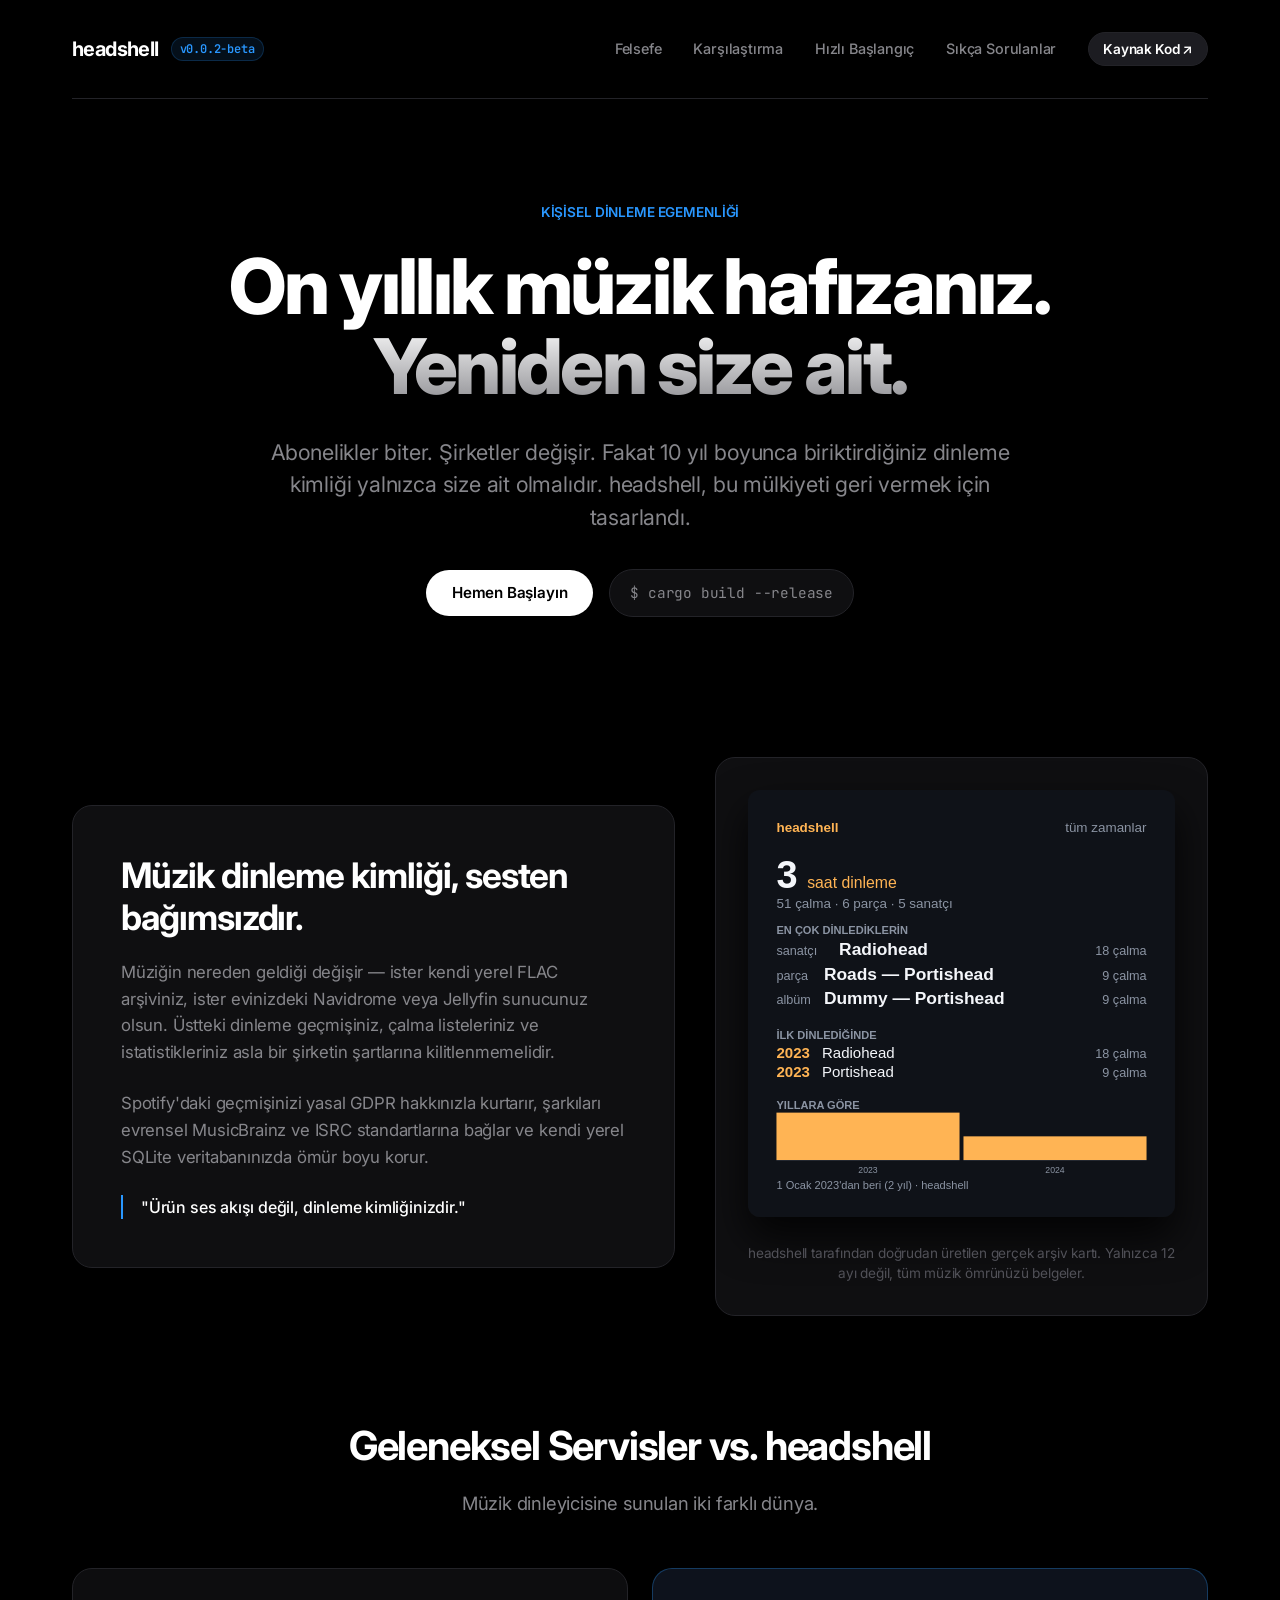
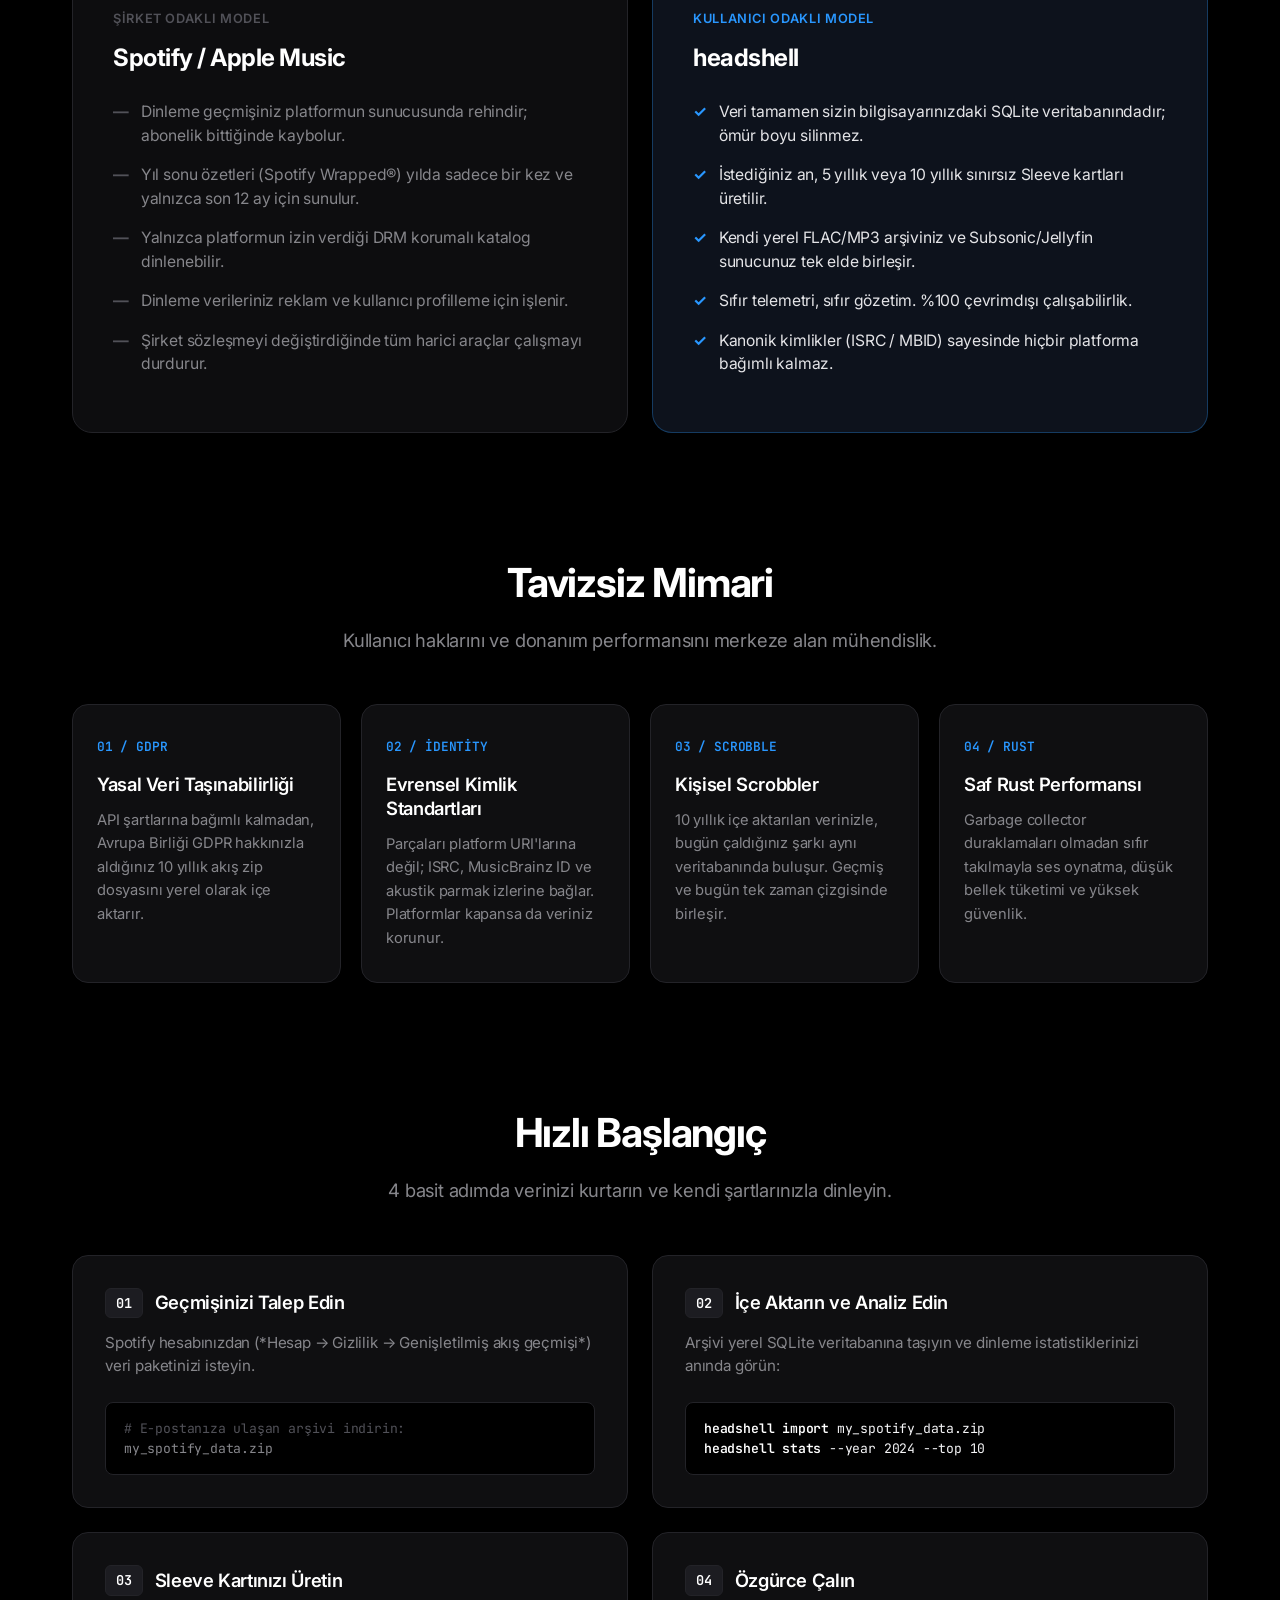
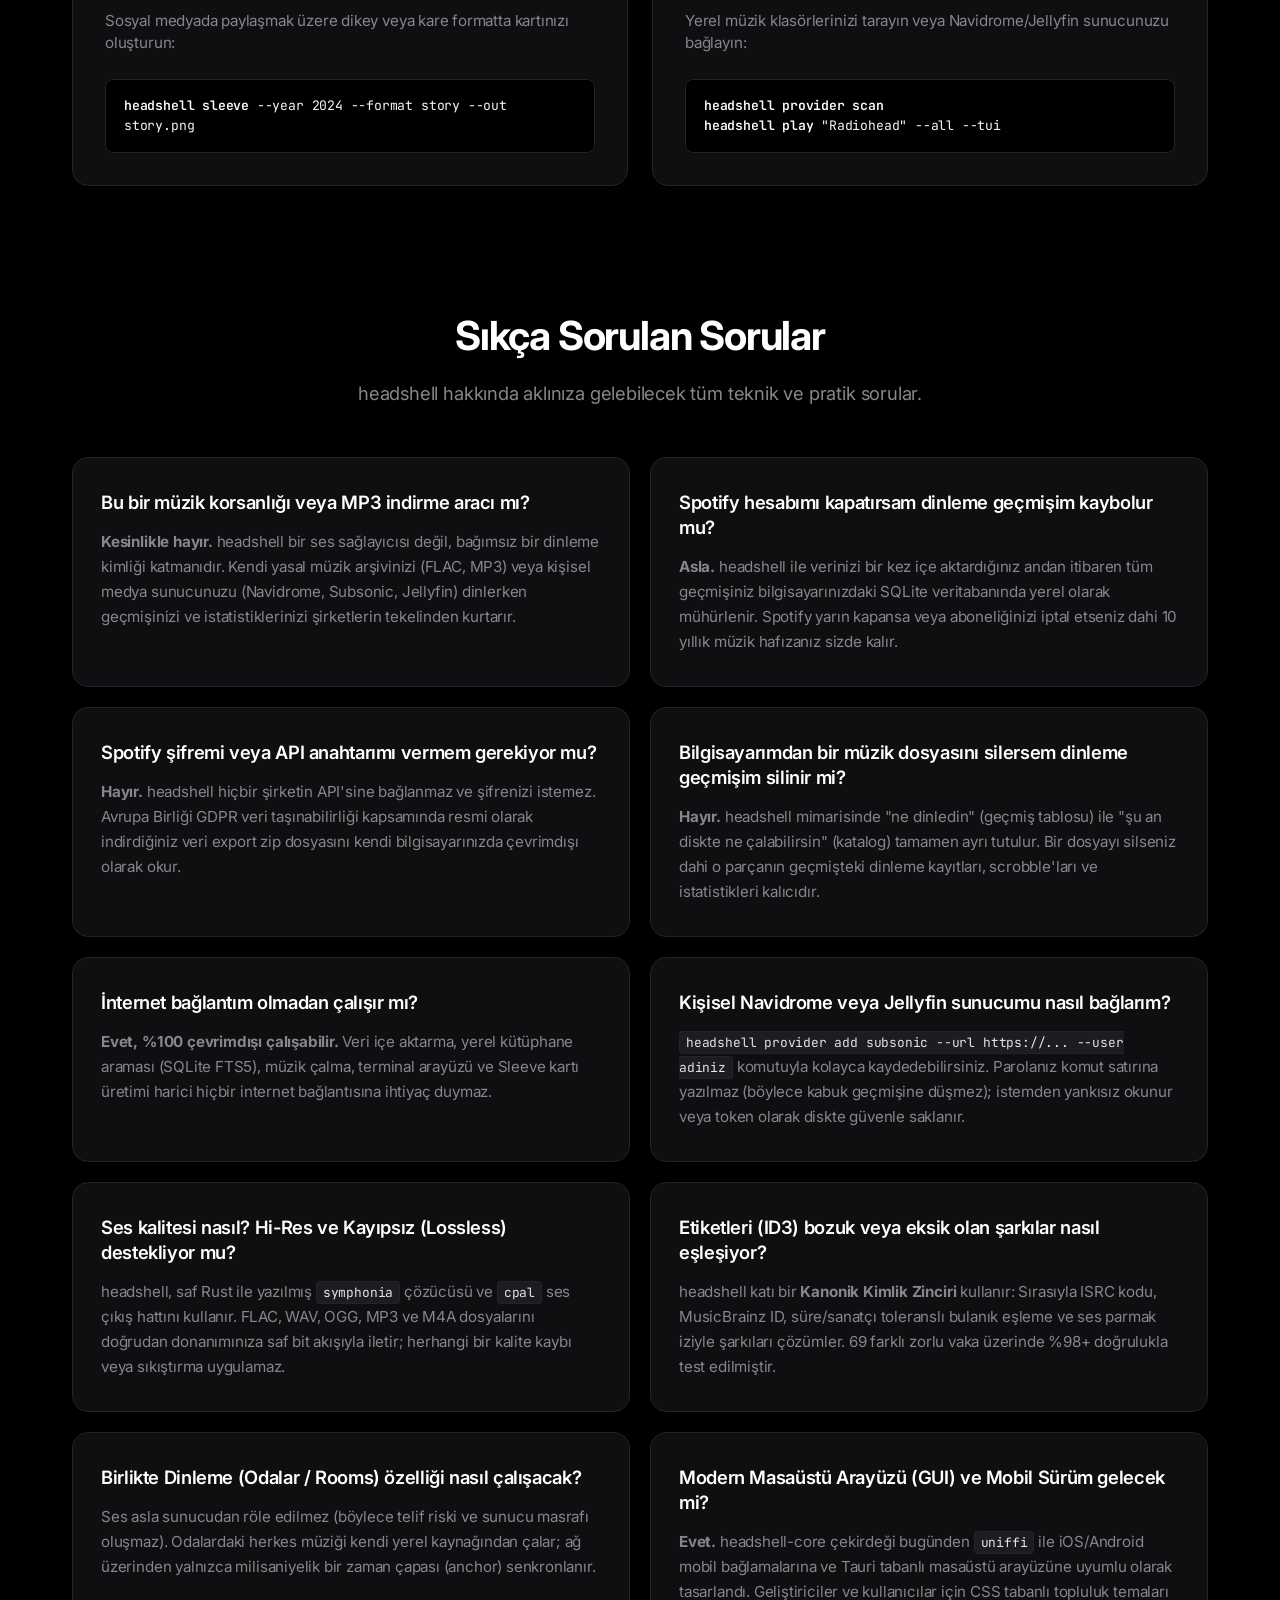
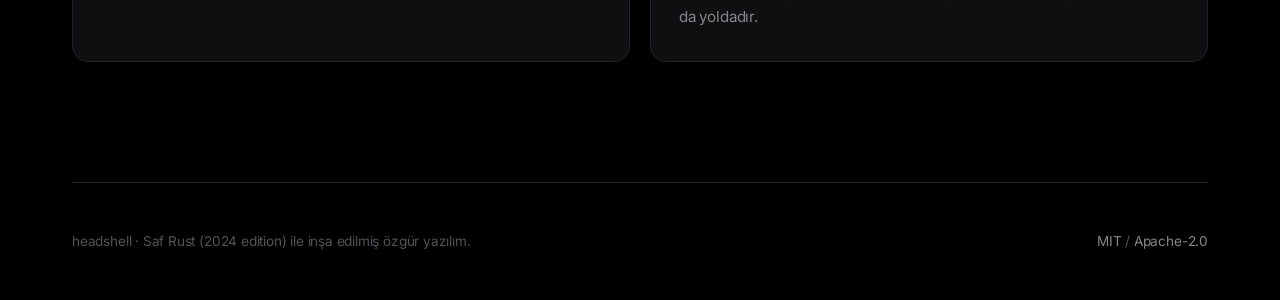
<file: docs/index.html>
<!DOCTYPE html>
<html lang="tr">
<head>
  <meta charset="UTF-8">
  <meta name="viewport" content="width=device-width, initial-scale=1.0">
  <title>headshell — On yıllık müzik hafızanız. Yeniden sizin.</title>
  <meta name="description" content="Sağlayıcıdan bağımsız dinleme kimliği. 10 yıllık müzik geçmişinizi geri alın, kendi arşivinizden veya sunucunuzdan çalın.">
  <link rel="preconnect" href="https://fonts.googleapis.com">
  <link rel="preconnect" href="https://fonts.gstatic.com" crossorigin>
  <link href="https://fonts.googleapis.com/css2?family=Inter:wght@300;400;500;600;700;800&family=JetBrains+Mono:wght@400;500;600&display=swap" rel="stylesheet">
  <style>
    /* APPLE STİLİ: Zarif Başkaldırı / Minimalist Space Black & Apple Pro Mavi */
    :root {
      --bg: #000000;
      --bg-surface: #0f0f11;
      --bg-card: #141417;
      --bg-subtle: #1c1c21;
      --border: #232328;
      --border-hover: #383842;
      --text: #f5f5f7;
      --text-muted: #86868b;
      --text-dim: #515158;
      --accent: #2997ff;       /* Apple Pro Elektrik Mavisi */
      --accent-glow: #60a5fa;
      --accent-warm: #f5f5f7;
    }

    * {
      box-sizing: border-box;
      margin: 0;
      padding: 0;
    }

    body {
      background-color: var(--bg);
      color: var(--text);
      font-family: -apple-system, BlinkMacSystemFont, 'Inter', sans-serif;
      font-size: 17px;
      line-height: 1.5;
      -webkit-font-smoothing: antialiased;
      letter-spacing: -0.011em;
    }

    .wrapper {
      max-width: 1200px;
      margin: 0 auto;
      padding: 0 32px;
    }

    /* Masthead */
    header {
      padding: 32px 0;
      border-bottom: 1px solid var(--border);
      display: flex;
      justify-content: space-between;
      align-items: center;
    }

    .brand-wrap {
      display: flex;
      align-items: center;
      gap: 12px;
    }

    .brand {
      font-size: 1.25rem;
      font-weight: 700;
      letter-spacing: -0.03em;
      color: #fff;
      text-decoration: none;
    }

    .brand-pill {
      font-size: 0.75rem;
      font-weight: 600;
      color: var(--accent);
      background: rgba(41, 151, 255, 0.1);
      border: 1px solid rgba(41, 151, 255, 0.2);
      padding: 2px 8px;
      border-radius: 100px;
      font-family: 'JetBrains Mono', monospace;
    }

    nav {
      display: flex;
      gap: 32px;
      align-items: center;
    }

    nav a {
      font-size: 0.9rem;
      font-weight: 500;
      color: var(--text-muted);
      text-decoration: none;
      transition: color 0.15s;
    }

    nav a:hover {
      color: #fff;
    }

    .btn-source {
      color: #fff;
      background: var(--bg-subtle);
      border: 1px solid var(--border);
      padding: 6px 14px;
      border-radius: 100px;
      font-size: 0.85rem;
      font-weight: 600;
      text-decoration: none;
      transition: all 0.2s;
    }

    .btn-source:hover {
      background: #27272e;
      border-color: #3f3f4a;
    }

    /* Hero / Manifesto */
    .hero {
      padding: 100px 0 60px;
      text-align: center;
      max-width: 960px;
      margin: 0 auto;
    }

    .hero-tag {
      display: inline-flex;
      align-items: center;
      gap: 8px;
      font-size: 0.85rem;
      font-weight: 600;
      color: var(--accent);
      margin-bottom: 24px;
      letter-spacing: -0.01em;
    }

    .hero h1 {
      font-size: clamp(3rem, 6vw, 4.8rem);
      font-weight: 800;
      line-height: 1.05;
      letter-spacing: -0.035em;
      color: #fff;
      margin-bottom: 28px;
    }

    .hero h1 span.gradient {
      background: linear-gradient(180deg, #ffffff 0%, #86868b 100%);
      -webkit-background-clip: text;
      -webkit-text-fill-color: transparent;
    }

    .hero .lead {
      font-size: 1.35rem;
      line-height: 1.5;
      color: var(--text-muted);
      max-width: 760px;
      margin: 0 auto 36px;
      font-weight: 400;
    }

    .hero-cta {
      display: flex;
      justify-content: center;
      gap: 16px;
      align-items: center;
    }

    .btn-primary {
      background: #fff;
      color: #000;
      padding: 12px 26px;
      border-radius: 100px;
      font-weight: 600;
      font-size: 0.95rem;
      text-decoration: none;
      transition: transform 0.15s, background-color 0.15s;
    }

    .btn-primary:hover {
      background: #e5e5e7;
      transform: scale(1.02);
    }

    .btn-secondary {
      color: var(--text-muted);
      font-family: 'JetBrains Mono', monospace;
      font-size: 0.9rem;
      background: var(--bg-surface);
      border: 1px solid var(--border);
      padding: 12px 20px;
      border-radius: 100px;
      text-decoration: none;
    }

    /* Vitrin / Grid */
    .showcase-grid {
      display: grid;
      grid-template-columns: 1.1fr 0.9fr;
      gap: 40px;
      align-items: center;
      margin: 80px 0 100px;
    }

    .manifesto-panel {
      background: var(--bg-surface);
      border: 1px solid var(--border);
      border-radius: 20px;
      padding: 48px;
    }

    .manifesto-panel h2 {
      font-size: 2.2rem;
      font-weight: 700;
      letter-spacing: -0.03em;
      line-height: 1.2;
      color: #fff;
      margin-bottom: 20px;
    }

    .manifesto-panel p {
      font-size: 1.05rem;
      color: var(--text-muted);
      line-height: 1.6;
      margin-bottom: 24px;
    }

    .manifesto-panel p:last-child {
      margin-bottom: 0;
    }

    .highlight-quote {
      border-left: 2px solid var(--accent);
      padding-left: 18px;
      color: #fff;
      font-size: 1rem;
      font-weight: 500;
      margin-top: 24px;
    }

    .artifact-card {
      background: var(--bg-surface);
      border: 1px solid var(--border);
      border-radius: 20px;
      padding: 32px;
      text-align: center;
    }

    .artifact-card img {
      max-width: 100%;
      height: auto;
      border-radius: 12px;
      box-shadow: 0 20px 40px rgba(0,0,0,0.8);
    }

    .caption {
      font-size: 0.85rem;
      color: var(--text-dim);
      margin-top: 18px;
      text-align: center;
    }

    /* Kıyaslama Tablosu */
    .section-header {
      text-align: center;
      max-width: 720px;
      margin: 0 auto 50px;
    }

    .section-header h2 {
      font-size: 2.5rem;
      font-weight: 700;
      letter-spacing: -0.03em;
      color: #fff;
      margin-bottom: 14px;
    }

    .section-header p {
      font-size: 1.15rem;
      color: var(--text-muted);
    }

    .compare-grid {
      display: grid;
      grid-template-columns: 1fr 1fr;
      gap: 24px;
      margin-bottom: 120px;
    }

    .compare-card {
      background: var(--bg-surface);
      border: 1px solid var(--border);
      border-radius: 20px;
      padding: 40px;
    }

    .compare-card.current {
      background: #0d0d0f;
    }

    .compare-card.headshell {
      background: #0d121c;
      border-color: rgba(41, 151, 255, 0.3);
    }

    .compare-card .tag {
      font-size: 0.8rem;
      font-weight: 600;
      text-transform: uppercase;
      letter-spacing: 0.05em;
      margin-bottom: 12px;
      display: block;
    }

    .compare-card.current .tag { color: var(--text-dim); }
    .compare-card.headshell .tag { color: var(--accent); }

    .compare-card h3 {
      font-size: 1.5rem;
      font-weight: 700;
      letter-spacing: -0.02em;
      color: #fff;
      margin-bottom: 24px;
    }

    .compare-list {
      list-style: none;
    }

    .compare-list li {
      font-size: 0.98rem;
      color: var(--text-muted);
      margin-bottom: 16px;
      line-height: 1.5;
      display: flex;
      gap: 12px;
    }

    .compare-card.current .compare-list li::before {
      content: "—";
      color: var(--text-dim);
      font-weight: 700;
    }

    .compare-card.headshell .compare-list li {
      color: #e4e4e7;
    }

    .compare-card.headshell .compare-list li::before {
      content: "✓";
      color: var(--accent);
      font-weight: 700;
    }

    /* Mühendislik İlkeleri (4'lü Grid) */
    .principles-grid {
      display: grid;
      grid-template-columns: repeat(4, 1fr);
      gap: 20px;
      margin-bottom: 120px;
    }

    .principle-box {
      background: var(--bg-surface);
      border: 1px solid var(--border);
      border-radius: 16px;
      padding: 32px 24px;
      transition: border-color 0.2s;
    }

    .principle-box:hover {
      border-color: var(--border-hover);
    }

    .principle-box .num {
      font-family: 'JetBrains Mono', monospace;
      font-size: 0.8rem;
      font-weight: 600;
      color: var(--accent);
      margin-bottom: 16px;
      display: block;
    }

    .principle-box h4 {
      font-size: 1.15rem;
      font-weight: 600;
      color: #fff;
      letter-spacing: -0.02em;
      margin-bottom: 12px;
      line-height: 1.3;
    }

    .principle-box p {
      font-size: 0.92rem;
      color: var(--text-muted);
      line-height: 1.6;
    }

    /* Adımlar */
    .steps-grid {
      display: grid;
      grid-template-columns: 1fr 1fr;
      gap: 24px;
      margin-bottom: 120px;
    }

    .step-card {
      background: var(--bg-surface);
      border: 1px solid var(--border);
      border-radius: 16px;
      padding: 32px;
      display: flex;
      flex-direction: column;
      justify-content: space-between;
    }

    .step-header {
      display: flex;
      align-items: center;
      gap: 12px;
      margin-bottom: 14px;
    }

    .step-num {
      font-family: 'JetBrains Mono', monospace;
      font-size: 0.85rem;
      font-weight: 600;
      color: #fff;
      background: var(--bg-subtle);
      border: 1px solid var(--border);
      padding: 4px 10px;
      border-radius: 6px;
    }

    .step-header strong {
      font-size: 1.15rem;
      font-weight: 600;
      color: #fff;
      letter-spacing: -0.02em;
    }

    .step-card p {
      font-size: 0.95rem;
      color: var(--text-muted);
      margin-bottom: 24px;
    }

    .terminal-block {
      background: #000;
      border: 1px solid var(--border);
      border-radius: 8px;
      padding: 16px 18px;
      font-family: 'JetBrains Mono', monospace;
      font-size: 0.82rem;
      overflow-x: auto;
      margin-top: auto;
    }

    .terminal-block .cmd {
      color: #fff;
      font-weight: 600;
    }

    .terminal-block .comment {
      color: var(--text-dim);
    }

    .terminal-block .output {
      color: var(--text-muted);
    }

    /* SSS (Genişletilmiş 2 Kolonlu Kartlar) */
    .faq-grid {
      display: grid;
      grid-template-columns: 1fr 1fr;
      gap: 20px;
      margin-bottom: 120px;
    }

    .faq-card {
      background: var(--bg-surface);
      border: 1px solid var(--border);
      border-radius: 16px;
      padding: 32px 28px;
      transition: all 0.2s ease;
    }

    .faq-card:hover {
      border-color: var(--border-hover);
      background: #121215;
    }

    .faq-card h4 {
      font-size: 1.15rem;
      font-weight: 600;
      color: #fff;
      letter-spacing: -0.02em;
      margin-bottom: 14px;
      line-height: 1.35;
    }

    .faq-card p {
      font-size: 0.95rem;
      color: var(--text-muted);
      line-height: 1.65;
    }

    .faq-card code {
      font-family: 'JetBrains Mono', monospace;
      font-size: 0.85em;
      background: var(--bg-subtle);
      border: 1px solid var(--border);
      padding: 2px 6px;
      border-radius: 4px;
      color: #e4e4e7;
    }

    /* Footer */
    footer {
      padding: 48px 0;
      border-top: 1px solid var(--border);
      font-size: 0.85rem;
      color: var(--text-dim);
      display: flex;
      justify-content: space-between;
      align-items: center;
      flex-wrap: wrap;
      gap: 16px;
    }

    footer a {
      color: var(--text-muted);
      text-decoration: none;
    }

    footer a:hover {
      color: #fff;
    }

    @media (max-width: 1024px) {
      .showcase-grid { grid-template-columns: 1fr; }
      .compare-grid { grid-template-columns: 1fr; }
      .principles-grid { grid-template-columns: 1fr 1fr; }
      .steps-grid { grid-template-columns: 1fr; }
      .faq-grid { grid-template-columns: 1fr; }
    }

    @media (max-width: 640px) {
      .wrapper { padding: 0 20px; }
      .principles-grid { grid-template-columns: 1fr; }
      header { flex-direction: column; gap: 16px; align-items: flex-start; }
      nav { gap: 20px; }
      .hero h1 { font-size: 2.8rem; }
    }
  </style>
</head>
<body>

  <div class="wrapper">
    
    <header>
      <div class="brand-wrap">
        <a href="#" class="brand">headshell</a>
        <span class="brand-pill">v0.0.2-beta</span>
      </div>
      <nav>
        <a href="#felsefe">Felsefe</a>
        <a href="#karsilastirma">Karşılaştırma</a>
        <a href="#baslangic">Hızlı Başlangıç</a>
        <a href="#faq">Sıkça Sorulanlar</a>
        <a href="https://github.com/headshell/headshell" target="_blank" class="btn-source">Kaynak Kod ↗</a>
      </nav>
    </header>

    <main>

      <!-- Hero -->
      <section class="hero">
        <div class="hero-tag">KİŞİSEL DİNLEME EGEMENLİĞİ</div>
        <h1>On yıllık müzik hafızanız.<br><span class="gradient">Yeniden size ait.</span></h1>
        
        <p class="lead">
          Abonelikler biter. Şirketler değişir. Fakat 10 yıl boyunca biriktirdiğiniz dinleme kimliği yalnızca size ait olmalıdır. headshell, bu mülkiyeti geri vermek için tasarlandı.
        </p>

        <div class="hero-cta">
          <a href="#baslangic" class="btn-primary">Hemen Başlayın</a>
          <span class="btn-secondary">$ cargo build --release</span>
        </div>
      </section>

      <!-- Felsefe & Vitrin Grid -->
      <section id="felsefe" class="showcase-grid">
        <div class="manifesto-panel">
          <h2>Müzik dinleme kimliği, sesten bağımsızdır.</h2>
          <p>
            Müziğin nereden geldiği değişir — ister kendi yerel FLAC arşiviniz, ister evinizdeki Navidrome veya Jellyfin sunucunuz olsun. Üstteki dinleme geçmişiniz, çalma listeleriniz ve istatistikleriniz asla bir şirketin şartlarına kilitlenmemelidir.
          </p>
          <p>
            Spotify'daki geçmişinizi yasal GDPR hakkınızla kurtarır, şarkıları evrensel MusicBrainz ve ISRC standartlarına bağlar ve kendi yerel SQLite veritabanınızda ömür boyu korur.
          </p>
          <div class="highlight-quote">
            "Ürün ses akışı değil, dinleme kimliğinizdir."
          </div>
        </div>

        <div class="artifact-card">
          <img src="ornek-kart.svg" alt="headshell tarafından üretilen arşiv Sleeve kartı">
          <div class="caption">
            headshell tarafından doğrudan üretilen gerçek arşiv kartı. Yalnızca 12 ayı değil, tüm müzik ömrünüzü belgeler.
          </div>
        </div>
      </section>

      <!-- Karşılaştırma -->
      <section id="karsilastirma">
        <div class="section-header">
          <h2>Geleneksel Servisler vs. headshell</h2>
          <p>Müzik dinleyicisine sunulan iki farklı dünya.</p>
        </div>

        <div class="compare-grid">
          <div class="compare-card current">
            <span class="tag">Şirket Odaklı Model</span>
            <h3>Spotify / Apple Music</h3>
            <ul class="compare-list">
              <li>Dinleme geçmişiniz platformun sunucusunda rehindir; abonelik bittiğinde kaybolur.</li>
              <li>Yıl sonu özetleri (Spotify Wrapped®) yılda sadece bir kez ve yalnızca son 12 ay için sunulur.</li>
              <li>Yalnızca platformun izin verdiği DRM korumalı katalog dinlenebilir.</li>
              <li>Dinleme verileriniz reklam ve kullanıcı profilleme için işlenir.</li>
              <li>Şirket sözleşmeyi değiştirdiğinde tüm harici araçlar çalışmayı durdurur.</li>
            </ul>
          </div>

          <div class="compare-card headshell">
            <span class="tag">Kullanıcı Odaklı Model</span>
            <h3>headshell</h3>
            <ul class="compare-list">
              <li>Veri tamamen sizin bilgisayarınızdaki SQLite veritabanındadır; ömür boyu silinmez.</li>
              <li>İstediğiniz an, 5 yıllık veya 10 yıllık sınırsız Sleeve kartları üretilir.</li>
              <li>Kendi yerel FLAC/MP3 arşiviniz ve Subsonic/Jellyfin sunucunuz tek elde birleşir.</li>
              <li>Sıfır telemetri, sıfır gözetim. %100 çevrimdışı çalışabilirlik.</li>
              <li>Kanonik kimlikler (ISRC / MBID) sayesinde hiçbir platforma bağımlı kalmaz.</li>
            </ul>
          </div>
        </div>
      </section>

      <!-- Mühendislik İlkeleri (4'lü Grid) -->
      <section>
        <div class="section-header">
          <h2>Tavizsiz Mimari</h2>
          <p>Kullanıcı haklarını ve donanım performansını merkeze alan mühendislik.</p>
        </div>

        <div class="principles-grid">
          <div class="principle-box">
            <span class="num">01 / GDPR</span>
            <h4>Yasal Veri Taşınabilirliği</h4>
            <p>API şartlarına bağımlı kalmadan, Avrupa Birliği GDPR hakkınızla aldığınız 10 yıllık akış zip dosyasını yerel olarak içe aktarır.</p>
          </div>

          <div class="principle-box">
            <span class="num">02 / İDENTİTY</span>
            <h4>Evrensel Kimlik Standartları</h4>
            <p>Parçaları platform URI'larına değil; ISRC, MusicBrainz ID ve akustik parmak izlerine bağlar. Platformlar kapansa da veriniz korunur.</p>
          </div>

          <div class="principle-box">
            <span class="num">03 / SCROBBLE</span>
            <h4>Kişisel Scrobbler</h4>
            <p>10 yıllık içe aktarılan verinizle, bugün çaldığınız şarkı aynı veritabanında buluşur. Geçmiş ve bugün tek zaman çizgisinde birleşir.</p>
          </div>

          <div class="principle-box">
            <span class="num">04 / RUST</span>
            <h4>Saf Rust Performansı</h4>
            <p>Garbage collector duraklamaları olmadan sıfır takılmayla ses oynatma, düşük bellek tüketimi ve yüksek güvenlik.</p>
          </div>
        </div>
      </section>

      <!-- Hızlı Başlangıç -->
      <section id="baslangic">
        <div class="section-header">
          <h2>Hızlı Başlangıç</h2>
          <p>4 basit adımda verinizi kurtarın ve kendi şartlarınızla dinleyin.</p>
        </div>

        <div class="steps-grid">
          <div class="step-card">
            <div>
              <div class="step-header">
                <span class="step-num">01</span>
                <strong>Geçmişinizi Talep Edin</strong>
              </div>
              <p>Spotify hesabınızdan (*Hesap → Gizlilik → Genişletilmiş akış geçmişi*) veri paketinizi isteyin.</p>
            </div>
            <div class="terminal-block">
              <span class="comment"># E-postanıza ulaşan arşivi indirin:</span><br>
              <span class="output">my_spotify_data.zip</span>
            </div>
          </div>

          <div class="step-card">
            <div>
              <div class="step-header">
                <span class="step-num">02</span>
                <strong>İçe Aktarın ve Analiz Edin</strong>
              </div>
              <p>Arşivi yerel SQLite veritabanına taşıyın ve dinleme istatistiklerinizi anında görün:</p>
            </div>
            <div class="terminal-block">
              <span class="cmd">headshell import</span> my_spotify_data.zip<br>
              <span class="cmd">headshell stats</span> --year 2024 --top 10
            </div>
          </div>

          <div class="step-card">
            <div>
              <div class="step-header">
                <span class="step-num">03</span>
                <strong>Sleeve Kartınızı Üretin</strong>
              </div>
              <p>Sosyal medyada paylaşmak üzere dikey veya kare formatta kartınızı oluşturun:</p>
            </div>
            <div class="terminal-block">
              <span class="cmd">headshell sleeve</span> --year 2024 --format story --out story.png
            </div>
          </div>

          <div class="step-card">
            <div>
              <div class="step-header">
                <span class="step-num">04</span>
                <strong>Özgürce Çalın</strong>
              </div>
              <p>Yerel müzik klasörlerinizi tarayın veya Navidrome/Jellyfin sunucunuzu bağlayın:</p>
            </div>
            <div class="terminal-block">
              <span class="cmd">headshell provider scan</span><br>
              <span class="cmd">headshell play</span> "Radiohead" --all --tui
            </div>
          </div>
        </div>
      </section>

      <!-- SSS (Genişletilmiş 10 Soru) -->
      <section id="faq">
        <div class="section-header">
          <h2>Sıkça Sorulan Sorular</h2>
          <p>headshell hakkında aklınıza gelebilecek tüm teknik ve pratik sorular.</p>
        </div>

        <div class="faq-grid">
          
          <div class="faq-card">
            <h4>Bu bir müzik korsanlığı veya MP3 indirme aracı mı?</h4>
            <p><strong>Kesinlikle hayır.</strong> headshell bir ses sağlayıcısı değil, bağımsız bir dinleme kimliği katmanıdır. Kendi yasal müzik arşivinizi (FLAC, MP3) veya kişisel medya sunucunuzu (Navidrome, Subsonic, Jellyfin) dinlerken geçmişinizi ve istatistiklerinizi şirketlerin tekelinden kurtarır.</p>
          </div>

          <div class="faq-card">
            <h4>Spotify hesabımı kapatırsam dinleme geçmişim kaybolur mu?</h4>
            <p><strong>Asla.</strong> headshell ile verinizi bir kez içe aktardığınız andan itibaren tüm geçmişiniz bilgisayarınızdaki SQLite veritabanında yerel olarak mühürlenir. Spotify yarın kapansa veya aboneliğinizi iptal etseniz dahi 10 yıllık müzik hafızanız sizde kalır.</p>
          </div>

          <div class="faq-card">
            <h4>Spotify şifremi veya API anahtarımı vermem gerekiyor mu?</h4>
            <p><strong>Hayır.</strong> headshell hiçbir şirketin API'sine bağlanmaz ve şifrenizi istemez. Avrupa Birliği GDPR veri taşınabilirliği kapsamında resmi olarak indirdiğiniz veri export zip dosyasını kendi bilgisayarınızda çevrimdışı olarak okur.</p>
          </div>

          <div class="faq-card">
            <h4>Bilgisayarımdan bir müzik dosyasını silersem dinleme geçmişim silinir mi?</h4>
            <p><strong>Hayır.</strong> headshell mimarisinde "ne dinledin" (geçmiş tablosu) ile "şu an diskte ne çalabilirsin" (katalog) tamamen ayrı tutulur. Bir dosyayı silseniz dahi o parçanın geçmişteki dinleme kayıtları, scrobble'ları ve istatistikleri kalıcıdır.</p>
          </div>

          <div class="faq-card">
            <h4>İnternet bağlantım olmadan çalışır mı?</h4>
            <p><strong>Evet, %100 çevrimdışı çalışabilir.</strong> Veri içe aktarma, yerel kütüphane araması (SQLite FTS5), müzik çalma, terminal arayüzü ve Sleeve kartı üretimi harici hiçbir internet bağlantısına ihtiyaç duymaz.</p>
          </div>

          <div class="faq-card">
            <h4>Kişisel Navidrome veya Jellyfin sunucumu nasıl bağlarım?</h4>
            <p><code>headshell provider add subsonic --url https://... --user adiniz</code> komutuyla kolayca kaydedebilirsiniz. Parolanız komut satırına yazılmaz (böylece kabuk geçmişine düşmez); istemden yankısız okunur veya token olarak diskte güvenle saklanır.</p>
          </div>

          <div class="faq-card">
            <h4>Ses kalitesi nasıl? Hi-Res ve Kayıpsız (Lossless) destekliyor mu?</h4>
            <p>headshell, saf Rust ile yazılmış <code>symphonia</code> çözücüsü ve <code>cpal</code> ses çıkış hattını kullanır. FLAC, WAV, OGG, MP3 ve M4A dosyalarını doğrudan donanımınıza saf bit akışıyla iletir; herhangi bir kalite kaybı veya sıkıştırma uygulamaz.</p>
          </div>

          <div class="faq-card">
            <h4>Etiketleri (ID3) bozuk veya eksik olan şarkılar nasıl eşleşiyor?</h4>
            <p>headshell katı bir <strong>Kanonik Kimlik Zinciri</strong> kullanır: Sırasıyla ISRC kodu, MusicBrainz ID, süre/sanatçı toleranslı bulanık eşleme ve ses parmak iziyle şarkıları çözümler. 69 farklı zorlu vaka üzerinde %98+ doğrulukla test edilmiştir.</p>
          </div>

          <div class="faq-card">
            <h4>Birlikte Dinleme (Odalar / Rooms) özelliği nasıl çalışacak?</h4>
            <p>Ses asla sunucudan röle edilmez (böylece telif riski ve sunucu masrafı oluşmaz). Odalardaki herkes müziği kendi yerel kaynağından çalar; ağ üzerinden yalnızca milisaniyelik bir zaman çapası (anchor) senkronlanır.</p>
          </div>

          <div class="faq-card">
            <h4>Modern Masaüstü Arayüzü (GUI) ve Mobil Sürüm gelecek mi?</h4>
            <p><strong>Evet.</strong> headshell-core çekirdeği bugünden <code>uniffi</code> ile iOS/Android mobil bağlamalarına ve Tauri tabanlı masaüstü arayüzüne uyumlu olarak tasarlandı. Geliştiriciler ve kullanıcılar için CSS tabanlı topluluk temaları da yoldadır.</p>
          </div>

        </div>
      </section>

    </main>

    <footer>
      <div>headshell · Saf Rust (2024 edition) ile inşa edilmiş özgür yazılım.</div>
      <div>
        <a href="https://github.com/headshell/headshell/blob/master/LICENSE-MIT">MIT</a> / <a href="https://github.com/headshell/headshell/blob/master/LICENSE-APACHE">Apache-2.0</a>
      </div>
    </footer>

  </div>

</body>
</html>
</file>
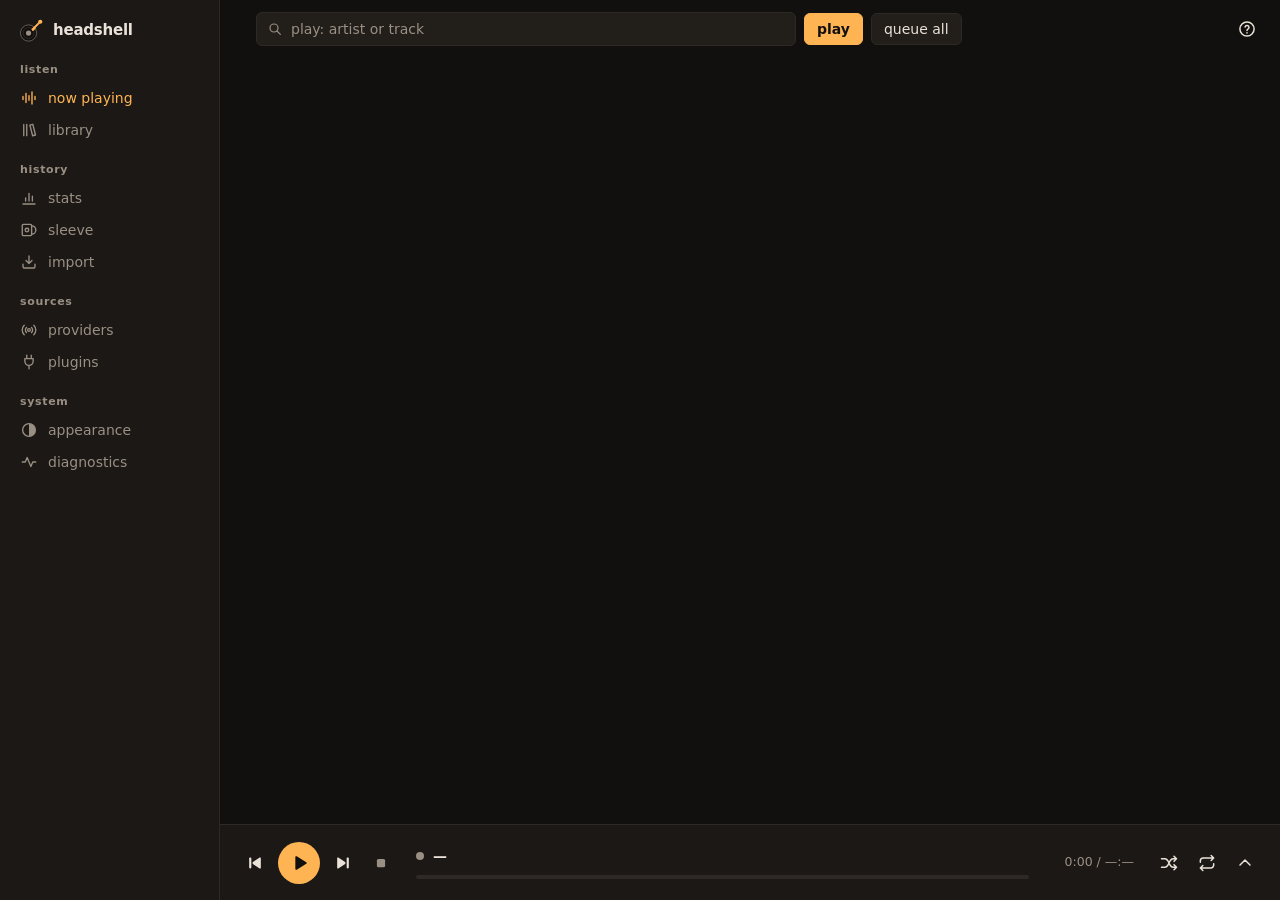
<file: crates/headshell/ui/index.html>
<!doctype html>
<html lang="en">
  <head>
    <meta charset="utf-8" />
    <meta name="viewport" content="width=device-width, initial-scale=1" />
    <title>headshell</title>
    <link rel="stylesheet" href="style.css" />
    <!-- The selected theme's CSS is written here (app.js). It comes **after**
         `style.css` so that its `:root` tokens override those. If empty, the
         default theme applies. -->
    <style id="themeCss"></style>
  </head>
  <!-- D-037/2: the class names here are **part of the contract**. A theme
       can target them; they are not renamed without notice. Adding a new
       class is free; removing an existing one or changing its meaning bumps
       the `api` version (see the `style.css` header, `src/theme.rs`).
       D-072's new skeleton did not remove a single contract class or change
       its meaning. Names and text are both in English (D-036, D-073). -->
  <body class="app">
    <!-- The icon set. Drawings, not emoji: emoji are drawn with the engine's
         colour font and do not take the theme's colour (⏯ was orange in the
         light theme too). The icons are painted with `currentColor`;
         `ui_contract.rs` checks that every icon used is defined here. -->
    <svg class="sprite" aria-hidden="true" focusable="false">
      <symbol id="i-play" viewBox="0 0 24 24">
        <path fill="currentColor" stroke="none" d="M8 5.6v12.8a1 1 0 0 0 1.52.85l10.4-6.4a1 1 0 0 0 0-1.7L9.52 4.75A1 1 0 0 0 8 5.6z" />
      </symbol>
      <symbol id="i-pause" viewBox="0 0 24 24">
        <rect fill="currentColor" stroke="none" x="6.5" y="5" width="4" height="14" rx="1.2" />
        <rect fill="currentColor" stroke="none" x="13.5" y="5" width="4" height="14" rx="1.2" />
      </symbol>
      <symbol id="i-prev" viewBox="0 0 24 24">
        <rect fill="currentColor" stroke="none" x="5" y="5.5" width="2.6" height="13" rx="1" />
        <path fill="currentColor" stroke="none" d="M19 6.3v11.4a.9.9 0 0 1-1.38.76L9.9 13.6a1.9 1.9 0 0 1 0-3.2l7.72-4.86A.9.9 0 0 1 19 6.3z" />
      </symbol>
      <symbol id="i-next" viewBox="0 0 24 24">
        <rect fill="currentColor" stroke="none" x="16.4" y="5.5" width="2.6" height="13" rx="1" />
        <path fill="currentColor" stroke="none" d="M5 6.3v11.4a.9.9 0 0 0 1.38.76l7.72-4.86a1.9 1.9 0 0 0 0-3.2L6.38 5.54A.9.9 0 0 0 5 6.3z" />
      </symbol>
      <symbol id="i-stop" viewBox="0 0 24 24">
        <rect fill="currentColor" stroke="none" x="6.5" y="6.5" width="11" height="11" rx="2" />
      </symbol>
      <symbol id="i-shuffle" viewBox="0 0 24 24">
        <path d="M3 7h4c1.7 0 2.7.9 3.6 2.3l2.8 5.4c.9 1.4 1.9 2.3 3.6 2.3H21M3 17h4c1.7 0 2.7-.9 3.6-2.3l2.8-5.4c.9-1.4 1.9-2.3 3.6-2.3H21M18 4l3 3-3 3M18 14l3 3-3 3" />
      </symbol>
      <symbol id="i-repeat" viewBox="0 0 24 24">
        <path d="M4 11V9.5A3.5 3.5 0 0 1 7.5 6H20M17 3l3 3-3 3M20 13v1.5a3.5 3.5 0 0 1-3.5 3.5H4M7 21l-3-3 3-3" />
      </symbol>
      <symbol id="i-repeat-one" viewBox="0 0 24 24">
        <path d="M4 11V9.5A3.5 3.5 0 0 1 7.5 6H20M17 3l3 3-3 3M20 13v1.5a3.5 3.5 0 0 1-3.5 3.5H4M7 21l-3-3 3-3M11 10.4l1.4-1.1v5.4" />
      </symbol>
      <symbol id="i-search" viewBox="0 0 24 24">
        <circle cx="10.5" cy="10.5" r="6" />
        <path d="m15 15 5 5" />
      </symbol>
      <symbol id="i-now" viewBox="0 0 24 24">
        <path d="M4 10v4M8 6v12M12 9v6M16 4v16M20 10v4" />
      </symbol>
      <symbol id="i-library" viewBox="0 0 24 24">
        <path d="M5 4.5v15M9 4.5v15M13.2 5.4l3.9-1 3.6 14.3-3.9 1z" />
      </symbol>
      <symbol id="i-stats" viewBox="0 0 24 24">
        <path d="M4 20h16M7.5 16v-4M12 16V6M16.5 16V9.5" />
      </symbol>
      <symbol id="i-sleeve" viewBox="0 0 24 24">
        <rect x="3" y="4.5" width="12.5" height="15" rx="1.5" />
        <path d="M15.5 6.4a5.6 5.6 0 0 1 0 11.2" />
        <circle cx="9.25" cy="12" r="2.4" />
      </symbol>
      <symbol id="i-import" viewBox="0 0 24 24">
        <path d="M12 4v10M8 10l4 4 4-4M4 15v2.5A2.5 2.5 0 0 0 6.5 20h11a2.5 2.5 0 0 0 2.5-2.5V15" />
      </symbol>
      <symbol id="i-providers" viewBox="0 0 24 24">
        <circle cx="12" cy="12" r="1.8" />
        <path d="M8.6 15.4a4.8 4.8 0 0 1 0-6.8M15.4 8.6a4.8 4.8 0 0 1 0 6.8M5.6 18.4a9 9 0 0 1 0-12.8M18.4 5.6a9 9 0 0 1 0 12.8" />
      </symbol>
      <symbol id="i-plugins" viewBox="0 0 24 24">
        <path d="M9 3v4.5M15 3v4.5M6.5 7.5h11V11a5.5 5.5 0 0 1-11 0zM12 16.5V21" />
      </symbol>
      <symbol id="i-theme" viewBox="0 0 24 24">
        <circle cx="12" cy="12" r="8.5" />
        <path fill="currentColor" stroke="none" d="M12 3.5a8.5 8.5 0 0 1 0 17z" />
      </symbol>
      <symbol id="i-diag" viewBox="0 0 24 24">
        <path d="M3 12h4l2.5-6 5 12 2.5-6h4" />
      </symbol>
      <symbol id="i-help" viewBox="0 0 24 24">
        <circle cx="12" cy="12" r="8.5" />
        <path d="M9.7 9.5a2.4 2.4 0 0 1 4.7.6c0 1.6-2.4 2.1-2.4 3.8M12 16.6v.3" />
      </symbol>
      <symbol id="i-close" viewBox="0 0 24 24">
        <path d="M6.5 6.5l11 11M17.5 6.5l-11 11" />
      </symbol>
      <symbol id="i-chevron" viewBox="0 0 24 24">
        <path d="M6 14.5l6-6 6 6" />
      </symbol>
      <symbol id="i-copy" viewBox="0 0 24 24">
        <rect x="8.5" y="8.5" width="11" height="11" rx="2" />
        <path d="M15.5 8.5V6.5a2 2 0 0 0-2-2h-7a2 2 0 0 0-2 2v7a2 2 0 0 0 2 2h2" />
      </symbol>
      <symbol id="i-check" viewBox="0 0 24 24">
        <path d="m5 12.5 4.5 4.5L19 7.5" />
      </symbol>
      <symbol id="i-refresh" viewBox="0 0 24 24">
        <path d="M19.5 12a7.5 7.5 0 1 1-2.2-5.3M19.5 4v4.5H15" />
      </symbol>
      <symbol id="i-archive" viewBox="0 0 24 24">
        <rect x="3.5" y="4.5" width="17" height="4" rx="1" />
        <path d="M5 8.5v9.5A1.5 1.5 0 0 0 6.5 19.5h11A1.5 1.5 0 0 0 19 18V8.5M10 12.5h4" />
      </symbol>
    </svg>

    <!-- ————————————————— sidebar
         The groups are the layers of the listening identity: playing,
         history, where the sound comes from, the app itself. A new
         capability is not a new flat tab but a new row in a group (Phase 4's
         rooms go under "listen"). -->
    <nav class="sidebar" aria-label="sections">
      <div class="brand">
        <!-- A simplified form of the app icon (`icons/icon.svg`): a record and
             a tonearm. The parts take the theme's colour. -->
        <svg class="brand-mark" viewBox="0 0 32 32" aria-hidden="true">
          <circle class="brand-disc" cx="13" cy="18.5" r="10" />
          <circle class="brand-groove" cx="13" cy="18.5" r="6.8" />
          <circle class="brand-label" cx="13" cy="18.5" r="3.2" />
          <path class="brand-arm" d="M27.2 4.8 20 12" />
          <circle class="brand-pivot" cx="27.4" cy="4.6" r="2.6" />
          <rect class="brand-head" x="17.6" y="10.6" width="3.2" height="5.4" rx="1" transform="rotate(45 19.2 13.3)" />
        </svg>
        <span class="brand-word">headshell</span>
      </div>

      <div id="navList" class="nav-list">
        <span id="navPill" class="nav-pill" aria-hidden="true" hidden></span>

        <div class="nav-group" role="group" aria-labelledby="navGroupListen">
          <p id="navGroupListen" class="nav-group-title">listen</p>
          <button class="nav" data-panel="now" aria-current="true" title="now playing (Ctrl+1)">
            <svg class="icon" aria-hidden="true"><use href="#i-now" /></svg><span class="nav-label">now playing</span>
          </button>
          <button class="nav" data-panel="library" title="library (Ctrl+2)">
            <svg class="icon" aria-hidden="true"><use href="#i-library" /></svg><span class="nav-label">library</span>
          </button>
        </div>

        <div class="nav-group" role="group" aria-labelledby="navGroupHistory">
          <p id="navGroupHistory" class="nav-group-title">history</p>
          <button class="nav" data-panel="stats" title="stats (Ctrl+3)">
            <svg class="icon" aria-hidden="true"><use href="#i-stats" /></svg><span class="nav-label">stats</span>
          </button>
          <button class="nav" data-panel="sleeve" title="sleeve card (Ctrl+4)">
            <svg class="icon" aria-hidden="true"><use href="#i-sleeve" /></svg><span class="nav-label">sleeve</span>
          </button>
          <button class="nav" data-panel="import" title="import (Ctrl+5)">
            <svg class="icon" aria-hidden="true"><use href="#i-import" /></svg><span class="nav-label">import</span>
          </button>
        </div>

        <div class="nav-group" role="group" aria-labelledby="navGroupSources">
          <p id="navGroupSources" class="nav-group-title">sources</p>
          <button class="nav" data-panel="providers" title="providers (Ctrl+6)">
            <svg class="icon" aria-hidden="true"><use href="#i-providers" /></svg><span class="nav-label">providers</span>
          </button>
          <button class="nav" data-panel="plugins" title="plugins (Ctrl+7)">
            <svg class="icon" aria-hidden="true"><use href="#i-plugins" /></svg><span class="nav-label">plugins</span>
            <span id="navPluginBadge" class="nav-badge" hidden></span>
          </button>
        </div>

        <div class="nav-group" role="group" aria-labelledby="navGroupSystem">
          <p id="navGroupSystem" class="nav-group-title">system</p>
          <button class="nav" data-panel="theme" title="appearance (Ctrl+8)">
            <svg class="icon" aria-hidden="true"><use href="#i-theme" /></svg><span class="nav-label">appearance</span>
          </button>
          <button class="nav" data-panel="diag" title="diagnostics (Ctrl+9)">
            <svg class="icon" aria-hidden="true"><use href="#i-diag" /></svg><span class="nav-label">diagnostics</span>
          </button>
        </div>
      </div>

      <p class="sidebar-foot"><span id="appVersion"></span></p>
    </nav>

    <div id="mainColumn" class="main">
      <header class="topbar">
        <form id="playForm" class="play-form" role="search">
          <label class="field">
            <svg class="icon" aria-hidden="true"><use href="#i-search" /></svg>
            <input
              id="playQuery"
              type="search"
              placeholder="play: artist or track"
              aria-label="track or artist to play"
              autocomplete="off"
              spellcheck="false"
            />
          </label>
          <button type="submit" class="primary">play</button>
          <button id="btnPlayAll" type="button" title="queue every matching track (Shift+Enter)">queue all</button>
        </form>
        <span id="busy" class="busy" role="status" hidden></span>
        <button id="btnHelp" class="icon-button" type="button" title="keyboard shortcuts (?)" aria-label="keyboard shortcuts">
          <svg class="icon" aria-hidden="true"><use href="#i-help" /></svg>
        </button>
      </header>

      <main id="content" class="content">
        <!-- ————————————————— library -->
        <section id="panel-library" class="panel" aria-labelledby="titleLibrary" hidden>
          <header class="panel-head">
            <h1 id="titleLibrary" class="panel-title">library</h1>
            <p class="panel-lede">
              Searches your listening history: imported exports and what was played here. The
              count is the number of counted listens — the same calculation as in the stats.
            </p>
          </header>
          <form id="searchForm" class="row">
            <label class="field grow">
              <svg class="icon" aria-hidden="true"><use href="#i-search" /></svg>
              <input
                id="searchQuery"
                type="search"
                placeholder="artist, track, album"
                aria-label="search the library"
                autocomplete="off"
              />
            </label>
            <button type="submit">search</button>
            <button id="btnSearchPlayAll" type="button" hidden>queue all</button>
          </form>
          <p id="searchIdle" class="empty">Type an artist, a track or an album and press Enter.</p>
          <p id="searchCount" class="hint" hidden></p>
          <table id="searchResult" class="table" hidden>
            <thead>
              <tr>
                <th>track</th>
                <th>artist</th>
                <th>album</th>
                <th class="num">listens</th>
                <th class="num">time</th>
                <th><span class="visually-hidden">action</span></th>
              </tr>
            </thead>
            <tbody></tbody>
          </table>
          <p id="searchEmpty" class="empty" hidden></p>
        </section>

        <!-- ————————————————— stats -->
        <section id="panel-stats" class="panel" aria-labelledby="titleStats" hidden>
          <header class="panel-head">
            <h1 id="titleStats" class="panel-title">stats</h1>
            <p class="panel-lede">
              All computed from raw listen records. Clicking a year's bar narrows it down to
              that year.
            </p>
            <div class="panel-actions">
              <label class="inline-label">rows
                <select id="statsTop" aria-label="how many rows in lists">
                  <option value="10">10</option>
                  <option value="25">25</option>
                  <option value="50">50</option>
                  <option value="100">100</option>
                </select>
              </label>
              <button id="btnStatsRefresh" type="button" title="recompute">
                <svg class="icon" aria-hidden="true"><use href="#i-refresh" /></svg><span>refresh</span>
              </button>
            </div>
          </header>

          <p id="statsScope" class="scope"></p>
          <div id="statsSummary" class="summary"></div>
          <p id="statsEmpty" class="empty" hidden>
            No listens to count. First give an export archive in <b>import</b>, or play
            something.
          </p>
          <p id="statsNotes" class="hint"></p>

          <div id="statsYearsBlock" hidden>
            <h2 class="section-title">by year</h2>
            <div id="statsYears" class="years" role="group" aria-label="year selection"></div>
          </div>

          <div id="statsLists" class="two-col">
            <div>
              <h3>artists</h3>
              <ol id="statsArtists" class="ranking"></ol>
            </div>
            <div>
              <h3>tracks</h3>
              <ol id="statsTracks" class="ranking"></ol>
            </div>
            <div>
              <h3>albums</h3>
              <ol id="statsAlbums" class="ranking"></ol>
            </div>
          </div>
        </section>

        <!-- ————————————————— sleeve (Phase 0.5)
             It used to live under the statistics. The project's distribution
             hook (D-004) deserves a row of its own. -->
        <section id="panel-sleeve" class="panel" aria-labelledby="titleSleeve" hidden>
          <header class="panel-head">
            <h1 id="titleSleeve" class="panel-title">sleeve</h1>
            <p class="panel-lede">
              A shareable listening card — with all of your history, which the provider's
              12-month year-end card cannot see.
            </p>
          </header>
          <form id="sleeveForm" class="row">
            <label class="inline-label">year
              <input id="sleeveYear" type="number" min="1900" max="2999" placeholder="all" />
            </label>
            <div class="segmented" role="radiogroup" aria-label="format">
              <span class="segmented-thumb" aria-hidden="true"></span>
              <button type="button" role="radio" class="segment" data-format="square" aria-checked="true">square</button>
              <button type="button" role="radio" class="segment" data-format="story" aria-checked="false">story</button>
            </div>
            <button type="submit">preview</button>
            <button id="btnSleeveSave" type="button" class="primary" disabled>save as…</button>
          </form>
          <div id="sleeveStage" class="card-stage">
            <div id="sleevePreview" class="card-preview" hidden></div>
            <p id="sleeveEmpty" class="empty">Press <b>preview</b> to see the card.</p>
          </div>
          <p class="hint">
            The core's own renderer produces the card; the saved file is the same as what
            you see on screen. The extension decides the format: <code>.png</code> or <code>.svg</code>.
          </p>
        </section>

        <!-- ————————————————— import -->
        <section id="panel-import" class="panel" aria-labelledby="titleImport" hidden>
          <header class="panel-head">
            <h1 id="titleImport" class="panel-title">import</h1>
            <p class="panel-lede">
              History comes not from an API but <b>from export files</b> — the right to data portability
              cannot be restricted by terms of service. Giving the same archive twice does no
              harm — duplicate records are counted and skipped.
            </p>
          </header>
          <div id="dropzone" class="dropzone">
            <svg class="dropzone-icon" aria-hidden="true"><use href="#i-archive" /></svg>
            <p class="dropzone-title">Drop the export archive onto the window</p>
            <p class="hint">
              a zip or an extracted directory · today Spotify's export can be read (extended
              streaming history and account data)
            </p>
            <form id="importForm" class="row">
              <input
                id="importPath"
                type="text"
                class="grow"
                placeholder="/path/my_spotify_data.zip"
                aria-label="path of the export archive"
              />
              <button id="btnImportPick" type="button">choose a file…</button>
              <button type="submit" class="primary">import</button>
            </form>
          </div>

          <div id="importReport" hidden>
            <h2 class="section-title">last import</h2>
            <p id="importSource" class="scope"></p>
            <div id="importSummary" class="summary"></div>
            <h3>identity chain</h3>
            <div id="importChain" class="chain"></div>
            <p id="importSkipped" class="hint" hidden></p>
            <details id="importRaw" class="fold">
              <summary>raw report</summary>
              <pre id="importResult" class="block"></pre>
            </details>
          </div>
        </section>

        <!-- ————————————————— providers -->
        <section id="panel-providers" class="panel" aria-labelledby="titleProviders" hidden>
          <header class="panel-head">
            <h1 id="titleProviders" class="panel-title">providers</h1>
            <p class="panel-lede">
              Where the sound comes from. They all play into the same queue, and every play is
              written to the same history.
            </p>
            <div class="panel-actions">
              <button id="btnScanStale" type="button">scan only if changed</button>
              <button id="btnScan" type="button">scan</button>
            </div>
          </header>

          <div class="card">
            <h2 class="section-title">local directories</h2>
            <ul id="musicDirs" class="paths"></ul>
            <p class="hint">
              <code>HEADSHELL_MUSIC_DIRS</code> (an environment variable) sets them. Files re-tagged in
              place are only picked up when a plain <b>scan</b> runs.
            </p>
          </div>

          <h2 class="section-title">registered providers</h2>
          <table id="providerTable" class="table">
            <thead>
              <tr><th>name</th><th>capabilities</th><th>state</th><th><span class="visually-hidden">action</span></th></tr>
            </thead>
            <tbody></tbody>
          </table>
          <p id="providerEmpty" class="empty" hidden>
            No registered providers. Set <code>HEADSHELL_MUSIC_DIRS</code> for local files,
            add a server below for a remote library, or install a plugin from the <b>plugins</b>
            catalog.
          </p>

          <h2 class="section-title">servers</h2>
          <table id="serverTable" class="table">
            <thead>
              <tr><th>name</th><th>type</th><th>address</th><th>user</th><th><span class="visually-hidden">action</span></th></tr>
            </thead>
            <tbody></tbody>
          </table>
          <p id="serverEmpty" class="empty" hidden>No registered servers.</p>

          <details class="fold">
            <summary>add a server</summary>
            <form id="serverForm" class="grid">
              <label>type
                <select id="serverKind">
                  <option value="subsonic">subsonic</option>
                  <option value="jellyfin">jellyfin</option>
                </select>
              </label>
              <label>address <input id="serverUrl" type="url" placeholder="https://music.home" required /></label>
              <label>user <input id="serverUser" type="text" required /></label>
              <label>password <input id="serverPassword" type="password" /></label>
              <label>api key (jellyfin) <input id="serverApiKey" type="password" /></label>
              <label>name (derived from the address if empty) <input id="serverName" type="text" /></label>
              <label class="check"><input id="serverVerify" type="checkbox" checked /> connect and verify before saving</label>
              <button type="submit" class="primary">add</button>
            </form>
          </details>
        </section>

        <!-- ————————————————— plugins (Phase 2, D-069, D-071) -->
        <section id="panel-plugins" class="panel" aria-labelledby="titlePlugins" hidden>
          <header class="panel-head">
            <h1 id="titlePlugins" class="panel-title">plugins</h1>
            <p class="panel-lede">
              Written in JavaScript and run in the engine inside the app; you do not need to
              install any runtime.
            </p>
          </header>

          <div class="segmented tabs" role="tablist" aria-label="plugin view">
            <span class="segmented-thumb" aria-hidden="true"></span>
            <button id="tabInstalled" type="button" role="tab" class="segment" aria-selected="true" aria-controls="pluginsInstalled">installed</button>
            <button id="tabCatalog" type="button" role="tab" class="segment" aria-selected="false" aria-controls="pluginsCatalog">catalog</button>
            <button id="tabSecrets" type="button" role="tab" class="segment" aria-selected="false" aria-controls="pluginsSecrets">secrets</button>
          </div>

          <div id="pluginsInstalled" class="tab-panel" role="tabpanel" aria-labelledby="tabInstalled">
            <div class="row">
              <button id="btnPluginReload" type="button">
                <svg class="icon" aria-hidden="true"><use href="#i-refresh" /></svg><span>refresh the list</span>
              </button>
              <span id="pluginSummary" class="hint"></span>
            </div>
            <p id="pluginEnforce" class="warn-note" hidden>
              <b>Permissions are not enforced.</b> The listed permissions are the ones the plugin <i>declares</i>
              — the core does not technically restrict them (D-040). Consent is given to
              plugins you trust.
            </p>
            <p id="pluginEnforced" class="note" hidden>
              <b>Permissions are enforced.</b> The plugin can only connect to the hosts it declares
              and cannot access the file system (D-069). The tools on the <b>engine</b> line
              (like yt-dlp) are separate programs and are outside this boundary.
            </p>
            <ul id="pluginList" class="plugins"></ul>
            <p id="pluginEmpty" class="empty" hidden>
              No plugins installed. You can install them from the <b>catalog</b>. A plugin installed by hand
              goes into the <code>plugins/</code> folder of the data directory; its path is in the environment block under
              <b>diagnostics</b>.
            </p>
          </div>

          <div id="pluginsCatalog" class="tab-panel" role="tabpanel" aria-labelledby="tabCatalog" hidden>
            <p class="note">
              Plugins come from the <code>headshell/plugins</code> repository. The catalog is only read when you
              ask; every file is verified with its sha256, and an installed plugin <b>awaits
              consent</b>. An update never overwrites a plugin installed or changed
              by hand.
            </p>
            <div class="row">
              <button id="btnCatalogLoad" type="button" class="primary">fetch the catalog</button>
              <button id="btnCatalogUpdateAll" type="button">update all</button>
              <span id="catalogSummary" class="hint"></span>
            </div>
            <p id="catalogDelisted" class="warn-note" hidden></p>
            <ul id="catalogList" class="plugins"></ul>
          </div>

          <div id="pluginsSecrets" class="tab-panel" role="tabpanel" aria-labelledby="tabSecrets" hidden>
            <p class="note">
              Keys used by the plugins and the core (API keys, tokens, cookies).
              The list only carries <b>names</b> — values are never read back (D-042).
              The namespace is the plugin's name (<code>ytmusic</code>) or a link of the core
              (<code>identity:acoustid</code>).
            </p>
            <table id="secretTable" class="table">
              <thead>
                <tr><th>namespace</th><th>key</th><th><span class="visually-hidden">action</span></th></tr>
              </thead>
              <tbody></tbody>
            </table>
            <p id="secretEmpty" class="empty" hidden>No secrets stored.</p>
            <form id="secretForm" class="row">
              <input id="secretNamespace" type="text" placeholder="namespace (e.g. identity:acoustid)" aria-label="secret namespace" required />
              <input id="secretKey" type="text" placeholder="key (e.g. api_key)" aria-label="secret key" required />
              <input id="secretValue" type="password" placeholder="value" aria-label="secret value" required />
              <button type="submit" class="primary">save</button>
            </form>
          </div>
        </section>

        <!-- ————————————————— appearance -->
        <section id="panel-theme" class="panel" aria-labelledby="titleTheme" hidden>
          <header class="panel-head">
            <h1 id="titleTheme" class="panel-title">appearance</h1>
            <p class="panel-lede">
              Themes only change the look: colour, corner radius, motion duration. They
              cannot access data or run scripts.
            </p>
            <div class="panel-actions">
              <button id="btnThemeReload" type="button">
                <svg class="icon" aria-hidden="true"><use href="#i-refresh" /></svg><span>refresh the list</span>
              </button>
            </div>
          </header>

          <ul id="themeList" class="themes"></ul>

          <h2 class="section-title">writing a theme</h2>
          <p class="hint">
            A theme is a directory with <b>theme.json</b> and <b>theme.css</b> in it. Put it in the path
            below and press <b>refresh the list</b> — no need to close the app. The
            guaranteed surface is only <b>:root</b> and its <b>--headshell-*</b> tokens; themes that go
            beyond it are loaded, but flagged <i>extended</i> in the list.
          </p>
          <pre id="themeDir" class="block"></pre>

          <h2 class="section-title">themes that could not be loaded</h2>
          <ul id="themeRejected" class="rejected"></ul>
          <p id="themeRejectedEmpty" class="empty">No rejected themes.</p>
        </section>

        <!-- ————————————————— diagnostics -->
        <section id="panel-diag" class="panel" aria-labelledby="titleDiag" hidden>
          <header class="panel-head">
            <h1 id="titleDiag" class="panel-title">diagnostics</h1>
            <p class="panel-lede">
              When something goes wrong, this is where you see at which stage it stopped. When
              reporting a problem, paste the last run's block as it is.
            </p>
          </header>

          <h2 class="section-title">last run</h2>
          <div class="row">
            <button id="btnDiag" type="button">
              <svg class="icon" aria-hidden="true"><use href="#i-refresh" /></svg><span>refresh</span>
            </button>
            <button id="btnDiagCopy" type="button" hidden>
              <svg class="icon" aria-hidden="true"><use href="#i-copy" /></svg><span>copy to the clipboard</span>
            </button>
          </div>
          <pre id="diagResult" class="block" hidden></pre>
          <details id="diagRawFold" class="fold" hidden>
            <summary>JSON</summary>
            <pre id="diagRaw" class="block"></pre>
          </details>

          <h2 class="section-title">environment</h2>
          <pre id="envBlock" class="block"></pre>

          <h2 class="section-title">identity resolution</h2>
          <form id="resolveForm" class="row">
            <input
              id="resolveQuery"
              type="text"
              class="grow"
              placeholder="Artist - Title"
              aria-label="track to resolve"
            />
            <button type="submit">resolve</button>
          </form>
          <p class="hint">
            Shows which link gave a track its canonical identity: ISRC → MBID →
            fuzzy → fingerprint. It only goes online when the app was started with
            <code>HEADSHELL_ONLINE=1</code> — the CLI's <code>--online</code>.
          </p>
          <div id="resolveCard" class="card" hidden>
            <dl id="resolveFacts" class="facts-list"></dl>
            <details class="fold">
              <summary>JSON</summary>
              <pre id="resolveResult" class="block"></pre>
            </details>
          </div>
        </section>
      </main>

      <!-- ————————————————— now playing (D-075)
           Not a section of the scrolling content but a sheet over it: it rises
           out of the player bar and goes back into it, so the section under
           it keeps its place and its scroll. A click on the player bar, a drag
           on the bar or on the sheet, the sidebar row and Ctrl+1 all move the
           same sheet. -->
      <div id="nowScrim" class="now-scrim" aria-hidden="true" hidden></div>
      <section id="panel-now" class="panel now-sheet" aria-labelledby="titleNow" hidden>
        <div class="now-sheet-head">
          <h1 id="titleNow" class="visually-hidden">now playing</h1>
          <button id="btnNowGrabber" class="grabber" type="button" title="close (Esc)" aria-label="close now playing"></button>
        </div>

        <div id="nowView" class="now-view" hidden>
          <div class="now-hero">
            <div id="nowCard" class="now-card" hidden>
              <!-- The record turns while playing, and the arm follows the
                   position from the outer groove to the inner one — the same
                   estimate as the progress bar. The album's cover, when there
                   is one, is the record's label (D-076): a larger round label
                   that turns with the record. Without one the plain label
                   stays. -->
              <div class="turntable" aria-hidden="true">
                <span class="platter"></span>
                <span class="record">
                  <svg viewBox="0 0 100 100">
                    <defs>
                      <clipPath id="recordCoverClip"><circle cx="50" cy="50" r="23" /></clipPath>
                    </defs>
                    <circle class="record-vinyl" cx="50" cy="50" r="49.5" />
                    <circle class="record-groove" cx="50" cy="50" r="45" />
                    <circle class="record-groove" cx="50" cy="50" r="40" />
                    <circle class="record-groove faint" cx="50" cy="50" r="35.5" />
                    <circle class="record-groove" cx="50" cy="50" r="31" />
                    <circle class="record-groove faint" cx="50" cy="50" r="26.5" />
                    <circle class="record-label" cx="50" cy="50" r="17" />
                    <path class="record-label-shade" d="M50 33a17 17 0 0 1 0 34z" />
                    <g id="nowCover" class="record-cover" hidden>
                      <image
                        id="nowCoverImage"
                        x="27"
                        y="27"
                        width="46"
                        height="46"
                        preserveAspectRatio="xMidYMid slice"
                        clip-path="url(#recordCoverClip)"
                      />
                      <circle class="record-cover-edge" cx="50" cy="50" r="23" />
                    </g>
                    <circle class="record-hole" cx="50" cy="50" r="1.5" />
                  </svg>
                </span>
                <span class="record-sheen"></span>
                <span id="nowArm" class="tonearm">
                  <svg viewBox="0 0 100 100">
                    <rect class="arm-weight" x="80.6" y="2.6" width="6.8" height="8" rx="1.4" />
                    <circle class="arm-base" cx="84" cy="16" r="6.4" />
                    <path class="arm-rod" d="M84 10.6V70" />
                    <!-- The headshell, turned towards the spindle; the stylus is
                         at its tip (80.9/79.5 once turned). -->
                    <g transform="rotate(18 84 70)">
                      <path class="arm-head" d="M82.3 68.8h3.4l1.1 10.4a1.2 1.2 0 0 1-1.2 1.3h-3.2a1.2 1.2 0 0 1-1.2-1.3z" />
                      <path class="arm-lift" d="M86.2 71.4l4-1.4" />
                      <rect class="arm-cartridge" x="82.9" y="76.4" width="2.2" height="3.4" rx="0.5" />
                    </g>
                    <circle class="arm-pivot" cx="84" cy="16" r="2.4" />
                  </svg>
                </span>
              </div>
              <div class="now-meta">
                <p id="nowCardState" class="kicker"></p>
                <h2 id="nowCardTitle" class="now-card-title">—</h2>
                <p id="nowCardArtist" class="now-card-artist"></p>
                <p class="facts">
                  <span id="nowCardSource" class="chip"></span>
                  <span id="nowCardDuration"></span>
                </p>
              </div>
            </div>
          </div>

          <div class="now-side">
            <h2 class="section-title">up next <span id="queueCount" class="count"></span></h2>
            <!-- What the covers could not do, and why (K9): "not looked up"
                 and "not found" are different answers. -->
            <p id="coverNote" class="cover-note" hidden></p>
            <ol id="queue" class="queue"></ol>
          </div>
        </div>

        <!-- An empty queue is not an error but a beginning. Saying what the user
             should do, and in which order, is this place's job. -->
        <div id="nowEmpty" class="now-empty">
          <div id="onboarding" class="onboarding">
            <h2 class="onboarding-title">getting started</h2>
            <ol class="steps">
              <li class="step">
                <span class="step-no" aria-hidden="true">1</span>
                <span class="step-text">
                  <b>Set up a music source.</b>
                  Local directories are set with <code>HEADSHELL_MUSIC_DIRS</code> and a remote
                  library (Subsonic, Jellyfin) is added under providers; for SoundCloud or
                  YouTube Music, install a plugin from the catalog.
                </span>
                <span class="step-actions">
                  <button class="go" type="button" data-go="providers">providers</button>
                  <button class="go" type="button" data-go="plugins">catalog</button>
                </span>
              </li>
              <li class="step">
                <span class="step-no" aria-hidden="true">2</span>
                <span class="step-text">
                  <b>Import your history.</b>
                  An export archive fills the statistics and the sleeve card. Today
                  Spotify's export can be read.
                </span>
                <span class="step-actions">
                  <button class="go" type="button" data-go="import">import</button>
                </span>
              </li>
              <li class="step">
                <span class="step-no" aria-hidden="true">3</span>
                <span class="step-text">
                  <b>Play.</b>
                  Type an artist or a track in the box above and press Enter; to queue every
                  matching track, press Shift+Enter.
                </span>
                <span class="step-actions">
                  <button class="go" type="button" data-go="focus-play">play box</button>
                </span>
              </li>
            </ol>
            <p class="hint">
              If there is no sound or nothing can be found, <b>diagnostics</b> shows at which
              stage the last run stopped.
            </p>
          </div>
        </div>
      </section>
    </div>

    <!-- ————————————————— player bar -->
    <footer id="player" class="player" aria-label="player">
      <div class="controls transport">
        <button id="btnPrev" class="icon-button" type="button" title="previous (←)" aria-label="previous track">
          <svg class="icon" aria-hidden="true"><use href="#i-prev" /></svg>
        </button>
        <button id="btnPlayPause" class="icon-button play" type="button" title="play / pause (space)" aria-label="play">
          <svg class="icon" aria-hidden="true"><use id="playPauseIcon" href="#i-play" /></svg>
        </button>
        <button id="btnNext" class="icon-button" type="button" title="next (→)" aria-label="next track">
          <svg class="icon" aria-hidden="true"><use href="#i-next" /></svg>
        </button>
        <button id="btnStop" class="icon-button subtle" type="button" title="stop" aria-label="stop">
          <svg class="icon" aria-hidden="true"><use href="#i-stop" /></svg>
        </button>
      </div>
      <div class="now">
        <div class="title">
          <span id="nowState" class="state stopped" aria-hidden="true"></span>
          <span id="nowTitle" class="now-title">—</span>
          <span id="nowArtist" class="now-artist"></span>
        </div>
        <div class="bar"><div id="barFill" class="fill"></div></div>
      </div>
      <span id="timeLabel" class="time">0:00 / —:—</span>
      <div class="controls modes">
        <button id="btnShuffle" class="icon-button" type="button" title="shuffle" aria-label="shuffle" aria-pressed="false">
          <svg class="icon" aria-hidden="true"><use href="#i-shuffle" /></svg>
        </button>
        <button id="btnRepeat" class="icon-button" type="button" title="repeat: off" aria-label="repeat mode" aria-pressed="false">
          <svg class="icon" aria-hidden="true"><use id="repeatIcon" href="#i-repeat" /></svg>
        </button>
        <button id="btnNowToggle" class="icon-button" type="button" title="now playing (Ctrl+1)" aria-label="now playing" aria-expanded="false" aria-controls="panel-now">
          <svg id="nowToggleIcon" class="icon" aria-hidden="true"><use href="#i-chevron" /></svg>
        </button>
      </div>
    </footer>

    <!-- The shortcut list: a shortcut that cannot be discovered does not exist. -->
    <div id="helpSheet" class="sheet" hidden>
      <div id="helpBox" class="sheet-box" role="dialog" aria-modal="true" aria-labelledby="helpTitle">
        <h2 id="helpTitle">keyboard shortcuts</h2>
        <ul class="keys">
          <li><span><kbd>space</kbd></span> pause / resume</li>
          <li><span><kbd>←</kbd> <kbd>→</kbd></span> previous / next track</li>
          <li><span><kbd>/</kbd></span> go to the play box</li>
          <li><span><kbd>Enter</kbd></span> play the first match</li>
          <li><span><kbd>Shift</kbd>+<kbd>Enter</kbd></span> queue every matching track</li>
          <li><span><kbd>Ctrl</kbd>+<kbd>1</kbd>…<kbd>9</kbd></span> sections, in the sidebar's order</li>
          <li><span><kbd>Esc</kbd></span> close the topmost: this list, the notices, now playing</li>
          <li><span><kbd>?</kbd></span> this list</li>
        </ul>
        <p class="hint">
          In a text box, keys go to the box, not to the shortcuts. Notices also close when
          dragged to the right. Now playing opens from the player bar — a click or a drag
          upwards — and closes the same way, or when dragged down.
        </p>
        <button id="btnHelpClose" type="button">close</button>
      </div>
    </div>

    <div id="toasts" class="toasts" aria-live="polite"></div>

    <script type="module" src="app.js"></script>
  </body>
</html>
</file>
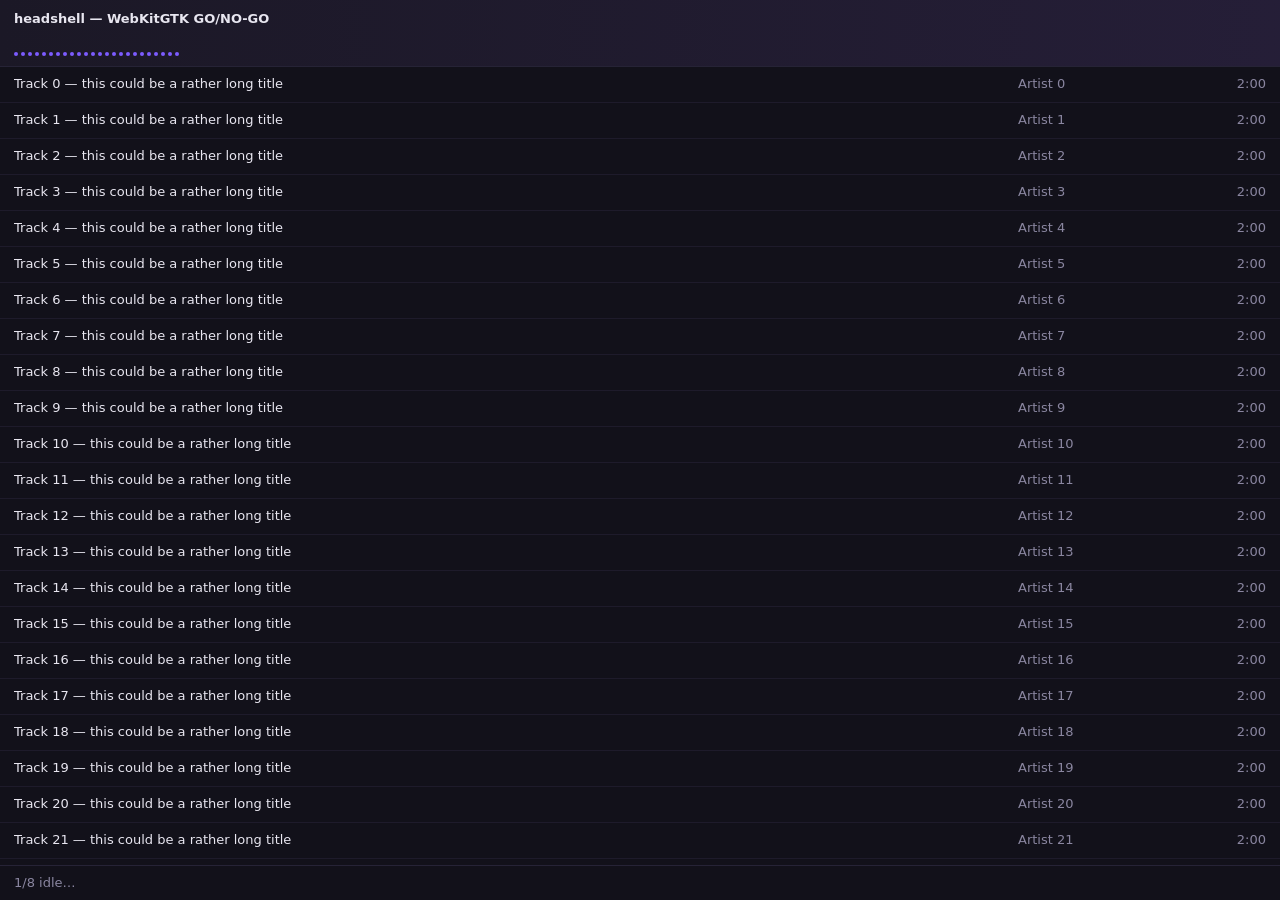
<file: spike/tauri-gonogo/ui/index.html>
<!doctype html>
<html lang="en">
<head>
<meta charset="utf-8" />
<title>headshell — GO/NO-GO</title>
<style>
  :root { --bg:#12111a; --fg:#e8e6f0; --dim:#8a86a0; --accent:#7c5cff; }
  * { box-sizing: border-box; }
  body { margin:0; background:var(--bg); color:var(--fg);
         font:13px/1.4 system-ui, sans-serif; overflow:hidden; }
  #wrap { display:grid; grid-template-rows:auto 1fr auto; height:100vh; }

  /* TWO SEPARATE CSS SETS are measured — "WebKitGTK is slow" and "this CSS is
     expensive" are different claims, and §3.3's theme contract has to know
     exactly this difference.

     .anim-ok    → only transform and opacity. Stays on the compositor,
                   needs no layout/paint on every frame.
     .anim-naive → what a theme author writes by instinct: height,
                   box-shadow, filter, background-position. All of them
                   trigger layout or paint on every frame. */
  header { padding:10px 14px; border-bottom:1px solid #262336;
           background:linear-gradient(90deg,#1b1826,#2a2140,#1b1826);
           background-size:300% 100%; }
  .anim-naive header { animation: slide 6s linear infinite; }
  @keyframes slide { to { background-position:300% 0; } }
  .anim-ok header { animation: dim 6s linear infinite alternate; }
  @keyframes dim { to { opacity:.72; } }

  #eq { display:flex; gap:3px; align-items:flex-end; height:22px; margin-top:6px; }
  #eq i { width:4px; background:var(--accent); border-radius:2px; height:20%;
          transform-origin:bottom; }
  .anim-naive #eq i { box-shadow:0 0 6px var(--accent);
                    animation: bounce .9s ease-in-out infinite alternate; }
  @keyframes bounce { to { height:100%; filter:hue-rotate(90deg); } }
  .anim-ok #eq i { animation: bounce-t .9s ease-in-out infinite alternate; }
  @keyframes bounce-t { to { transform: scaleY(5); } }

  #list { overflow-y:scroll; position:relative; will-change:transform; }
  #spacer { position:relative; }
  .row { position:absolute; left:0; right:0; height:36px; display:flex;
         align-items:center; gap:12px; padding:0 14px;
         border-bottom:1px solid #1e1b2b; }
  .row .t { flex:1; white-space:nowrap; overflow:hidden; text-overflow:ellipsis; }
  .row .a, .row .d { color:var(--dim); font-variant-numeric:tabular-nums; }
  .row .a { width:180px; overflow:hidden; text-overflow:ellipsis; white-space:nowrap; }
  .row .d { width:56px; text-align:right; }
  .anim-ok .row:nth-child(3n) .t { animation: fade 2s ease-in-out infinite alternate; }
  @keyframes fade { to { opacity:.55; } }
  .anim-naive .row:nth-child(3n) .t { animation: glow 2s ease-in-out infinite alternate; }
  @keyframes glow { to { text-shadow:0 0 8px var(--accent); color:#fff; } }

  footer { padding:8px 14px; border-top:1px solid #262336; color:var(--dim);
           font-variant-numeric:tabular-nums; white-space:pre; }
</style>
</head>
<body>
<div id="wrap">
  <header>
    <b>headshell — WebKitGTK GO/NO-GO</b>
    <div id="eq"></div>
  </header>
  <div id="list"><div id="spacer"></div></div>
  <footer id="log">preparing…</footer>
</div>

<script>
const N        = 50000;   // PLAN §3.1: 50,000 rows
const ROW_H    = 36;
const OVERSCAN = 6;

const listEl   = document.getElementById('list');
const spacerEl = document.getElementById('spacer');
const logEl    = document.getElementById('log');
const wrapEl   = document.getElementById('wrap');
const eqEl     = document.getElementById('eq');

for (let i = 0; i < 24; i++) eqEl.appendChild(document.createElement('i'));

// --- data: 50k real objects (so memory is part of the measurement) -------
const rows = new Array(N);
for (let i = 0; i < N; i++) {
  rows[i] = { id:i, title:`Track ${i} — this could be a rather long title`,
              artist:`Artist ${i % 997}`, ms: 120000 + (i % 240000) };
}
spacerEl.style.height = (N * ROW_H) + 'px';

// --- virtualisation: a node pool, not innerHTML ---------------------------
const pool = [];
function nodeFor(k) {
  while (pool.length <= k) {
    const el = document.createElement('div');
    el.className = 'row';
    el.innerHTML = '<span class="t"></span><span class="a"></span><span class="d"></span>';
    spacerEl.appendChild(el);
    pool.push({ el, t:el.children[0], a:el.children[1], d:el.children[2], idx:-1 });
  }
  return pool[k];
}
function mmss(ms) {
  const s = Math.round(ms/1000);
  return Math.floor(s/60) + ':' + String(s%60).padStart(2,'0');
}
let lastFirst = -1, lastCount = -1;
function render() {
  const h     = listEl.clientHeight;
  const first = Math.max(0, Math.floor(listEl.scrollTop / ROW_H) - OVERSCAN);
  const count = Math.min(N - first, Math.ceil(h / ROW_H) + OVERSCAN * 2);
  if (first === lastFirst && count === lastCount) return;
  lastFirst = first; lastCount = count;
  for (let k = 0; k < count; k++) {
    const n = nodeFor(k), i = first + k, r = rows[i];
    if (n.idx !== i) {
      n.t.textContent = r.title;
      n.a.textContent = r.artist;
      n.d.textContent = mmss(r.ms);
      n.idx = i;
    }
    n.el.style.transform = `translateY(${i * ROW_H}px)`;
    n.el.style.display = '';
  }
  for (let k = count; k < pool.length; k++) pool[k].el.style.display = 'none';
}

// --- the measurement core ------------------------------------------------
const pct = (arr, p) => arr.length ? arr.slice().sort((x,y)=>x-y)[
  Math.min(arr.length-1, Math.floor(arr.length*p))] : 0;

function phase(name, ms, opts = {}) {
  return new Promise(res => {
    // If rAF stops (the window is hidden/throttled) the phase never ends and the
    // measurement hangs. This guard tells "could not measure" apart from a silent wait.
    let done = false;
    const finish = v => { if (!done) { done = true; clearTimeout(guard); res(v); } };
    const guard = setTimeout(() => {
      finish({ name, rAF_stopped: true, frame_count: frames.length });
    }, ms + 8000);
    const frames = [];
    let prev = performance.now(), t0 = prev, vel = opts.scroll ? 42 : 0, dir = 1;
    let ipcTimer = null, ipcSent = 0, ipcDone = 0;
    if (opts.ipcHz) {
      ipcTimer = setInterval(async () => {
        ipcSent++;
        await window.__TAURI__.core.invoke('anchor', { track: 7, positionMs: ipcSent * 33 });
        ipcDone++;
      }, Math.round(1000 / opts.ipcHz));
    }
    function step(now) {
      frames.push(now - prev); prev = now;
      if (vel) {
        let top = listEl.scrollTop + vel * dir;
        const max = N * ROW_H - listEl.clientHeight;
        if (top >= max) { top = max; dir = -1; } else if (top <= 0) { top = 0; dir = 1; }
        listEl.scrollTop = top;
        render();
      }
      if (now - t0 < ms) requestAnimationFrame(step);
      else {
        if (ipcTimer) clearInterval(ipcTimer);
        frames.shift(); // the first frame carries the phase transition
        finish({ name,
              fps_median:   +(1000 / pct(frames, .50)).toFixed(1),
              frame_p50_ms: +pct(frames, .50).toFixed(2),
              frame_p95_ms: +pct(frames, .95).toFixed(2),
              frame_worst_ms: +Math.max(...frames).toFixed(2),
              dropped_frames: frames.filter(f => f > 33.4).length,
              frame_count: frames.length,
              ipc_sent: ipcSent, ipc_done: ipcDone });
      }
    }
    requestAnimationFrame(step);
  });
}

// Write it on screen and to run.log too: if it hangs, the step it hung at shows.
const say = t => {
  logEl.textContent = t;
  if (window.__TAURI__) window.__TAURI__.core.invoke('mark', { msg: t });
  else console.log('STEP: ' + t);
};
const sleep = ms => new Promise(r => setTimeout(r, ms));

// CONTROL MODE: so the same page can run in a plain browser too.
// One source, two engines — had I written a separate copy, the comparison would be meaningless.
// Without Tauri the IPC phases are skipped and the report is sent back over HTTP.
const TAURI = !!window.__TAURI__;

async function run() {
  const invoke = TAURI ? window.__TAURI__.core.invoke
                       : async () => { throw new Error('control mode'); };
  const listen = TAURI ? window.__TAURI__.event.listen : null;
  const report = { engine: TAURI ? 'webkitgtk (tauri)' : 'control browser',
                   agent: navigator.userAgent, rows: N, phases: [] };

  // The report is written **incrementally**: if a later step hangs, the numbers
  // of the earlier ones must not be lost. We lost exactly that on the first run.
  const save = () => {
    const json = JSON.stringify(report, null, 2);
    return TAURI ? invoke('save_report', { json })
                 : fetch('/report', { method:'POST', body: json }).catch(() => {});
  };

  render();
  await sleep(600); // let the first paint settle

  say('1/8 idle…');
  report.phases.push(await phase('idle', 2000));
  await save();

  say('2/8 scrolling…');
  report.phases.push(await phase('scroll', 5000, { scroll:true }));
  await save();

  say('3/8 scrolling + disciplined CSS…');
  wrapEl.className = 'anim-ok';
  report.phases.push(await phase('scroll+css_disciplined', 5000, { scroll:true }));
  await save();

  say('4/8 scrolling + naive CSS…');
  wrapEl.className = 'anim-naive';
  report.phases.push(await phase('scroll+css_naive', 5000, { scroll:true }));
  await save();

  wrapEl.className = '';
  await save();

  // There is no such thing as IPC in control mode — it stops here. What is
  // compared is the engine's drawing ceiling anyway, not Tauri's bridge.
  if (!TAURI) {
    report.done = true;
    say('the control run is done');
    await save();
    return;
  }

  say('5/8 scrolling + disciplined CSS + IPC 30 Hz…');
  wrapEl.className = 'anim-ok';
  report.phases.push(await phase('scroll+css_disciplined+ipc30', 5000,
                                { scroll:true, ipcHz:30 }));
  wrapEl.className = '';
  await save();

  say('6/8 IPC round trip…');
  const lat = [];
  for (let i = 0; i < 1000; i++) {
    const t = performance.now();
    await invoke('ping', { seq: i });
    lat.push(performance.now() - t);
  }
  report.ipc_round_trip_ms = { p50:+pct(lat,.50).toFixed(3), p95:+pct(lat,.95).toFixed(3),
                               p99:+pct(lat,.99).toFixed(3), worst:+Math.max(...lat).toFixed(3),
                               samples: lat.length };
  await save();

  say('7/8 IPC load (200 rows × 50)…');
  const pay = [];
  for (let i = 0; i < 50; i++) {
    const t = performance.now();
    const r = await invoke('page', { offset: i * 200, limit: 200 });
    pay.push(performance.now() - t);
    if (r.length !== 200) report.error = 'wrong page size';
  }
  report.ipc_page_200_ms = { p50:+pct(pay,.50).toFixed(2), p95:+pct(pay,.95).toFixed(2),
                             worst:+Math.max(...pay).toFixed(2) };

  report.ipc_page_200_ms.total_rows = 50 * 200;
  await save();

  // In steps. On the first run a single shot of 10,000 flooded the main thread so
  // badly that even the phase's own `setTimeout` timeout could not run — the
  // measurement hung. To find the ceiling it goes from small to large; each step
  // is written separately.
  report.event_stream = [];
  for (const BURST of [100, 500, 2000]) {
    say(`8/8 event stream ${BURST}…`);
    // If `listen` is refused (no capability permission), the error is swallowed
    // inside the async executor and the measurement hangs silently — exactly what
    // happened on the first run. Now it blows up.
    const un = await listen('tick', onTick);
    let n = 0, t0 = 0, settle;
    function onTick() {
      if (n === 0) t0 = performance.now();
      if (++n >= BURST) settle(performance.now() - t0);
    }
    const got = await new Promise(res => {
      settle = res;
      invoke('emit_burst', { count: BURST }).catch(e => res(-1));
    });
    un();
    report.event_stream.push({ count: BURST, ms: +got.toFixed(1),
                               events_per_s: Math.round(BURST / (got / 1000)) });
    await save();
    await sleep(400); // let the queue drain so the steps do not mix
  }

  if (performance.memory) report.js_heap_mb = +(performance.memory.usedJSHeapSize/1048576).toFixed(1);

  report.done = true;
  say('done');
  await save();
  await invoke('quit');
}

addEventListener('DOMContentLoaded', () => {
  say('0/8 JS is running, 50k rows built' + (TAURI ? '' : ' (CONTROL MODE)'));
  run().catch(async e => {
    // Do not swallow the error: the step it blew up at must show in run.log/the console.
    say('ERROR: ' + e);
    if (TAURI) await window.__TAURI__.core.invoke('quit');
  });
});
</script>
</body>
</html>
</file>
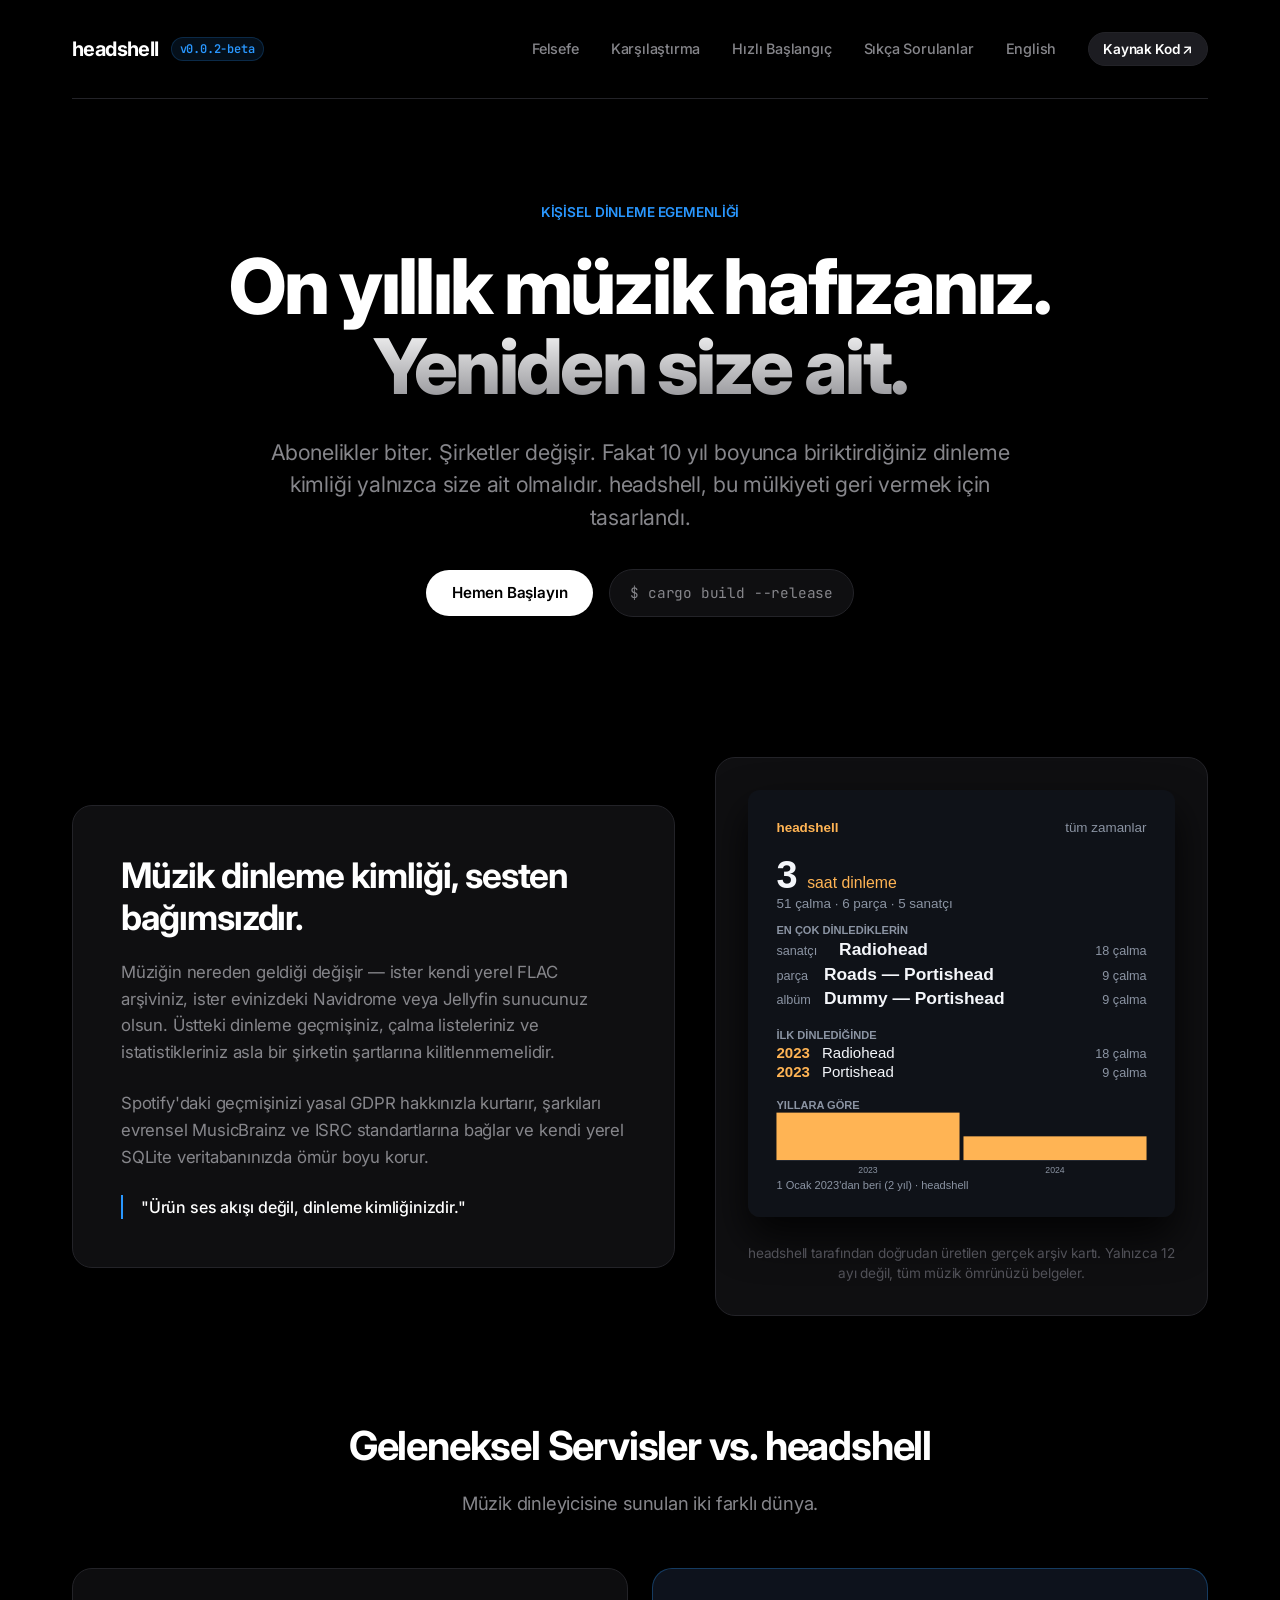
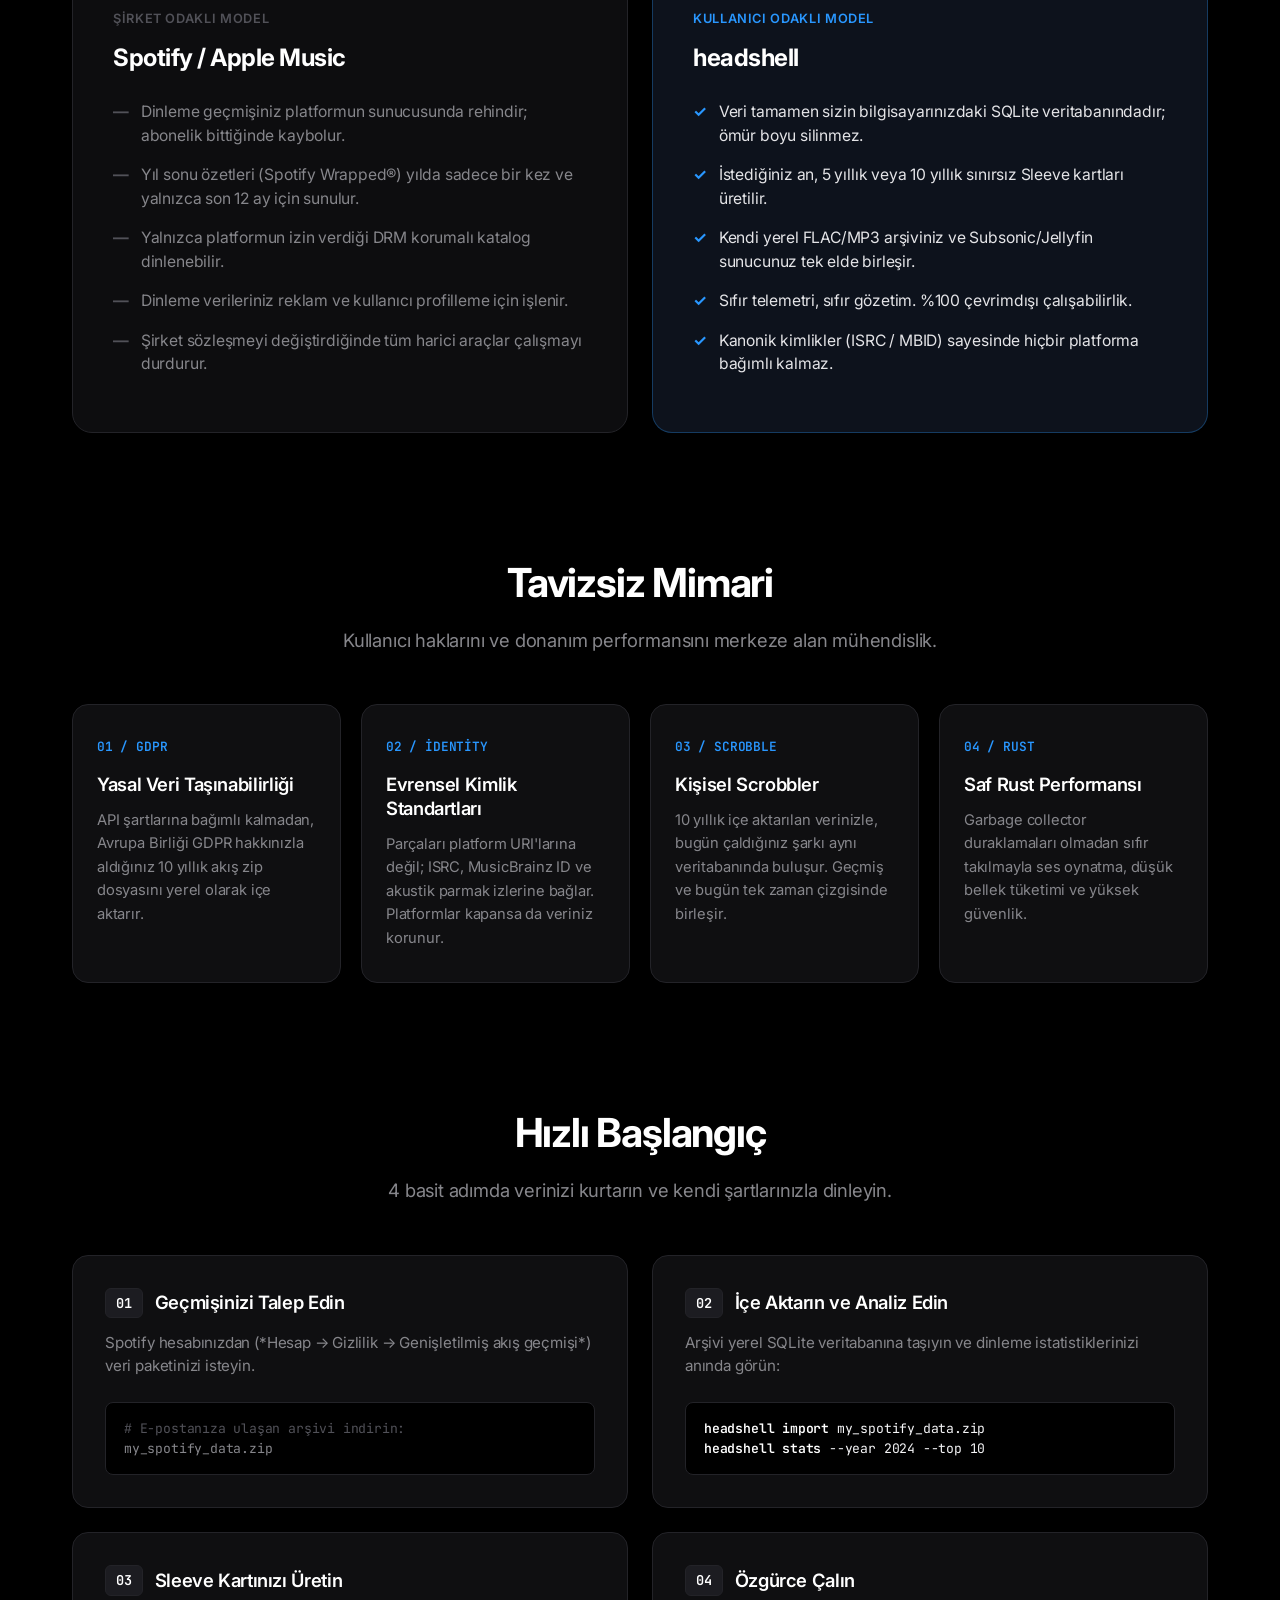
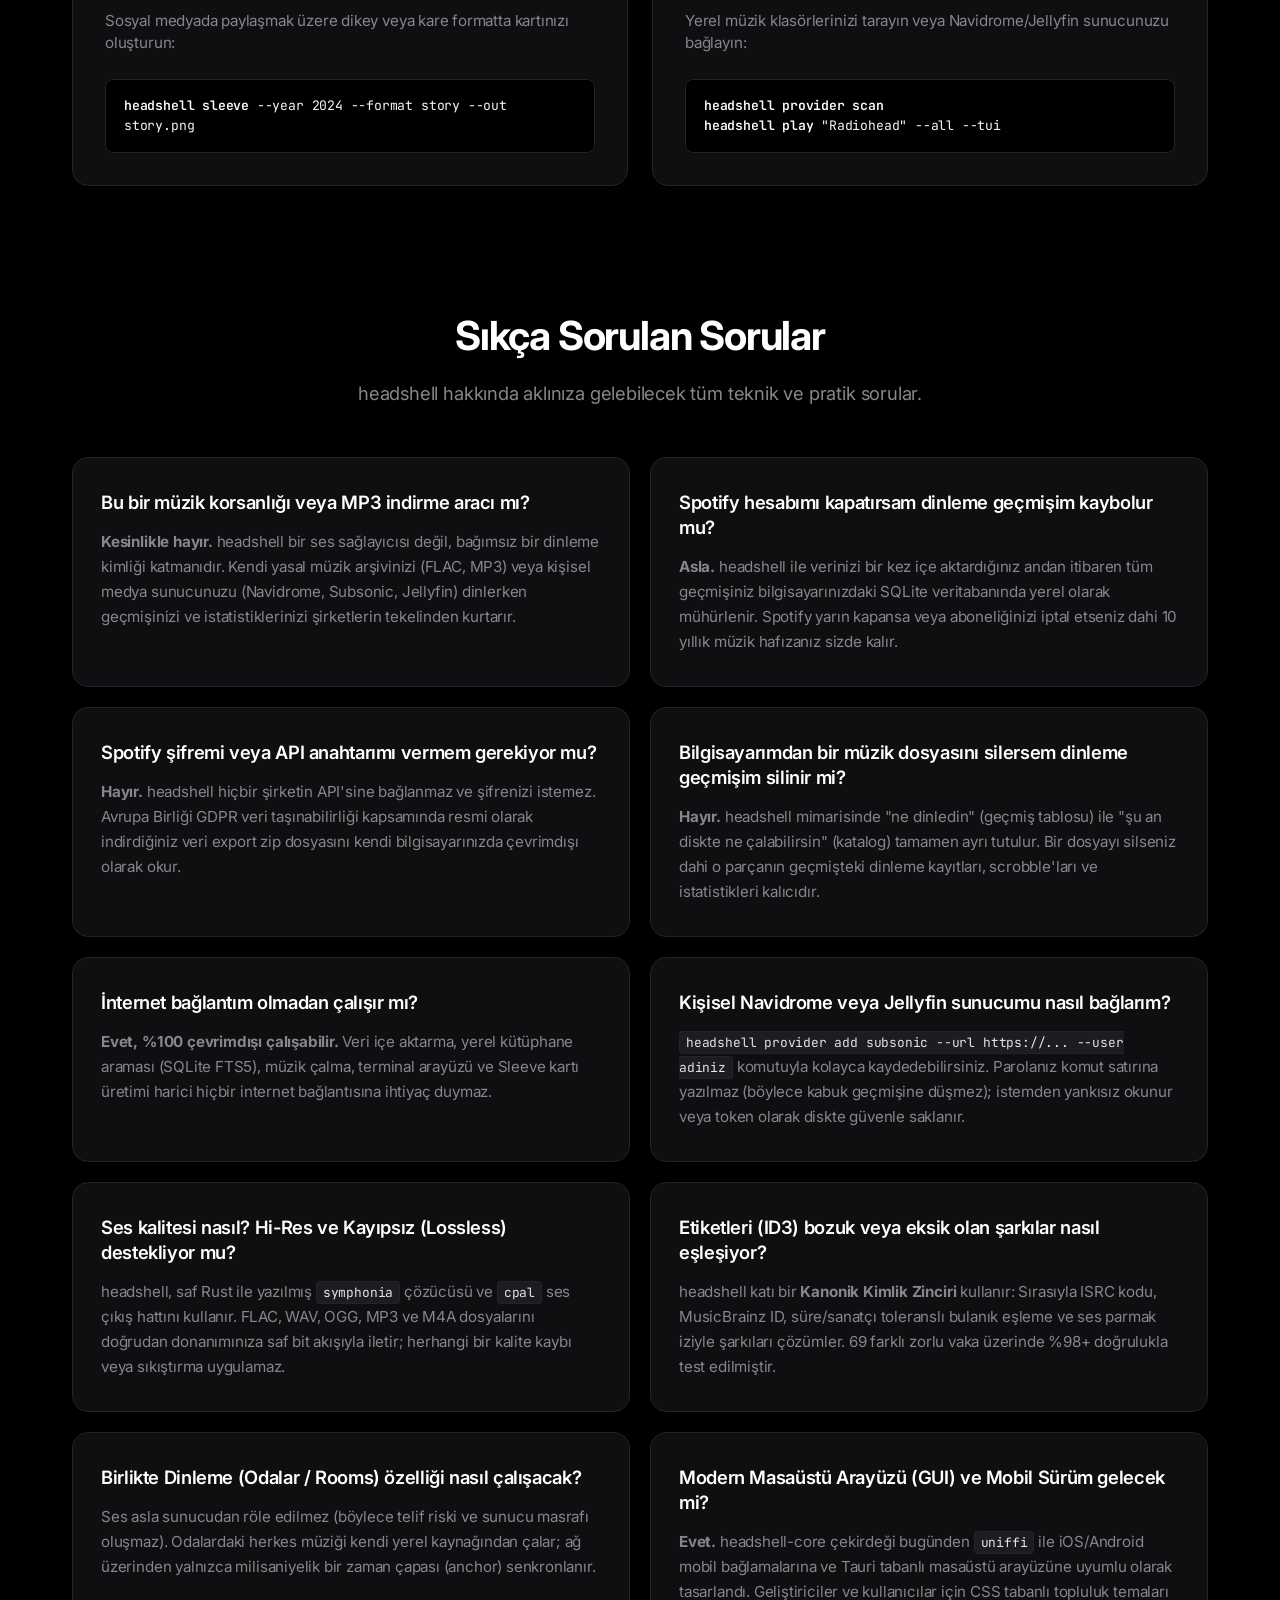
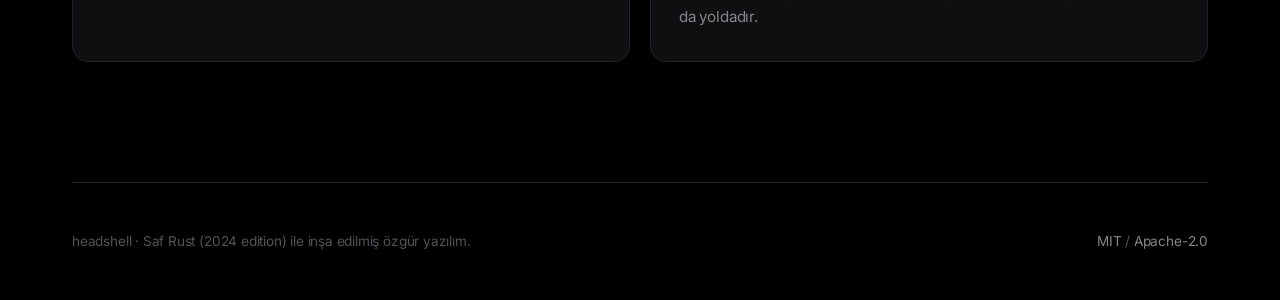
<file: docs/index.tr.html>
<!DOCTYPE html>
<html lang="tr">
<head>
  <meta charset="UTF-8">
  <!-- Türkçe kopya (D-073): kanonik sayfa İngilizce olan index.html; bu kopya 2026-09-25 tarihli hâlidir. -->
  <link rel="alternate" hreflang="en" href="index.html">
  <meta name="viewport" content="width=device-width, initial-scale=1.0">
  <title>headshell — On yıllık müzik hafızanız. Yeniden sizin.</title>
  <meta name="description" content="Sağlayıcıdan bağımsız dinleme kimliği. 10 yıllık müzik geçmişinizi geri alın, kendi arşivinizden veya sunucunuzdan çalın.">
  <link rel="preconnect" href="https://fonts.googleapis.com">
  <link rel="preconnect" href="https://fonts.gstatic.com" crossorigin>
  <link href="https://fonts.googleapis.com/css2?family=Inter:wght@300;400;500;600;700;800&family=JetBrains+Mono:wght@400;500;600&display=swap" rel="stylesheet">
  <style>
    /* APPLE STİLİ: Zarif Başkaldırı / Minimalist Space Black & Apple Pro Mavi */
    :root {
      --bg: #000000;
      --bg-surface: #0f0f11;
      --bg-card: #141417;
      --bg-subtle: #1c1c21;
      --border: #232328;
      --border-hover: #383842;
      --text: #f5f5f7;
      --text-muted: #86868b;
      --text-dim: #515158;
      --accent: #2997ff;       /* Apple Pro Elektrik Mavisi */
      --accent-glow: #60a5fa;
      --accent-warm: #f5f5f7;
    }

    * {
      box-sizing: border-box;
      margin: 0;
      padding: 0;
    }

    body {
      background-color: var(--bg);
      color: var(--text);
      font-family: -apple-system, BlinkMacSystemFont, 'Inter', sans-serif;
      font-size: 17px;
      line-height: 1.5;
      -webkit-font-smoothing: antialiased;
      letter-spacing: -0.011em;
    }

    .wrapper {
      max-width: 1200px;
      margin: 0 auto;
      padding: 0 32px;
    }

    /* Masthead */
    header {
      padding: 32px 0;
      border-bottom: 1px solid var(--border);
      display: flex;
      justify-content: space-between;
      align-items: center;
    }

    .brand-wrap {
      display: flex;
      align-items: center;
      gap: 12px;
    }

    .brand {
      font-size: 1.25rem;
      font-weight: 700;
      letter-spacing: -0.03em;
      color: #fff;
      text-decoration: none;
    }

    .brand-pill {
      font-size: 0.75rem;
      font-weight: 600;
      color: var(--accent);
      background: rgba(41, 151, 255, 0.1);
      border: 1px solid rgba(41, 151, 255, 0.2);
      padding: 2px 8px;
      border-radius: 100px;
      font-family: 'JetBrains Mono', monospace;
    }

    nav {
      display: flex;
      gap: 32px;
      align-items: center;
    }

    nav a {
      font-size: 0.9rem;
      font-weight: 500;
      color: var(--text-muted);
      text-decoration: none;
      transition: color 0.15s;
    }

    nav a:hover {
      color: #fff;
    }

    .btn-source {
      color: #fff;
      background: var(--bg-subtle);
      border: 1px solid var(--border);
      padding: 6px 14px;
      border-radius: 100px;
      font-size: 0.85rem;
      font-weight: 600;
      text-decoration: none;
      transition: all 0.2s;
    }

    .btn-source:hover {
      background: #27272e;
      border-color: #3f3f4a;
    }

    /* Hero / Manifesto */
    .hero {
      padding: 100px 0 60px;
      text-align: center;
      max-width: 960px;
      margin: 0 auto;
    }

    .hero-tag {
      display: inline-flex;
      align-items: center;
      gap: 8px;
      font-size: 0.85rem;
      font-weight: 600;
      color: var(--accent);
      margin-bottom: 24px;
      letter-spacing: -0.01em;
    }

    .hero h1 {
      font-size: clamp(3rem, 6vw, 4.8rem);
      font-weight: 800;
      line-height: 1.05;
      letter-spacing: -0.035em;
      color: #fff;
      margin-bottom: 28px;
    }

    .hero h1 span.gradient {
      background: linear-gradient(180deg, #ffffff 0%, #86868b 100%);
      -webkit-background-clip: text;
      -webkit-text-fill-color: transparent;
    }

    .hero .lead {
      font-size: 1.35rem;
      line-height: 1.5;
      color: var(--text-muted);
      max-width: 760px;
      margin: 0 auto 36px;
      font-weight: 400;
    }

    .hero-cta {
      display: flex;
      justify-content: center;
      gap: 16px;
      align-items: center;
    }

    .btn-primary {
      background: #fff;
      color: #000;
      padding: 12px 26px;
      border-radius: 100px;
      font-weight: 600;
      font-size: 0.95rem;
      text-decoration: none;
      transition: transform 0.15s, background-color 0.15s;
    }

    .btn-primary:hover {
      background: #e5e5e7;
      transform: scale(1.02);
    }

    .btn-secondary {
      color: var(--text-muted);
      font-family: 'JetBrains Mono', monospace;
      font-size: 0.9rem;
      background: var(--bg-surface);
      border: 1px solid var(--border);
      padding: 12px 20px;
      border-radius: 100px;
      text-decoration: none;
    }

    /* Vitrin / Grid */
    .showcase-grid {
      display: grid;
      grid-template-columns: 1.1fr 0.9fr;
      gap: 40px;
      align-items: center;
      margin: 80px 0 100px;
    }

    .manifesto-panel {
      background: var(--bg-surface);
      border: 1px solid var(--border);
      border-radius: 20px;
      padding: 48px;
    }

    .manifesto-panel h2 {
      font-size: 2.2rem;
      font-weight: 700;
      letter-spacing: -0.03em;
      line-height: 1.2;
      color: #fff;
      margin-bottom: 20px;
    }

    .manifesto-panel p {
      font-size: 1.05rem;
      color: var(--text-muted);
      line-height: 1.6;
      margin-bottom: 24px;
    }

    .manifesto-panel p:last-child {
      margin-bottom: 0;
    }

    .highlight-quote {
      border-left: 2px solid var(--accent);
      padding-left: 18px;
      color: #fff;
      font-size: 1rem;
      font-weight: 500;
      margin-top: 24px;
    }

    .artifact-card {
      background: var(--bg-surface);
      border: 1px solid var(--border);
      border-radius: 20px;
      padding: 32px;
      text-align: center;
    }

    .artifact-card img {
      max-width: 100%;
      height: auto;
      border-radius: 12px;
      box-shadow: 0 20px 40px rgba(0,0,0,0.8);
    }

    .caption {
      font-size: 0.85rem;
      color: var(--text-dim);
      margin-top: 18px;
      text-align: center;
    }

    /* Kıyaslama Tablosu */
    .section-header {
      text-align: center;
      max-width: 720px;
      margin: 0 auto 50px;
    }

    .section-header h2 {
      font-size: 2.5rem;
      font-weight: 700;
      letter-spacing: -0.03em;
      color: #fff;
      margin-bottom: 14px;
    }

    .section-header p {
      font-size: 1.15rem;
      color: var(--text-muted);
    }

    .compare-grid {
      display: grid;
      grid-template-columns: 1fr 1fr;
      gap: 24px;
      margin-bottom: 120px;
    }

    .compare-card {
      background: var(--bg-surface);
      border: 1px solid var(--border);
      border-radius: 20px;
      padding: 40px;
    }

    .compare-card.current {
      background: #0d0d0f;
    }

    .compare-card.headshell {
      background: #0d121c;
      border-color: rgba(41, 151, 255, 0.3);
    }

    .compare-card .tag {
      font-size: 0.8rem;
      font-weight: 600;
      text-transform: uppercase;
      letter-spacing: 0.05em;
      margin-bottom: 12px;
      display: block;
    }

    .compare-card.current .tag { color: var(--text-dim); }
    .compare-card.headshell .tag { color: var(--accent); }

    .compare-card h3 {
      font-size: 1.5rem;
      font-weight: 700;
      letter-spacing: -0.02em;
      color: #fff;
      margin-bottom: 24px;
    }

    .compare-list {
      list-style: none;
    }

    .compare-list li {
      font-size: 0.98rem;
      color: var(--text-muted);
      margin-bottom: 16px;
      line-height: 1.5;
      display: flex;
      gap: 12px;
    }

    .compare-card.current .compare-list li::before {
      content: "—";
      color: var(--text-dim);
      font-weight: 700;
    }

    .compare-card.headshell .compare-list li {
      color: #e4e4e7;
    }

    .compare-card.headshell .compare-list li::before {
      content: "✓";
      color: var(--accent);
      font-weight: 700;
    }

    /* Mühendislik İlkeleri (4'lü Grid) */
    .principles-grid {
      display: grid;
      grid-template-columns: repeat(4, 1fr);
      gap: 20px;
      margin-bottom: 120px;
    }

    .principle-box {
      background: var(--bg-surface);
      border: 1px solid var(--border);
      border-radius: 16px;
      padding: 32px 24px;
      transition: border-color 0.2s;
    }

    .principle-box:hover {
      border-color: var(--border-hover);
    }

    .principle-box .num {
      font-family: 'JetBrains Mono', monospace;
      font-size: 0.8rem;
      font-weight: 600;
      color: var(--accent);
      margin-bottom: 16px;
      display: block;
    }

    .principle-box h4 {
      font-size: 1.15rem;
      font-weight: 600;
      color: #fff;
      letter-spacing: -0.02em;
      margin-bottom: 12px;
      line-height: 1.3;
    }

    .principle-box p {
      font-size: 0.92rem;
      color: var(--text-muted);
      line-height: 1.6;
    }

    /* Adımlar */
    .steps-grid {
      display: grid;
      grid-template-columns: 1fr 1fr;
      gap: 24px;
      margin-bottom: 120px;
    }

    .step-card {
      background: var(--bg-surface);
      border: 1px solid var(--border);
      border-radius: 16px;
      padding: 32px;
      display: flex;
      flex-direction: column;
      justify-content: space-between;
    }

    .step-header {
      display: flex;
      align-items: center;
      gap: 12px;
      margin-bottom: 14px;
    }

    .step-num {
      font-family: 'JetBrains Mono', monospace;
      font-size: 0.85rem;
      font-weight: 600;
      color: #fff;
      background: var(--bg-subtle);
      border: 1px solid var(--border);
      padding: 4px 10px;
      border-radius: 6px;
    }

    .step-header strong {
      font-size: 1.15rem;
      font-weight: 600;
      color: #fff;
      letter-spacing: -0.02em;
    }

    .step-card p {
      font-size: 0.95rem;
      color: var(--text-muted);
      margin-bottom: 24px;
    }

    .terminal-block {
      background: #000;
      border: 1px solid var(--border);
      border-radius: 8px;
      padding: 16px 18px;
      font-family: 'JetBrains Mono', monospace;
      font-size: 0.82rem;
      overflow-x: auto;
      margin-top: auto;
    }

    .terminal-block .cmd {
      color: #fff;
      font-weight: 600;
    }

    .terminal-block .comment {
      color: var(--text-dim);
    }

    .terminal-block .output {
      color: var(--text-muted);
    }

    /* SSS (Genişletilmiş 2 Kolonlu Kartlar) */
    .faq-grid {
      display: grid;
      grid-template-columns: 1fr 1fr;
      gap: 20px;
      margin-bottom: 120px;
    }

    .faq-card {
      background: var(--bg-surface);
      border: 1px solid var(--border);
      border-radius: 16px;
      padding: 32px 28px;
      transition: all 0.2s ease;
    }

    .faq-card:hover {
      border-color: var(--border-hover);
      background: #121215;
    }

    .faq-card h4 {
      font-size: 1.15rem;
      font-weight: 600;
      color: #fff;
      letter-spacing: -0.02em;
      margin-bottom: 14px;
      line-height: 1.35;
    }

    .faq-card p {
      font-size: 0.95rem;
      color: var(--text-muted);
      line-height: 1.65;
    }

    .faq-card code {
      font-family: 'JetBrains Mono', monospace;
      font-size: 0.85em;
      background: var(--bg-subtle);
      border: 1px solid var(--border);
      padding: 2px 6px;
      border-radius: 4px;
      color: #e4e4e7;
    }

    /* Footer */
    footer {
      padding: 48px 0;
      border-top: 1px solid var(--border);
      font-size: 0.85rem;
      color: var(--text-dim);
      display: flex;
      justify-content: space-between;
      align-items: center;
      flex-wrap: wrap;
      gap: 16px;
    }

    footer a {
      color: var(--text-muted);
      text-decoration: none;
    }

    footer a:hover {
      color: #fff;
    }

    @media (max-width: 1024px) {
      .showcase-grid { grid-template-columns: 1fr; }
      .compare-grid { grid-template-columns: 1fr; }
      .principles-grid { grid-template-columns: 1fr 1fr; }
      .steps-grid { grid-template-columns: 1fr; }
      .faq-grid { grid-template-columns: 1fr; }
    }

    @media (max-width: 640px) {
      .wrapper { padding: 0 20px; }
      .principles-grid { grid-template-columns: 1fr; }
      header { flex-direction: column; gap: 16px; align-items: flex-start; }
      nav { gap: 12px 20px; flex-wrap: wrap; }
      .hero h1 { font-size: 2.8rem; }
    }
  </style>
</head>
<body>

  <div class="wrapper">
    
    <header>
      <div class="brand-wrap">
        <a href="#" class="brand">headshell</a>
        <span class="brand-pill">v0.0.2-beta</span>
      </div>
      <nav>
        <a href="#felsefe">Felsefe</a>
        <a href="#karsilastirma">Karşılaştırma</a>
        <a href="#baslangic">Hızlı Başlangıç</a>
        <a href="#faq">Sıkça Sorulanlar</a>
        <a href="index.html" lang="en" hreflang="en">English</a>
        <a href="https://github.com/headshell/headshell" target="_blank" class="btn-source">Kaynak Kod ↗</a>
      </nav>
    </header>

    <main>

      <!-- Hero -->
      <section class="hero">
        <div class="hero-tag">KİŞİSEL DİNLEME EGEMENLİĞİ</div>
        <h1>On yıllık müzik hafızanız.<br><span class="gradient">Yeniden size ait.</span></h1>
        
        <p class="lead">
          Abonelikler biter. Şirketler değişir. Fakat 10 yıl boyunca biriktirdiğiniz dinleme kimliği yalnızca size ait olmalıdır. headshell, bu mülkiyeti geri vermek için tasarlandı.
        </p>

        <div class="hero-cta">
          <a href="#baslangic" class="btn-primary">Hemen Başlayın</a>
          <span class="btn-secondary">$ cargo build --release</span>
        </div>
      </section>

      <!-- Felsefe & Vitrin Grid -->
      <section id="felsefe" class="showcase-grid">
        <div class="manifesto-panel">
          <h2>Müzik dinleme kimliği, sesten bağımsızdır.</h2>
          <p>
            Müziğin nereden geldiği değişir — ister kendi yerel FLAC arşiviniz, ister evinizdeki Navidrome veya Jellyfin sunucunuz olsun. Üstteki dinleme geçmişiniz, çalma listeleriniz ve istatistikleriniz asla bir şirketin şartlarına kilitlenmemelidir.
          </p>
          <p>
            Spotify'daki geçmişinizi yasal GDPR hakkınızla kurtarır, şarkıları evrensel MusicBrainz ve ISRC standartlarına bağlar ve kendi yerel SQLite veritabanınızda ömür boyu korur.
          </p>
          <div class="highlight-quote">
            "Ürün ses akışı değil, dinleme kimliğinizdir."
          </div>
        </div>

        <div class="artifact-card">
          <img src="sample-card.tr.svg" alt="headshell tarafından üretilen arşiv Sleeve kartı">
          <div class="caption">
            headshell tarafından doğrudan üretilen gerçek arşiv kartı. Yalnızca 12 ayı değil, tüm müzik ömrünüzü belgeler.
          </div>
        </div>
      </section>

      <!-- Karşılaştırma -->
      <section id="karsilastirma">
        <div class="section-header">
          <h2>Geleneksel Servisler vs. headshell</h2>
          <p>Müzik dinleyicisine sunulan iki farklı dünya.</p>
        </div>

        <div class="compare-grid">
          <div class="compare-card current">
            <span class="tag">Şirket Odaklı Model</span>
            <h3>Spotify / Apple Music</h3>
            <ul class="compare-list">
              <li>Dinleme geçmişiniz platformun sunucusunda rehindir; abonelik bittiğinde kaybolur.</li>
              <li>Yıl sonu özetleri (Spotify Wrapped®) yılda sadece bir kez ve yalnızca son 12 ay için sunulur.</li>
              <li>Yalnızca platformun izin verdiği DRM korumalı katalog dinlenebilir.</li>
              <li>Dinleme verileriniz reklam ve kullanıcı profilleme için işlenir.</li>
              <li>Şirket sözleşmeyi değiştirdiğinde tüm harici araçlar çalışmayı durdurur.</li>
            </ul>
          </div>

          <div class="compare-card headshell">
            <span class="tag">Kullanıcı Odaklı Model</span>
            <h3>headshell</h3>
            <ul class="compare-list">
              <li>Veri tamamen sizin bilgisayarınızdaki SQLite veritabanındadır; ömür boyu silinmez.</li>
              <li>İstediğiniz an, 5 yıllık veya 10 yıllık sınırsız Sleeve kartları üretilir.</li>
              <li>Kendi yerel FLAC/MP3 arşiviniz ve Subsonic/Jellyfin sunucunuz tek elde birleşir.</li>
              <li>Sıfır telemetri, sıfır gözetim. %100 çevrimdışı çalışabilirlik.</li>
              <li>Kanonik kimlikler (ISRC / MBID) sayesinde hiçbir platforma bağımlı kalmaz.</li>
            </ul>
          </div>
        </div>
      </section>

      <!-- Mühendislik İlkeleri (4'lü Grid) -->
      <section>
        <div class="section-header">
          <h2>Tavizsiz Mimari</h2>
          <p>Kullanıcı haklarını ve donanım performansını merkeze alan mühendislik.</p>
        </div>

        <div class="principles-grid">
          <div class="principle-box">
            <span class="num">01 / GDPR</span>
            <h4>Yasal Veri Taşınabilirliği</h4>
            <p>API şartlarına bağımlı kalmadan, Avrupa Birliği GDPR hakkınızla aldığınız 10 yıllık akış zip dosyasını yerel olarak içe aktarır.</p>
          </div>

          <div class="principle-box">
            <span class="num">02 / İDENTİTY</span>
            <h4>Evrensel Kimlik Standartları</h4>
            <p>Parçaları platform URI'larına değil; ISRC, MusicBrainz ID ve akustik parmak izlerine bağlar. Platformlar kapansa da veriniz korunur.</p>
          </div>

          <div class="principle-box">
            <span class="num">03 / SCROBBLE</span>
            <h4>Kişisel Scrobbler</h4>
            <p>10 yıllık içe aktarılan verinizle, bugün çaldığınız şarkı aynı veritabanında buluşur. Geçmiş ve bugün tek zaman çizgisinde birleşir.</p>
          </div>

          <div class="principle-box">
            <span class="num">04 / RUST</span>
            <h4>Saf Rust Performansı</h4>
            <p>Garbage collector duraklamaları olmadan sıfır takılmayla ses oynatma, düşük bellek tüketimi ve yüksek güvenlik.</p>
          </div>
        </div>
      </section>

      <!-- Hızlı Başlangıç -->
      <section id="baslangic">
        <div class="section-header">
          <h2>Hızlı Başlangıç</h2>
          <p>4 basit adımda verinizi kurtarın ve kendi şartlarınızla dinleyin.</p>
        </div>

        <div class="steps-grid">
          <div class="step-card">
            <div>
              <div class="step-header">
                <span class="step-num">01</span>
                <strong>Geçmişinizi Talep Edin</strong>
              </div>
              <p>Spotify hesabınızdan (*Hesap → Gizlilik → Genişletilmiş akış geçmişi*) veri paketinizi isteyin.</p>
            </div>
            <div class="terminal-block">
              <span class="comment"># E-postanıza ulaşan arşivi indirin:</span><br>
              <span class="output">my_spotify_data.zip</span>
            </div>
          </div>

          <div class="step-card">
            <div>
              <div class="step-header">
                <span class="step-num">02</span>
                <strong>İçe Aktarın ve Analiz Edin</strong>
              </div>
              <p>Arşivi yerel SQLite veritabanına taşıyın ve dinleme istatistiklerinizi anında görün:</p>
            </div>
            <div class="terminal-block">
              <span class="cmd">headshell import</span> my_spotify_data.zip<br>
              <span class="cmd">headshell stats</span> --year 2024 --top 10
            </div>
          </div>

          <div class="step-card">
            <div>
              <div class="step-header">
                <span class="step-num">03</span>
                <strong>Sleeve Kartınızı Üretin</strong>
              </div>
              <p>Sosyal medyada paylaşmak üzere dikey veya kare formatta kartınızı oluşturun:</p>
            </div>
            <div class="terminal-block">
              <span class="cmd">headshell sleeve</span> --year 2024 --format story --out story.png
            </div>
          </div>

          <div class="step-card">
            <div>
              <div class="step-header">
                <span class="step-num">04</span>
                <strong>Özgürce Çalın</strong>
              </div>
              <p>Yerel müzik klasörlerinizi tarayın veya Navidrome/Jellyfin sunucunuzu bağlayın:</p>
            </div>
            <div class="terminal-block">
              <span class="cmd">headshell provider scan</span><br>
              <span class="cmd">headshell play</span> "Radiohead" --all --tui
            </div>
          </div>
        </div>
      </section>

      <!-- SSS (Genişletilmiş 10 Soru) -->
      <section id="faq">
        <div class="section-header">
          <h2>Sıkça Sorulan Sorular</h2>
          <p>headshell hakkında aklınıza gelebilecek tüm teknik ve pratik sorular.</p>
        </div>

        <div class="faq-grid">
          
          <div class="faq-card">
            <h4>Bu bir müzik korsanlığı veya MP3 indirme aracı mı?</h4>
            <p><strong>Kesinlikle hayır.</strong> headshell bir ses sağlayıcısı değil, bağımsız bir dinleme kimliği katmanıdır. Kendi yasal müzik arşivinizi (FLAC, MP3) veya kişisel medya sunucunuzu (Navidrome, Subsonic, Jellyfin) dinlerken geçmişinizi ve istatistiklerinizi şirketlerin tekelinden kurtarır.</p>
          </div>

          <div class="faq-card">
            <h4>Spotify hesabımı kapatırsam dinleme geçmişim kaybolur mu?</h4>
            <p><strong>Asla.</strong> headshell ile verinizi bir kez içe aktardığınız andan itibaren tüm geçmişiniz bilgisayarınızdaki SQLite veritabanında yerel olarak mühürlenir. Spotify yarın kapansa veya aboneliğinizi iptal etseniz dahi 10 yıllık müzik hafızanız sizde kalır.</p>
          </div>

          <div class="faq-card">
            <h4>Spotify şifremi veya API anahtarımı vermem gerekiyor mu?</h4>
            <p><strong>Hayır.</strong> headshell hiçbir şirketin API'sine bağlanmaz ve şifrenizi istemez. Avrupa Birliği GDPR veri taşınabilirliği kapsamında resmi olarak indirdiğiniz veri export zip dosyasını kendi bilgisayarınızda çevrimdışı olarak okur.</p>
          </div>

          <div class="faq-card">
            <h4>Bilgisayarımdan bir müzik dosyasını silersem dinleme geçmişim silinir mi?</h4>
            <p><strong>Hayır.</strong> headshell mimarisinde "ne dinledin" (geçmiş tablosu) ile "şu an diskte ne çalabilirsin" (katalog) tamamen ayrı tutulur. Bir dosyayı silseniz dahi o parçanın geçmişteki dinleme kayıtları, scrobble'ları ve istatistikleri kalıcıdır.</p>
          </div>

          <div class="faq-card">
            <h4>İnternet bağlantım olmadan çalışır mı?</h4>
            <p><strong>Evet, %100 çevrimdışı çalışabilir.</strong> Veri içe aktarma, yerel kütüphane araması (SQLite FTS5), müzik çalma, terminal arayüzü ve Sleeve kartı üretimi harici hiçbir internet bağlantısına ihtiyaç duymaz.</p>
          </div>

          <div class="faq-card">
            <h4>Kişisel Navidrome veya Jellyfin sunucumu nasıl bağlarım?</h4>
            <p><code>headshell provider add subsonic --url https://... --user adiniz</code> komutuyla kolayca kaydedebilirsiniz. Parolanız komut satırına yazılmaz (böylece kabuk geçmişine düşmez); istemden yankısız okunur veya token olarak diskte güvenle saklanır.</p>
          </div>

          <div class="faq-card">
            <h4>Ses kalitesi nasıl? Hi-Res ve Kayıpsız (Lossless) destekliyor mu?</h4>
            <p>headshell, saf Rust ile yazılmış <code>symphonia</code> çözücüsü ve <code>cpal</code> ses çıkış hattını kullanır. FLAC, WAV, OGG, MP3 ve M4A dosyalarını doğrudan donanımınıza saf bit akışıyla iletir; herhangi bir kalite kaybı veya sıkıştırma uygulamaz.</p>
          </div>

          <div class="faq-card">
            <h4>Etiketleri (ID3) bozuk veya eksik olan şarkılar nasıl eşleşiyor?</h4>
            <p>headshell katı bir <strong>Kanonik Kimlik Zinciri</strong> kullanır: Sırasıyla ISRC kodu, MusicBrainz ID, süre/sanatçı toleranslı bulanık eşleme ve ses parmak iziyle şarkıları çözümler. 69 farklı zorlu vaka üzerinde %98+ doğrulukla test edilmiştir.</p>
          </div>

          <div class="faq-card">
            <h4>Birlikte Dinleme (Odalar / Rooms) özelliği nasıl çalışacak?</h4>
            <p>Ses asla sunucudan röle edilmez (böylece telif riski ve sunucu masrafı oluşmaz). Odalardaki herkes müziği kendi yerel kaynağından çalar; ağ üzerinden yalnızca milisaniyelik bir zaman çapası (anchor) senkronlanır.</p>
          </div>

          <div class="faq-card">
            <h4>Modern Masaüstü Arayüzü (GUI) ve Mobil Sürüm gelecek mi?</h4>
            <p><strong>Evet.</strong> headshell-core çekirdeği bugünden <code>uniffi</code> ile iOS/Android mobil bağlamalarına ve Tauri tabanlı masaüstü arayüzüne uyumlu olarak tasarlandı. Geliştiriciler ve kullanıcılar için CSS tabanlı topluluk temaları da yoldadır.</p>
          </div>

        </div>
      </section>

    </main>

    <footer>
      <div>headshell · Saf Rust (2024 edition) ile inşa edilmiş özgür yazılım.</div>
      <div>
        <a href="https://github.com/headshell/headshell/blob/master/LICENSE-MIT">MIT</a> / <a href="https://github.com/headshell/headshell/blob/master/LICENSE-APACHE">Apache-2.0</a>
      </div>
    </footer>

  </div>

</body>
</html>
</file>
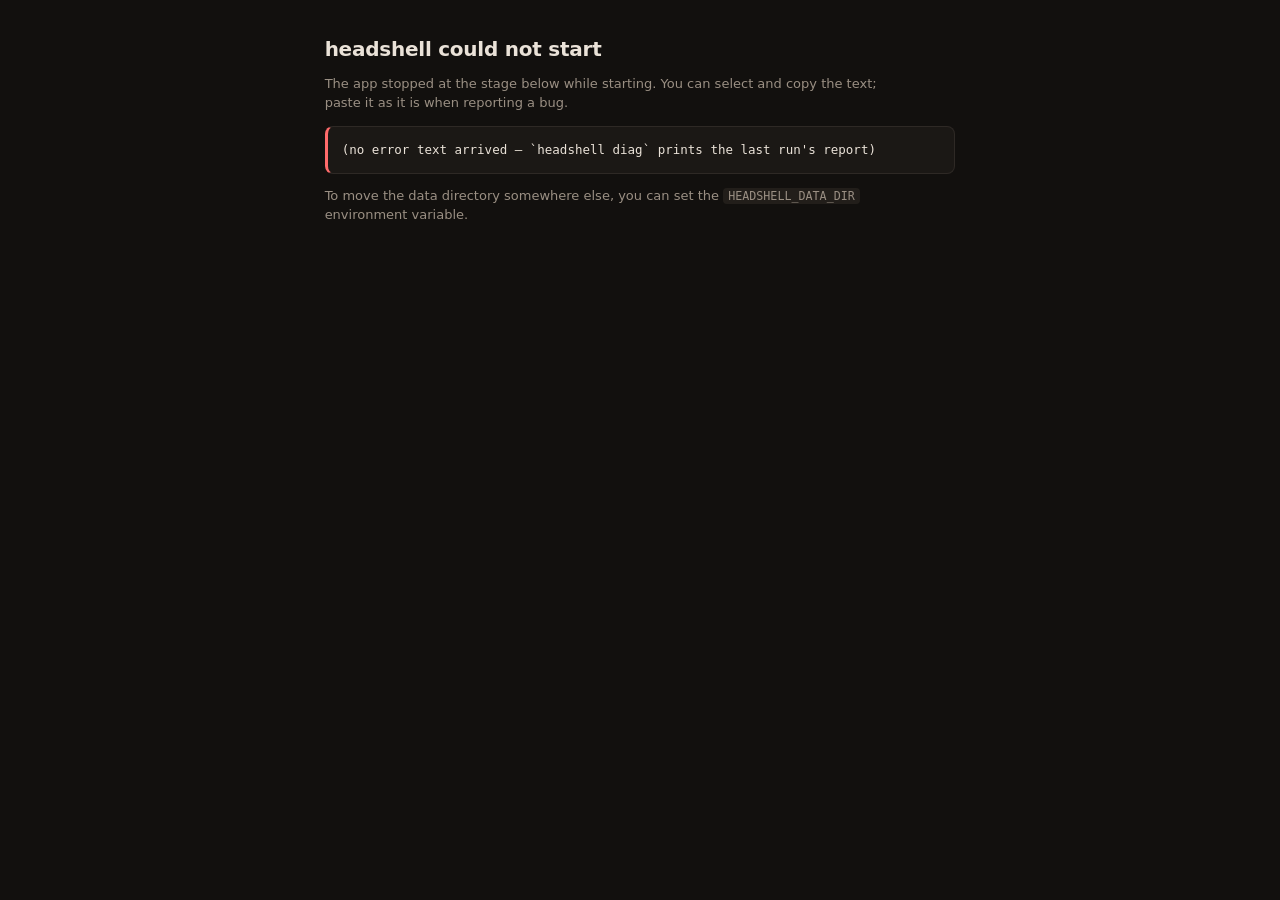
<file: crates/headshell/ui/startup-error.html>
<!doctype html>
<html lang="en">
  <head>
    <meta charset="utf-8" />
    <title>headshell could not start</title>
    <link rel="stylesheet" href="style.css" />
    <script type="module" src="startup-error.js"></script>
  </head>
  <!-- The startup error window (D-070). No core, no IPC: the text comes from
       the `#` part of the address, and this page only shows it. -->
  <body class="startup-error">
    <main class="content">
      <h2>headshell could not start</h2>
      <p class="hint">
        The app stopped at the stage below while starting. You can select and copy the
        text; paste it as it is when reporting a bug.
      </p>
      <pre id="startupError"></pre>
      <p class="hint">
        To move the data directory somewhere else, you can set the <code>HEADSHELL_DATA_DIR</code>
        environment variable.
      </p>
    </main>
  </body>
</html>
</file>
<file: crates/headshell/ui/style.css>
/* headshell — the desktop interface.
 *
 * The `:root` block at the top of this file is §3.3's theme contract (D-037).
 * The `--headshell-` prefixed variables and the class names below (`.topbar`,
 * `.queue`, `.toast` etc.) are stable: a theme targets them, and they are not
 * renamed without notice. Adding a new class is free; removing an existing
 * one or changing its meaning bumps the `api` version. The full list is
 * `CONTRACT_CLASSES` in `tests/ui_contract.rs`.
 *
 * D-072 changed the skeleton (a full-height sidebar, the player under the
 * content column) and D-075 turned "now playing" into a sheet over the
 * content, but neither removed a single token or contract class: old themes
 * load as they are, at `api` 1.
 *
 * The token set is deliberately narrow: no region-specific overrides
 * (Spicetify's fragility came from there). Every token is used at least once
 * below — there is no unused token. Shades (like a faded accent) are not new
 * tokens but `color-mix` blends of the existing ones; a theme author only
 * needs to know fourteen values.
 *
 * The rule from D-028: only `transform` and `opacity` are animated.
 * `height`, `box-shadow`, `filter`, `background-position` cost
 * 58.8 → 47.6 fps even in the fixed-up environment. That is why the progress
 * bar is drawn with `scaleX`, not with its width. The same measurement also
 * leaves out translucent, blurred "material" surfaces: a `backdrop-filter`
 * over scrolling content means blurring again on every frame, and it was not
 * measured on WebKitGTK. Surfaces are flat; shadow and shade give the depth.
 */

:root {
  /* For the parts the engine draws **itself**: checkboxes, the caret, scroll
   * bars. The tokens only change the colours we draw; without these two a
   * light theme is left with dark checkboxes. It was born while the
   * `daylight` reference theme was being written (§3.4). */
  --headshell-color-scheme: dark;

  --headshell-bg: #12100e;
  --headshell-surface: #1b1815;
  --headshell-surface-raised: #221e1a;
  --headshell-border: #2e2925;
  --headshell-text: #eae2d8;
  --headshell-text-dim: #9a8f83;
  --headshell-accent: #ffb454;
  --headshell-success: #7bd88f;
  --headshell-error: #ff6b6b;
  --headshell-info: #79c0ff;
  --headshell-radius-sm: 6px;
  --headshell-radius-lg: 8px;
  --headshell-duration: 120ms;
}

* {
  box-sizing: border-box;
}

/* The `hidden` attribute must not lose to a class rule.
 *
 * The UA stylesheet says `[hidden] { display: none }`, but its specificity is
 * the lowest: `.sheet { display: flex }` overrode it and the element stayed on
 * screen even though it was `hidden`. The shortcut sheet went through exactly
 * this — it came up open on every start. The markup and the JavaScript were
 * both right; only the specificity was wrong.
 *
 * `!important` is deliberate: a theme must not be able to bring back a hidden
 * element. */
[hidden] {
  display: none !important;
}

html,
body {
  height: 100%;
  margin: 0;
}

html {
  color-scheme: var(--headshell-color-scheme);
}

/* The internal variables are on `body`, not on `:root`: so a theme's `:root`
 * block cannot override them — the contract is only `--headshell-*`. The
 * fallback values are for engines that do not know `color-mix` (older macOS
 * WebKit). */
body {
  --tint-accent: var(--headshell-surface-raised);
  --tint-accent-strong: var(--headshell-border);
  --tint-success: var(--headshell-surface-raised);
  --tint-error: var(--headshell-surface-raised);
  --tint-info: var(--headshell-surface-raised);
  --ring: transparent;
  --vinyl: #141210;
  --mono: ui-monospace, "SF Mono", "Cascadia Mono", "JetBrains Mono", "DejaVu Sans Mono", monospace;
  --sidebar-width: 220px;
  --player-height: 76px;

  background: var(--headshell-bg);
  color: var(--headshell-text);
  font: 14px/1.45 system-ui, sans-serif;
  -webkit-font-smoothing: antialiased;
}

@supports (color: color-mix(in srgb, red 50%, transparent)) {
  body {
    --tint-accent: color-mix(in srgb, var(--headshell-accent) 14%, transparent);
    --tint-accent-strong: color-mix(in srgb, var(--headshell-accent) 38%, transparent);
    --tint-success: color-mix(in srgb, var(--headshell-success) 15%, transparent);
    --tint-error: color-mix(in srgb, var(--headshell-error) 15%, transparent);
    --tint-info: color-mix(in srgb, var(--headshell-info) 15%, transparent);
    --ring: color-mix(in srgb, var(--headshell-accent) 32%, transparent);
    /* A record is black in every theme; the theme's text colour only warms
     * or cools it. */
    --vinyl: color-mix(in srgb, var(--headshell-text) 7%, #0b0a09);
  }
}

::selection {
  background: var(--tint-accent-strong);
}

/* ————————————————— skeleton (D-072)
 *
 * The sidebar is full height; the player is only under the content column.
 * The window's minimum size is 900×600 (`tauri.conf.json`). */

body.app {
  display: grid;
  grid-template-columns: var(--sidebar-width) minmax(0, 1fr);
  grid-template-rows: minmax(0, 1fr) auto;
  grid-template-areas:
    "sidebar main"
    "sidebar player";
  overflow: hidden;
}

/* ————————————————— sidebar */

.sidebar {
  grid-area: sidebar;
  display: flex;
  flex-direction: column;
  min-height: 0;
  padding: 14px 10px 12px;
  overflow-y: auto;
  border-right: 1px solid var(--headshell-border);
  background: var(--headshell-surface);
}

.brand {
  display: flex;
  align-items: center;
  gap: 9px;
  padding: 4px 8px 18px;
  color: var(--headshell-text);
  font-size: 15px;
  font-weight: 700;
  letter-spacing: -0.015em;
}

.brand-mark {
  width: 26px;
  height: 26px;
  flex: none;
}

.brand-disc {
  fill: var(--headshell-bg);
  stroke: var(--headshell-text-dim);
  stroke-width: 1.2;
  stroke-opacity: 0.6;
}

.brand-groove {
  fill: none;
  stroke: var(--headshell-border);
  stroke-width: 1.2;
}

.brand-label {
  fill: var(--headshell-text-dim);
}

.brand-arm {
  fill: none;
  stroke: var(--headshell-accent);
  stroke-width: 2.4;
  stroke-linecap: round;
}

.brand-pivot,
.brand-head {
  fill: var(--headshell-accent);
}

.nav-list {
  position: relative;
  flex: 1;
}

/* The selection indicator: slides between tabs on a spring (`motion.js`). The
 * background is here, not on `.nav`; `aria-current` only sets the text
 * colour. */
.nav-pill {
  position: absolute;
  top: 0;
  left: 0;
  right: 0;
  height: 32px;
  border-radius: var(--headshell-radius-sm);
  background: var(--headshell-surface-raised);
  pointer-events: none;
}

.nav-group + .nav-group {
  margin-top: 16px;
}

.nav-group-title {
  margin: 0 0 4px;
  padding: 0 10px;
  color: var(--headshell-text-dim);
  font-size: 11px;
  font-weight: 600;
  letter-spacing: 0.06em;
}

.nav {
  position: relative;
  display: flex;
  align-items: center;
  justify-content: flex-start;
  gap: 10px;
  width: 100%;
  height: 32px;
  padding: 0 10px;
  border: 0;
  border-radius: var(--headshell-radius-sm);
  background: none;
  color: var(--headshell-text-dim);
  font: inherit;
  font-weight: 500;
  text-align: left;
}

.nav:hover {
  color: var(--headshell-text);
}

.nav[aria-current="true"] {
  color: var(--headshell-accent);
}

.nav .icon {
  width: 18px;
  height: 18px;
}

.nav-badge {
  margin-left: auto;
  min-width: 18px;
  height: 18px;
  padding: 0 5px;
  border-radius: 9px;
  background: var(--headshell-accent);
  color: var(--headshell-bg);
  font-size: 11px;
  font-weight: 700;
  line-height: 18px;
  text-align: center;
  font-variant-numeric: tabular-nums;
}

.sidebar-foot {
  margin: 12px 0 0;
  padding: 0 10px;
  color: var(--headshell-text-dim);
  font-family: var(--mono);
  font-size: 11px;
}

/* ————————————————— content column and top bar */

/* Two rows: the top bar, and a row shared by the content, the scrim and the
 * now-playing sheet (D-075). The column clips: the sheet below its row goes
 * out of sight behind the player bar, not over it. */
.main {
  grid-area: main;
  position: relative;
  display: grid;
  grid-template-rows: auto minmax(0, 1fr);
  grid-template-columns: minmax(0, 1fr);
  min-width: 0;
  min-height: 0;
  overflow: hidden;
}

.topbar {
  position: relative;
  z-index: 3;
  display: flex;
  align-items: center;
  gap: 10px;
  height: 58px;
  padding: 0 16px 0 36px;
  background: var(--headshell-bg);
}

/* The scroll edge: instead of a fixed line, a soft shadow that appears when
 * content slides under the top bar. Only `opacity` changes. */
.topbar::after {
  content: "";
  position: absolute;
  top: 100%;
  left: 0;
  right: 0;
  height: 10px;
  background: linear-gradient(rgb(0 0 0 / 22%), transparent);
  opacity: 0;
  pointer-events: none;
  transition: opacity var(--headshell-duration) linear;
}

.main.scrolled .topbar {
  box-shadow: 0 1px 0 var(--headshell-border);
}

.main.scrolled .topbar::after {
  opacity: 1;
}

.play-form {
  display: flex;
  align-items: center;
  gap: 8px;
  flex: 1;
  min-width: 0;
}

.play-form .field {
  flex: 1;
  max-width: 540px;
}

.busy {
  display: inline-flex;
  align-items: center;
  gap: 8px;
  min-width: 0;
  overflow: hidden;
  color: var(--headshell-text-dim);
  font-size: 13px;
  white-space: nowrap;
  text-overflow: ellipsis;
}

/* The spinning ring: the duration comes from the theme (0ms = it does not
 * spin, High Contrast). */
.busy::before {
  content: "";
  flex: none;
  width: 12px;
  height: 12px;
  border: 2px solid var(--headshell-border);
  border-top-color: var(--headshell-accent);
  border-radius: 50%;
  animation: spin calc(var(--headshell-duration) * 7) linear infinite;
}

@keyframes spin {
  to {
    transform: rotate(360deg);
  }
}

.content {
  grid-row: 2;
  grid-column: 1;
  min-height: 0;
  overflow-y: auto;
  padding: 6px 36px 56px;
}

/* While the now-playing sheet is out, the content under it does not scroll:
 * WebKitGTK paints overlay scrollbars above everything, and the covered
 * section's bar showed through the sheet. The position is kept. */
.content.covered {
  overflow-y: hidden;
}

.panel {
  max-width: 1120px;
}

.panel-head {
  display: grid;
  grid-template-columns: minmax(0, 1fr) auto;
  column-gap: 16px;
  align-items: end;
  margin: 10px 0 24px;
}

.panel-title {
  grid-column: 1;
  margin: 0;
  color: var(--headshell-text);
  font-size: 26px;
  line-height: 1.15;
  font-weight: 700;
  letter-spacing: -0.022em;
}

.panel-lede {
  grid-column: 1;
  max-width: 70ch;
  margin: 6px 0 0;
  color: var(--headshell-text-dim);
}

.panel-actions {
  grid-column: 2;
  grid-row: 1 / span 2;
  align-self: end;
  display: flex;
  align-items: center;
  gap: 8px;
}

h2 {
  margin: 0 0 12px;
  color: var(--headshell-text);
  font-size: 15px;
  line-height: 1.3;
  font-weight: 650;
  letter-spacing: -0.006em;
}

.section-title {
  margin-top: 36px;
}

.panel-head + .section-title,
.card > .section-title:first-child {
  margin-top: 0;
}

h3 {
  margin: 0 0 10px;
  color: var(--headshell-text-dim);
  font-size: 12px;
  font-weight: 600;
  letter-spacing: 0.04em;
}

* + h3 {
  margin-top: 26px;
}

.two-col h3 {
  margin-top: 0;
}

.count {
  margin-left: 4px;
  color: var(--headshell-text-dim);
  font-weight: 500;
  font-variant-numeric: tabular-nums;
}

/* ————————————————— controls */

input,
select,
button {
  font: inherit;
  color: var(--headshell-text);
  background: var(--headshell-surface-raised);
  border: 1px solid var(--headshell-border);
  border-radius: var(--headshell-radius-sm);
}

input,
select {
  height: 32px;
  padding: 0 10px;
}

input[type="checkbox"] {
  width: 15px;
  height: 15px;
  margin: 0;
  padding: 0;
  accent-color: var(--headshell-accent);
}

input[type="search"] {
  appearance: none;
}

input::placeholder {
  color: var(--headshell-text-dim);
  opacity: 1;
}

/* WebKitGTK draws `<select>` natively and ignores its background; without
 * `appearance: none` a white box is left in a dark theme. */
select {
  appearance: none;
  padding-right: 26px;
  background-image: linear-gradient(45deg, transparent 50%, var(--headshell-text-dim) 50%),
    linear-gradient(135deg, var(--headshell-text-dim) 50%, transparent 50%);
  background-position:
    right 13px center,
    right 8px center;
  background-size: 5px 5px;
  background-repeat: no-repeat;
}

/* A desktop app: no hand cursor on buttons (like native controls). A press
 * responds **the moment it happens**: it shrinks without waiting for the
 * release. */
button {
  display: inline-flex;
  align-items: center;
  justify-content: center;
  gap: 6px;
  height: 32px;
  padding: 0 12px;
  font-weight: 500;
  white-space: nowrap;
  user-select: none;
  transition:
    transform var(--headshell-duration) ease-out,
    opacity var(--headshell-duration) linear;
}

button:hover {
  border-color: var(--headshell-accent);
}

button:active:not(:disabled) {
  transform: scale(0.97);
  transition-duration: 0ms;
}

button:disabled {
  opacity: 0.45;
}

button:disabled:hover {
  border-color: var(--headshell-border);
}

button .icon {
  width: 16px;
  height: 16px;
}

.primary {
  background: var(--headshell-accent);
  border-color: var(--headshell-accent);
  color: var(--headshell-bg);
  font-weight: 600;
}

.primary:hover {
  opacity: 0.9;
}

.danger {
  color: var(--headshell-error);
}

.danger:hover {
  border-color: var(--headshell-error);
}

.ghost {
  background: none;
  border-color: transparent;
  color: var(--headshell-text-dim);
}

.icon-button {
  width: 34px;
  height: 34px;
  padding: 0;
  background: none;
  border-color: transparent;
  color: var(--headshell-text);
}

.icon-button:hover {
  background: var(--headshell-surface-raised);
  border-color: transparent;
}

.icon-button .icon {
  width: 20px;
  height: 20px;
}

.icon {
  flex: none;
  width: 18px;
  height: 18px;
  fill: none;
  stroke: currentColor;
  stroke-width: 1.8;
  stroke-linecap: round;
  stroke-linejoin: round;
}

.sprite {
  position: absolute;
  width: 0;
  height: 0;
  overflow: hidden;
}

/* Keyboard focus is visible; no ring shows up when clicking with the mouse. */
:focus-visible {
  outline: 2px solid var(--headshell-accent);
  outline-offset: 2px;
}

.nav:focus-visible,
.segment:focus-visible,
.q-row:focus-visible {
  outline-offset: -2px;
}

input:focus-visible,
select:focus-visible {
  outline: none;
  border-color: var(--headshell-accent);
  box-shadow: 0 0 0 3px var(--ring);
}

/* A text box with an icon. */
.field {
  display: flex;
  align-items: center;
  gap: 8px;
  min-width: 0;
  height: 34px;
  padding: 0 10px;
  color: var(--headshell-text-dim);
  background: var(--headshell-surface-raised);
  border: 1px solid var(--headshell-border);
  border-radius: var(--headshell-radius-sm);
}

.field:focus-within {
  border-color: var(--headshell-accent);
  box-shadow: 0 0 0 3px var(--ring);
}

.field input {
  flex: 1;
  min-width: 0;
  height: 100%;
  padding: 0;
  border: 0;
  background: transparent;
  outline: none;
  box-shadow: none;
}

.field .icon {
  width: 16px;
  height: 16px;
}

.check {
  display: inline-flex;
  align-items: center;
  gap: 8px;
  color: var(--headshell-text-dim);
  font-size: 13px;
}

.check input {
  padding: 0;
}

/* A segmented control: equal columns, a thumb sliding underneath on a
 * spring. */
.segmented {
  position: relative;
  display: inline-grid;
  grid-auto-flow: column;
  grid-auto-columns: 1fr;
  padding: 2px;
  background: var(--headshell-surface-raised);
  border: 1px solid var(--headshell-border);
  border-radius: calc(var(--headshell-radius-sm) + 2px);
}

.segmented-thumb {
  position: absolute;
  top: 2px;
  bottom: 2px;
  left: 2px;
  border-radius: var(--headshell-radius-sm);
  background: var(--headshell-bg);
  box-shadow:
    0 0 0 1px var(--headshell-border),
    0 1px 3px rgb(0 0 0 / 22%);
  pointer-events: none;
}

.segment {
  position: relative;
  height: 28px;
  padding: 0 16px;
  border: 0;
  background: none;
  color: var(--headshell-text-dim);
}

.segment:hover {
  color: var(--headshell-text);
}

.segment[aria-checked="true"],
.segment[aria-selected="true"] {
  color: var(--headshell-text);
}

.tabs {
  margin: 0 0 20px;
}

/* ————————————————— layout helpers */

.row {
  display: flex;
  align-items: center;
  gap: 8px;
  flex-wrap: wrap;
  margin-bottom: 14px;
}

.row label:not(.field),
.inline-label {
  display: inline-flex;
  align-items: center;
  gap: 8px;
  color: var(--headshell-text-dim);
  font-size: 13px;
}

.row input[type="number"],
.inline-label input[type="number"] {
  width: 96px;
}

.grow {
  flex: 1;
  min-width: 220px;
}

.grid {
  display: grid;
  grid-template-columns: repeat(auto-fit, minmax(240px, 1fr));
  gap: 12px;
  align-items: end;
}

.grid label {
  display: flex;
  flex-direction: column;
  gap: 5px;
  color: var(--headshell-text-dim);
  font-size: 13px;
}

.grid label.check {
  flex-direction: row;
  align-self: center;
}

.visually-hidden {
  position: absolute;
  width: 1px;
  height: 1px;
  overflow: hidden;
  clip-path: inset(50%);
  white-space: nowrap;
}

/* ————————————————— text */

.hint,
.empty {
  max-width: 70ch;
  color: var(--headshell-text-dim);
  font-size: 13px;
}

.empty {
  margin: 12px 0;
}

.scope {
  margin: -8px 0 16px;
  color: var(--headshell-text-dim);
  font-size: 13px;
}

.note,
.warn-note {
  max-width: 76ch;
  margin: 0 0 16px;
  padding: 10px 14px;
  border-radius: var(--headshell-radius-sm);
  background: var(--headshell-surface);
  color: var(--headshell-text-dim);
  font-size: 13px;
}

.note {
  border-left: 3px solid var(--headshell-info);
}

/* The unenforced permission model (D-040) is not hidden. */
.warn-note {
  border-left: 3px solid var(--headshell-accent);
}

code {
  padding: 1px 5px;
  border-radius: 4px;
  background: var(--headshell-surface-raised);
  font-family: var(--mono);
  font-size: 0.9em;
}

kbd {
  display: inline-block;
  min-width: 22px;
  padding: 1px 6px;
  border: 1px solid var(--headshell-border);
  border-bottom-width: 2px;
  border-radius: var(--headshell-radius-sm);
  background: var(--headshell-surface-raised);
  font-family: var(--mono);
  font-size: 11.5px;
  text-align: center;
}

/* ————————————————— cards and blocks */

.card {
  margin: 0 0 24px;
  padding: 16px 18px;
  border: 1px solid var(--headshell-border);
  border-radius: var(--headshell-radius-lg);
  background: var(--headshell-surface);
}

.card > :last-child {
  margin-bottom: 0;
}

.block {
  max-height: 360px;
  margin: 0 0 10px;
  padding: 12px 14px;
  overflow: auto;
  border: 1px solid var(--headshell-border);
  border-radius: var(--headshell-radius-lg);
  background: var(--headshell-surface);
  font-family: var(--mono);
  font-size: 12px;
  line-height: 1.5;
  white-space: pre-wrap;
  word-break: break-word;
}

.fold {
  margin: 0 0 14px;
  padding: 8px 12px;
  border: 1px solid var(--headshell-border);
  border-radius: var(--headshell-radius-lg);
}

.fold > summary {
  color: var(--headshell-text-dim);
  font-size: 13px;
}

.fold[open] > summary {
  margin-bottom: 10px;
}

.paths {
  margin: 0 0 10px;
  padding: 0;
  list-style: none;
  font-family: var(--mono);
  font-size: 12.5px;
}

.paths li {
  padding: 3px 0;
}

.paths .empty {
  margin: 0;
  font-family: inherit;
}

.facts-list {
  display: grid;
  grid-template-columns: max-content minmax(0, 1fr);
  gap: 6px 18px;
  margin: 0 0 14px;
}

.facts-list dt {
  color: var(--headshell-text-dim);
}

.facts-list dd {
  margin: 0;
  overflow-wrap: anywhere;
}

/* A tag (D-038's "extended" mark) and the status chip. */
.tag {
  display: inline-flex;
  align-items: center;
  height: 20px;
  padding: 0 7px;
  border: 1px solid var(--headshell-text-dim);
  border-radius: var(--headshell-radius-sm);
  color: var(--headshell-text-dim);
  font-size: 11px;
  white-space: nowrap;
}

.tag.warn {
  border-color: var(--headshell-accent);
  color: var(--headshell-accent);
}

.chip {
  display: inline-flex;
  align-items: center;
  gap: 5px;
  height: 20px;
  padding: 0 8px;
  border-radius: 10px;
  background: var(--headshell-surface-raised);
  color: var(--headshell-text-dim);
  font-size: 11.5px;
  font-weight: 600;
  white-space: nowrap;
}

.chip-ok {
  background: var(--tint-success);
  color: var(--headshell-success);
}

.chip-warn {
  background: var(--tint-accent);
  color: var(--headshell-accent);
}

.chip-err {
  background: var(--tint-error);
  color: var(--headshell-error);
}

.chip-info {
  background: var(--tint-info);
  color: var(--headshell-info);
}

.dot {
  display: inline-block;
  width: 7px;
  height: 7px;
  border-radius: 50%;
  background: currentColor;
}

/* ————————————————— tables */

.table {
  width: 100%;
  margin-bottom: 16px;
  border-collapse: collapse;
  font-variant-numeric: tabular-nums;
}

.table th,
.table td {
  padding: 8px 10px;
  border-bottom: 1px solid var(--headshell-border);
  text-align: left;
  vertical-align: middle;
}

.table th {
  color: var(--headshell-text-dim);
  font-size: 12px;
  font-weight: 600;
  letter-spacing: 0.02em;
}

.table tbody tr:hover {
  background: var(--headshell-surface);
}

.table td:last-child {
  width: 1%;
  text-align: right;
  white-space: nowrap;
}

.table .num {
  text-align: right;
}

.table .dim {
  color: var(--headshell-text-dim);
}

.table .mono {
  font-family: var(--mono);
  font-size: 12.5px;
}

.table button {
  height: 28px;
}

/* ————————————————— now playing (D-075)
 *
 * Not a section of the scrolling content but a sheet over it. It shares the
 * content column's second row with `.content` and the scrim, and `.main`
 * clips it: below its row it is behind the player bar, which is where it
 * comes out of and goes back into. Its position is written by the springs
 * (`motion.js`, `translateY`), so the stylesheet gives it no `transform` of
 * its own (D-072's rule); closed, it is `hidden`. */

/* It dims what the sheet covers, in step with the sheet's height: the content
 * reads as pushed back, not cut off. Its opacity comes from `motion.js`, so
 * there is none here — an element at rest drops its inline value and would
 * fall back to this one. */
.now-scrim {
  position: relative;
  z-index: 1;
  grid-row: 2;
  grid-column: 1;
  background: rgb(0 0 0 / 38%);
  pointer-events: none;
}

.now-sheet {
  position: relative;
  z-index: 2;
  grid-row: 2;
  grid-column: 1;
  display: flex;
  flex-direction: column;
  max-width: none;
  min-height: 0;
  overflow: hidden;
  border-radius: calc(var(--headshell-radius-lg) * 2) calc(var(--headshell-radius-lg) * 2) 0 0;
  background:
    radial-gradient(ellipse 70% 60% at 22% 0%, var(--tint-accent), transparent 70%),
    var(--headshell-bg);
  /* The top edge catches the light; the shadow falls on what it covers. */
  box-shadow:
    inset 0 1px 0 var(--headshell-border),
    0 -14px 36px rgb(0 0 0 / 30%);
}

.now-sheet-head {
  display: flex;
  flex: none;
  justify-content: center;
  padding-top: 6px;
}

/* The handle. The sheet can be pulled down from any place that has no gesture
 * of its own (the turntable, the empty space), but this is where the eye looks
 * for it. A click closes. */
.grabber {
  width: 64px;
  height: 20px;
  padding: 0;
  border: 0;
  background: none;
  touch-action: none;
}

.grabber::before {
  content: "";
  width: 38px;
  height: 5px;
  border-radius: 3px;
  background: var(--headshell-border);
}

.grabber:hover {
  border: 0;
}

.grabber:hover::before {
  background: var(--headshell-text-dim);
}

.now-view {
  display: grid;
  flex: 1;
  grid-template-columns: minmax(0, 1fr) minmax(300px, 420px);
  column-gap: 44px;
  min-height: 0;
  padding: 4px 36px 28px;
}

.now-hero {
  display: grid;
  place-items: center;
  min-height: 0;
  touch-action: none;
}

/* The size fits both the column and the height: at the window's minimum
 * height (600) the text under the turntable still has room. */
.now-card {
  display: flex;
  flex-direction: column;
  gap: 20px;
  width: min(440px, calc(100vh - 320px), 100%);
}

/* ————— the turntable
 *
 * The app's own picture (a record and a tonearm, the brand mark); the album's
 * cover, when there is one, is the record's label (D-076). The drawing's
 * coordinates are percentages of the plinth: the record's centre is 44/52 and
 * its radius 38, the arm's pivot 84/16 — `app.js` computes the arm's angles
 * from these. */

.turntable {
  position: relative;
  width: 100%;
  aspect-ratio: 1 / 1;
  overflow: hidden;
  border-radius: calc(var(--headshell-radius-lg) * 1.5);
  background:
    radial-gradient(circle at 28% 22%, var(--tint-accent), transparent 62%),
    var(--headshell-surface-raised);
  box-shadow:
    0 26px 60px rgb(0 0 0 / 38%),
    0 2px 8px rgb(0 0 0 / 24%);
  -webkit-user-select: none;
  user-select: none;
  touch-action: none;
}

/* The platter's rim shows around the record. The record's shadow is here, on
 * the part that does not turn: a shadow on the record would turn with it. */
.platter {
  position: absolute;
  top: 12.5%;
  left: 4.5%;
  width: 79%;
  height: 79%;
  border-radius: 50%;
  background: linear-gradient(160deg, var(--headshell-border), var(--headshell-surface));
  box-shadow: 0 12px 30px rgb(0 0 0 / 40%);
}

.record,
.record-sheen {
  position: absolute;
  top: 14%;
  left: 6%;
  width: 76%;
  height: 76%;
  border-radius: 50%;
}

.record svg,
.tonearm svg {
  display: block;
  width: 100%;
  height: 100%;
}

/* 33⅓ turns a minute: one turn is 1.8 s — fifteen times the theme duration.
 * At `0ms` it does not turn (High Contrast); paused, it stops where it is. */
.record {
  animation: spin calc(var(--headshell-duration) * 15) linear infinite;
  animation-play-state: paused;
  will-change: transform;
}

.now-card.playing .record {
  animation-play-state: running;
}

.record-vinyl {
  fill: var(--vinyl);
  stroke: rgb(255 255 255 / 9%);
  stroke-width: 0.6;
}

.record-groove {
  fill: none;
  stroke: rgb(255 255 255 / 7%);
  stroke-width: 0.5;
}

.record-groove.faint {
  stroke: rgb(255 255 255 / 4%);
}

.record-label {
  fill: var(--headshell-accent);
}

/* Half of the label a shade darker: a plain round label turning looks still;
 * this is what shows that it turns. */
.record-label-shade {
  fill: rgb(0 0 0 / 16%);
}

.record-hole {
  fill: var(--headshell-surface-raised);
}

/* The cover as the label: in the record's own drawing, so it turns with it.
 * It is larger than the plain label (radius 23 of the record's 50, against
 * 17) and still clear of the run-out groove the arm stops at (25). It fades
 * in (`motion.js`, opacity); a thin dark edge sets the paper off the vinyl. */
.record-cover-edge {
  fill: none;
  stroke: rgb(0 0 0 / 30%);
  stroke-width: 0.5;
}

/* The sheen is the room's light reflected: it does not turn with the record,
 * and it stays off the paper label. */
.record-sheen {
  background: conic-gradient(
    from 20deg,
    transparent 0deg,
    rgb(255 255 255 / 8%) 30deg,
    transparent 62deg,
    transparent 180deg,
    rgb(255 255 255 / 5%) 210deg,
    transparent 242deg
  );
  -webkit-mask-image: radial-gradient(circle, transparent 34%, #000 35%);
  mask-image: radial-gradient(circle, transparent 34%, #000 35%);
  pointer-events: none;
}

/* The arm turns on its pivot; the angle comes from a spring (`motion.js`,
 * `rotate`), so there is no `transform` here. */
.tonearm {
  position: absolute;
  inset: 0;
  transform-origin: 84% 16%;
  pointer-events: none;
  filter: drop-shadow(0 3px 4px rgb(0 0 0 / 45%));
  will-change: transform;
}

.arm-base {
  fill: var(--headshell-surface);
  stroke: var(--headshell-text-dim);
  stroke-width: 0.5;
}

.arm-weight {
  fill: var(--headshell-text-dim);
}

.arm-rod {
  fill: none;
  stroke: var(--headshell-text-dim);
  stroke-width: 1.5;
  stroke-linecap: round;
}

/* The headshell — the project's namesake — in the accent. */
.arm-head,
.arm-pivot {
  fill: var(--headshell-accent);
}

.arm-lift {
  fill: none;
  stroke: var(--headshell-accent);
  stroke-width: 0.9;
  stroke-linecap: round;
}

.arm-cartridge {
  fill: var(--vinyl);
}

/* ————— the track */

.now-meta {
  min-width: 0;
}

.kicker {
  margin: 0 0 6px;
  color: var(--headshell-text-dim);
  font-size: 12px;
  font-weight: 600;
  letter-spacing: 0.04em;
}

.now-card.playing .kicker {
  color: var(--headshell-success);
}

.now-card.paused .kicker {
  color: var(--headshell-accent);
}

.now-card.buffering .kicker {
  color: var(--headshell-info);
}

/* Display size: tight leading and negative tracking — large text reads too
 * loose otherwise. Two lines at most, so a long title does not push the
 * turntable out of the sheet. */
.now-card-title {
  display: -webkit-box;
  margin: 0;
  overflow: hidden;
  overflow-wrap: anywhere;
  font-size: 28px;
  line-height: 1.12;
  font-weight: 700;
  letter-spacing: -0.024em;
  -webkit-box-orient: vertical;
  -webkit-line-clamp: 2;
}

.now-card-artist {
  margin: 5px 0 12px;
  overflow: hidden;
  color: var(--headshell-text-dim);
  font-size: 15px;
  white-space: nowrap;
  text-overflow: ellipsis;
}

.facts {
  display: flex;
  align-items: center;
  gap: 10px;
  margin: 0;
  color: var(--headshell-text-dim);
  font-size: 13px;
  font-variant-numeric: tabular-nums;
}

/* ————— the queue */

.now-side {
  display: flex;
  flex-direction: column;
  min-height: 0;
  padding-top: 14px;
}

.now-side .section-title {
  flex: none;
  margin: 0 0 8px;
  padding: 0 10px;
}

/* What the covers could not do, and why (D-076). */
.cover-note {
  flex: none;
  margin: -2px 0 10px;
  padding: 0 10px;
  color: var(--headshell-text-dim);
  font-size: 12.5px;
}

/* It scrolls on its own; the turntable stays. `position` makes the rows'
 * `offsetTop` relative to the list (`app.js` keeps the playing row in
 * sight). A row cut off at the bottom edge fades out instead — a scroll edge,
 * not a hard line — and the padding lets the last row scroll clear of it. */
.now-side .queue {
  position: relative;
  flex: 1;
  min-height: 0;
  padding-bottom: 28px;
  overflow-y: auto;
  overscroll-behavior: contain;
  -webkit-mask-image: linear-gradient(#000 calc(100% - 28px), transparent);
  mask-image: linear-gradient(#000 calc(100% - 28px), transparent);
}

.queue {
  margin: 0;
  padding: 0;
  list-style: none;
}

.queue li {
  border-radius: var(--headshell-radius-sm);
}

.queue li:hover {
  background: var(--headshell-surface-raised);
}

.queue li.current {
  background: var(--tint-accent);
  color: var(--headshell-accent);
  font-weight: 600;
}

.q-row {
  display: grid;
  grid-template-columns: 3ch 36px minmax(0, 1fr) auto auto;
  column-gap: 12px;
  align-items: center;
  width: 100%;
  height: auto;
  min-height: 46px;
  padding: 6px 10px;
  border: 0;
  border-radius: inherit;
  background: none;
  color: inherit;
  font-weight: inherit;
  text-align: left;
}

.q-row:hover {
  border: 0;
}

.queue .index {
  color: var(--headshell-text-dim);
  font-variant-numeric: tabular-nums;
  text-align: right;
}

.queue li.current .index {
  color: var(--headshell-accent);
}

/* Four bars in place of the playing row's number: they move while playing
 * and freeze when paused. The speed is the theme's. */
.eq {
  display: inline-flex;
  align-items: flex-end;
  justify-content: flex-end;
  gap: 2px;
  height: 13px;
}

.eq i {
  width: 3px;
  height: 100%;
  border-radius: 1px;
  background: currentColor;
  transform: scaleY(0.3);
  transform-origin: bottom;
  animation: eq calc(var(--headshell-duration) * 6) ease-in-out infinite alternate;
  animation-play-state: paused;
}

.eq i:nth-child(2) {
  animation-delay: calc(var(--headshell-duration) * -2);
}

.eq i:nth-child(3) {
  animation-delay: calc(var(--headshell-duration) * -4);
}

.eq i:nth-child(4) {
  animation-delay: calc(var(--headshell-duration) * -1);
}

.queue[data-state="playing"] .eq i {
  animation-play-state: running;
}

/* Stopped, the bars lie flat and faint: silence, not a pause. */
.queue[data-state="stopped"] .eq i {
  opacity: 0.5;
  animation: none;
}

@keyframes eq {
  from {
    transform: scaleY(0.25);
  }
  to {
    transform: scaleY(1);
  }
}

.q-main {
  display: flex;
  flex-direction: column;
  min-width: 0;
}

/* A row's cover (D-076). Until one arrives — or when there is none — a small
 * record stands in: the same answer the turntable gives with its plain
 * label. The reason is in the slot's tooltip. */
.q-cover {
  position: relative;
  width: 36px;
  height: 36px;
  overflow: hidden;
  border-radius: 4px;
  background:
    radial-gradient(circle, var(--headshell-accent) 0 11%, var(--vinyl) 12% 40%, transparent 41%),
    var(--headshell-surface-raised);
}

.q-cover img {
  position: absolute;
  inset: 0;
  display: block;
  width: 100%;
  height: 100%;
  object-fit: cover;
}

.q-title,
.q-artist {
  overflow: hidden;
  text-overflow: ellipsis;
  white-space: nowrap;
}

.q-artist {
  color: var(--headshell-text-dim);
  font-size: 12.5px;
  font-weight: 400;
}

.q-time {
  color: var(--headshell-text-dim);
  font-size: 12.5px;
  font-weight: 400;
  font-variant-numeric: tabular-nums;
}

/* An empty queue: the "getting started" card, scrolling if the window is
 * short. */
.now-empty {
  flex: 1;
  min-height: 0;
  overflow-y: auto;
  padding: 8px 36px 40px;
}

/* ————————————————— getting started */

.onboarding {
  max-width: 780px;
  padding: 24px 26px;
  border: 1px solid var(--headshell-border);
  border-radius: calc(var(--headshell-radius-lg) * 1.5);
  background: var(--headshell-surface);
}

.onboarding-title {
  margin: 0 0 8px;
  font-size: 20px;
  font-weight: 700;
  letter-spacing: -0.015em;
}

.steps {
  margin: 0 0 14px;
  padding: 0;
  list-style: none;
}

.step {
  display: grid;
  grid-template-columns: 28px minmax(0, 1fr) auto;
  align-items: center;
  gap: 16px;
  padding: 14px 0;
  border-bottom: 1px solid var(--headshell-border);
}

.step:last-child {
  border-bottom: 0;
}

.step-no {
  display: grid;
  place-items: center;
  width: 28px;
  height: 28px;
  border-radius: 50%;
  background: var(--tint-accent);
  color: var(--headshell-accent);
  font-size: 13px;
  font-weight: 700;
}

.step-text {
  min-width: 0;
  color: var(--headshell-text-dim);
}

.step-text b {
  display: block;
  margin-bottom: 2px;
  color: var(--headshell-text);
}

.step-actions {
  display: flex;
  gap: 6px;
}

/* ————————————————— statistics */

.summary {
  display: flex;
  flex-wrap: wrap;
  gap: 12px;
  margin-bottom: 18px;
}

.summary div {
  display: flex;
  flex-direction: column;
  gap: 2px;
  min-width: 132px;
  padding: 12px 16px;
  border: 1px solid var(--headshell-border);
  border-radius: var(--headshell-radius-lg);
  background: var(--headshell-surface);
}

.summary .big {
  color: var(--headshell-text);
  font-size: 24px;
  line-height: 1.15;
  font-weight: 650;
  letter-spacing: -0.02em;
  font-variant-numeric: tabular-nums;
}

.summary .label {
  color: var(--headshell-text-dim);
  font-size: 12px;
}

.summary .muted .big {
  color: var(--headshell-text-dim);
}

.years {
  display: flex;
  align-items: stretch;
  gap: 6px;
  height: 168px;
  margin-bottom: 8px;
  overflow-x: auto;
}

.year {
  display: flex;
  flex: 1 0 34px;
  flex-direction: column;
  align-items: stretch;
  justify-content: flex-end;
  gap: 6px;
  max-width: 72px;
  height: 100%;
  padding: 0;
  border: 0;
  background: none;
  color: var(--headshell-text-dim);
}

.year:hover {
  color: var(--headshell-text);
}

.year-track {
  position: relative;
  flex: 1;
  overflow: hidden;
  border-radius: var(--headshell-radius-sm) var(--headshell-radius-sm) 2px 2px;
  background: var(--headshell-surface);
}

/* Its height comes from a spring (`motion.js`): the stylesheet writes no
 * `transform`, otherwise a bar settling at full height would fall back to
 * that `transform`. */
.year-fill {
  position: absolute;
  inset: 0;
  border-radius: inherit;
  background: var(--tint-accent-strong);
  transform-origin: bottom;
}

.year[aria-pressed="true"] {
  color: var(--headshell-accent);
  font-weight: 600;
}

.year[aria-pressed="true"] .year-fill {
  background: var(--headshell-accent);
}

.year-label {
  font-size: 11.5px;
  text-align: center;
  font-variant-numeric: tabular-nums;
}

.two-col {
  display: grid;
  grid-template-columns: repeat(auto-fit, minmax(270px, 1fr));
  gap: 28px;
  margin-top: 28px;
}

.ranking {
  margin: 0;
  padding: 0;
  list-style: none;
}

.ranking li {
  position: relative;
  isolation: isolate;
  display: grid;
  grid-template-columns: 2.5ch minmax(0, 1fr) auto;
  column-gap: 10px;
  align-items: baseline;
  padding: 6px 8px;
  border-radius: var(--headshell-radius-sm);
}

.rank-bar {
  position: absolute;
  inset: 0;
  z-index: -1;
  border-radius: inherit;
  background: var(--tint-accent);
  transform-origin: left center;
}

.rank-no {
  color: var(--headshell-text-dim);
  font-size: 12px;
  text-align: right;
  font-variant-numeric: tabular-nums;
}

.rank-name {
  min-width: 0;
  overflow: hidden;
  text-overflow: ellipsis;
  white-space: nowrap;
}

.rank-sub {
  color: var(--headshell-text-dim);
}

.ranking .num {
  color: var(--headshell-text-dim);
  font-size: 12.5px;
  font-variant-numeric: tabular-nums;
}

/* ————————————————— sleeve (Phase 0.5) */

.card-stage {
  display: grid;
  place-items: center;
  min-height: 340px;
  margin: 6px 0 14px;
  padding: 32px;
  border: 1px solid var(--headshell-border);
  border-radius: calc(var(--headshell-radius-lg) * 1.5);
  background: var(--headshell-surface);
}

.card-preview img {
  display: block;
  max-width: 100%;
  max-height: 60vh;
  border-radius: var(--headshell-radius-lg);
  box-shadow:
    0 22px 60px rgb(0 0 0 / 38%),
    0 2px 8px rgb(0 0 0 / 24%);
}

/* ————————————————— import */

.dropzone {
  display: grid;
  justify-items: center;
  gap: 4px;
  margin: 0 0 28px;
  padding: 30px 24px 22px;
  border: 1.5px dashed var(--headshell-border);
  border-radius: calc(var(--headshell-radius-lg) * 1.5);
  background: var(--headshell-surface);
  text-align: center;
  transition:
    opacity var(--headshell-duration) linear,
    transform var(--headshell-duration) ease-out;
}

.dropzone.over {
  border-color: var(--headshell-accent);
  background: var(--tint-accent);
  transform: scale(1.01);
}

.dropzone-icon {
  width: 42px;
  height: 42px;
  margin-bottom: 6px;
  fill: none;
  stroke: var(--headshell-text-dim);
  stroke-width: 1.4;
  stroke-linecap: round;
  stroke-linejoin: round;
}

.dropzone.over .dropzone-icon {
  stroke: var(--headshell-accent);
}

.dropzone-title {
  margin: 0;
  font-size: 16px;
  font-weight: 600;
}

.dropzone .hint {
  margin: 0;
}

.dropzone form {
  width: min(680px, 100%);
  margin: 16px 0 0;
}

.chain {
  margin-bottom: 16px;
}

.chain-bar {
  display: flex;
  gap: 2px;
  height: 10px;
  overflow: hidden;
  border-radius: 5px;
  background: var(--headshell-surface-raised);
}

.chain-seg {
  min-width: 3px;
}

.chain-legend {
  display: flex;
  flex-wrap: wrap;
  gap: 6px 18px;
  margin: 10px 0 0;
  padding: 0;
  list-style: none;
  color: var(--headshell-text-dim);
  font-size: 12.5px;
  font-variant-numeric: tabular-nums;
}

.chain-legend li {
  display: inline-flex;
  align-items: center;
  gap: 6px;
}

.chain-legend b {
  color: var(--headshell-text);
  font-weight: 600;
}

.swatch-dot {
  width: 9px;
  height: 9px;
  border-radius: 2px;
}

.m-isrc {
  background: var(--headshell-success);
}

.m-mbid {
  background: var(--headshell-info);
}

.m-fuzzy {
  background: var(--headshell-accent);
}

.m-fingerprint {
  background: var(--headshell-text);
}

.m-local {
  background: var(--headshell-text-dim);
}

/* ————————————————— providers */

.caps {
  display: flex;
  flex-wrap: wrap;
  gap: 4px;
}

.health {
  display: inline-flex;
  align-items: center;
  gap: 7px;
  color: var(--headshell-text-dim);
}

.health.up {
  color: var(--headshell-success);
}

.health.down {
  color: var(--headshell-error);
}

.health-detail {
  color: var(--headshell-text-dim);
}

/* ————————————————— plugins (the Phase 2 surface, D-069, D-071) */

.plugins {
  display: grid;
  gap: 12px;
  margin: 0 0 16px;
  padding: 0;
  list-style: none;
}

.plugin {
  display: flex;
  flex-direction: column;
  padding: 16px 18px;
  border: 1px solid var(--headshell-border);
  border-radius: var(--headshell-radius-lg);
  background: var(--headshell-surface);
}

.plugin-head {
  display: flex;
  align-items: center;
  flex-wrap: wrap;
  gap: 8px;
  margin-bottom: 8px;
}

.plugin-head .name {
  font-size: 15px;
  font-weight: 650;
  letter-spacing: -0.006em;
}

.plugin-head .author {
  color: var(--headshell-text-dim);
  font-family: var(--mono);
  font-size: 12px;
}

.plugin-head .chip {
  margin-left: auto;
}

.plugin-desc {
  margin: 0 0 8px;
}

.perms,
.plugin-need {
  margin: 3px 0;
  color: var(--headshell-text-dim);
  font-size: 12.5px;
  overflow-wrap: anywhere;
}

.perms b,
.plugin-need b {
  color: var(--headshell-text);
  font-weight: 600;
}

/* A manifest problem is not suppressed: why the buttons do not work should
 * be visible. */
.plugin-problem {
  margin: 6px 0;
  color: var(--headshell-error);
  font-size: 13px;
  overflow-wrap: anywhere;
}

.actions {
  display: flex;
  flex-wrap: wrap;
  align-items: center;
  gap: 6px;
  margin-top: auto;
  padding-top: 12px;
}

.actions .spacer {
  flex: 1;
}

/* ————————————————— theme list (§3.3) */

.themes {
  display: grid;
  grid-template-columns: repeat(auto-fill, minmax(236px, 1fr));
  gap: 14px;
  margin: 0 0 12px;
  padding: 0;
  list-style: none;
}

.theme {
  display: flex;
  flex-direction: column;
  gap: 10px;
  padding: 12px;
  border: 1px solid var(--headshell-border);
  border-radius: var(--headshell-radius-lg);
  background: var(--headshell-surface);
}

.theme.current {
  border-color: var(--headshell-accent);
  box-shadow: 0 0 0 1px var(--headshell-accent);
}

.theme .name {
  min-width: 0;
  font-weight: 600;
}

.theme .author {
  color: var(--headshell-text-dim);
  font-size: 12px;
  font-weight: 400;
}

.theme-foot {
  display: flex;
  flex-wrap: wrap;
  align-items: center;
  gap: 6px;
}

.theme-foot button {
  margin-left: auto;
}

/* A small window drawn with the theme's own tokens (D-072). The colours come
 * through `style`; these rules are only the layout. */
.swatch {
  position: relative;
  height: 76px;
  overflow: hidden;
  border: 1px solid var(--headshell-border);
  border-radius: var(--headshell-radius-sm);
}

.swatch span {
  position: absolute;
}

.sw-side {
  top: 0;
  bottom: 0;
  left: 0;
  width: 28%;
}

.sw-line {
  left: 36%;
  height: 6px;
  border-radius: 3px;
}

.sw-line.one {
  top: 18px;
  width: 44%;
}

.sw-line.two {
  top: 32px;
  width: 30%;
  opacity: 0.5;
}

.sw-accent {
  left: 36%;
  bottom: 14px;
  width: 22%;
  height: 12px;
  border-radius: 6px;
}

.rejected {
  margin: 0 0 12px;
  padding: 0;
  list-style: none;
}

.rejected li {
  margin-bottom: 6px;
  padding: 4px 0 4px 10px;
  border-left: 2px solid var(--headshell-error);
  font-size: 13px;
}

.rejected .id {
  color: var(--headshell-error);
  font-family: var(--mono);
}

/* ————————————————— player bar */

/* The whole bar is the handle of now playing (D-075): a click outside its
 * buttons opens and closes it, a drag upwards pulls it out. That is why its
 * text is not selected by a drag, and why a press shows at once — the sheet
 * follows on release. WebKit only knows `user-select` with its prefix: the
 * plain one alone left the bar selectable, and a drag up selected the page. */
.player {
  grid-area: player;
  display: grid;
  grid-template-columns: auto minmax(0, 1fr) auto auto;
  align-items: center;
  column-gap: 18px;
  height: var(--player-height);
  padding: 0 18px;
  border-top: 1px solid var(--headshell-border);
  background: var(--headshell-surface);
  -webkit-user-select: none;
  user-select: none;
  touch-action: none;
}

.player.pressed {
  background: var(--headshell-surface-raised);
}

.controls {
  display: flex;
  align-items: center;
  gap: 4px;
}

.controls button.on {
  color: var(--headshell-accent);
  background: var(--tint-accent);
}

.icon-button.play {
  width: 42px;
  height: 42px;
  margin: 0 2px;
  border-radius: 50%;
  background: var(--headshell-accent);
  color: var(--headshell-bg);
}

.icon-button.play:hover {
  background: var(--headshell-accent);
  opacity: 0.9;
}

.icon-button.play .icon {
  width: 22px;
  height: 22px;
}

.icon-button.subtle {
  color: var(--headshell-text-dim);
}

.icon-button.subtle .icon {
  width: 18px;
  height: 18px;
}

.now {
  display: flex;
  flex-direction: column;
  gap: 9px;
  min-width: 0;
}

.now .title {
  display: flex;
  align-items: baseline;
  gap: 9px;
  min-width: 0;
  overflow: hidden;
  white-space: nowrap;
}

.now-title {
  flex: 0 1 auto;
  min-width: 0;
  overflow: hidden;
  text-overflow: ellipsis;
  font-weight: 600;
}

.now-artist {
  flex: 1 1 0;
  min-width: 0;
  overflow: hidden;
  text-overflow: ellipsis;
  color: var(--headshell-text-dim);
}

/* The state dot; its colour is the state itself. */
.state {
  flex: none;
  align-self: center;
  width: 8px;
  height: 8px;
  border-radius: 50%;
  background: currentColor;
}

.state.playing {
  color: var(--headshell-success);
}

.state.paused {
  color: var(--headshell-accent);
}

.state.buffering {
  color: var(--headshell-info);
  animation: pulse calc(var(--headshell-duration) * 6) ease-in-out infinite alternate;
}

.state.stopped {
  color: var(--headshell-text-dim);
}

@keyframes pulse {
  from {
    opacity: 1;
  }
  to {
    opacity: 0.3;
  }
}

.bar {
  height: 4px;
  overflow: hidden;
  border-radius: 2px;
  background: var(--headshell-border);
}

/* `scaleX` — not the width (D-028). */
.fill {
  height: 100%;
  background: var(--headshell-accent);
  transform: scaleX(0);
  transform-origin: left center;
  will-change: transform;
}

.player.buffering .fill {
  background: var(--headshell-info);
}

.time {
  min-width: 11ch;
  color: var(--headshell-text-dim);
  font-size: 12.5px;
  text-align: right;
  font-variant-numeric: tabular-nums;
}

/* ————————————————— notices */

.toasts {
  position: fixed;
  right: 18px;
  bottom: calc(var(--player-height) + 14px);
  z-index: 10;
  display: flex;
  flex-direction: column;
  align-items: stretch;
  gap: 10px;
  width: min(420px, calc(100vw - 36px));
  pointer-events: none;
}

/* Closes when dragged to the right (`motion.js`); a vertical gesture is left
 * to the page. */
.toast {
  position: relative;
  padding: 12px 38px 12px 14px;
  border: 1px solid var(--headshell-border);
  border-left: 3px solid var(--headshell-error);
  border-radius: var(--headshell-radius-lg);
  background: var(--headshell-surface-raised);
  box-shadow:
    0 12px 32px rgb(0 0 0 / 34%),
    0 1px 3px rgb(0 0 0 / 28%);
  font-size: 13px;
  pointer-events: auto;
  touch-action: pan-y;
}

.toast .stage {
  display: block;
  margin-bottom: 4px;
  color: var(--headshell-error);
  font-family: var(--mono);
  font-size: 11px;
  font-weight: 600;
  letter-spacing: 0.02em;
}

.toast details {
  margin-top: 6px;
}

.toast summary {
  color: var(--headshell-text-dim);
  font-size: 12px;
}

.toast pre {
  max-height: 180px;
  margin: 6px 0 0;
  overflow: auto;
  color: var(--headshell-text-dim);
  font-family: var(--mono);
  font-size: 11px;
  white-space: pre-wrap;
  word-break: break-word;
}

.toast-actions {
  display: flex;
  gap: 6px;
  margin-top: 8px;
}

.toast-actions button {
  height: 26px;
  padding: 0 10px;
  font-size: 12px;
}

/* The close button: there is no need to wait for the notice to go on its
 * own. */
.toast .close {
  position: absolute;
  top: 8px;
  right: 8px;
  width: 24px;
  height: 24px;
  padding: 0;
  border: 0;
  background: none;
  color: var(--headshell-text-dim);
}

.toast .close:hover {
  background: var(--headshell-surface);
  color: var(--headshell-text);
}

.toast .close .icon {
  width: 14px;
  height: 14px;
}

.toast.info {
  border-left-color: var(--headshell-success);
}

.toast.info .stage {
  color: var(--headshell-success);
}

/* ————————————————— shortcut sheet */

.sheet {
  position: fixed;
  inset: 0;
  z-index: 20;
  display: flex;
  align-items: center;
  justify-content: center;
  padding: 24px;
  background: rgb(0 0 0 / 46%);
}

.sheet-box {
  width: min(480px, 100%);
  padding: 22px 24px 20px;
  border: 1px solid var(--headshell-border);
  border-radius: calc(var(--headshell-radius-lg) * 1.5);
  background: var(--headshell-surface);
  box-shadow:
    0 30px 80px rgb(0 0 0 / 45%),
    0 4px 14px rgb(0 0 0 / 28%);
}

.sheet-box h2 {
  margin: 0 0 12px;
  font-size: 17px;
}

.keys {
  margin: 0 0 14px;
  padding: 0;
  list-style: none;
}

.keys li {
  display: grid;
  grid-template-columns: 12.5em minmax(0, 1fr);
  align-items: center;
  gap: 12px;
  padding: 7px 0;
  border-bottom: 1px solid var(--headshell-border);
}

.keys li:last-child {
  border-bottom: 0;
}

/* ————————————————— startup error window (D-070)
 *
 * It uses the same file, but not `body.app`: no skeleton, only text. Long
 * error lines wrap instead of scrolling sideways. */

.startup-error {
  overflow: auto;
}

.startup-error .content {
  max-width: 78ch;
  margin: 0 auto;
  padding: 36px 32px;
  overflow: visible;
}

.startup-error h2 {
  font-size: 20px;
  letter-spacing: -0.012em;
}

.startup-error pre {
  padding: 14px;
  border: 1px solid var(--headshell-border);
  border-left: 3px solid var(--headshell-error);
  border-radius: var(--headshell-radius-lg);
  background: var(--headshell-surface);
  font-family: var(--mono);
  font-size: 12.5px;
  white-space: pre-wrap;
  word-break: break-word;
}

/* ————————————————— accessibility preferences */

/* Reduce motion: no position or scale motion, loops stop; opacity
 * transitions stay (the same rule for springs is in `motion.js`). */
@media (prefers-reduced-motion: reduce) {
  .busy::before,
  .eq i,
  .state.buffering,
  .record {
    animation: none;
  }

  .eq i:nth-child(odd) {
    transform: scaleY(0.7);
  }

  button:active:not(:disabled),
  .dropzone.over {
    transform: none;
  }
}

/* More contrast: thin dividers are as prominent as secondary text. */
@media (prefers-contrast: more) {
  .card,
  .plugin,
  .theme,
  .summary div,
  .onboarding,
  .table th,
  .table td,
  .sidebar,
  .player {
    border-color: var(--headshell-text-dim);
  }

  .chip {
    border: 1px solid currentColor;
  }

  .now-sheet {
    box-shadow:
      inset 0 1px 0 var(--headshell-text-dim),
      0 -14px 36px rgb(0 0 0 / 30%);
  }
}

/* A narrow window: the sidebar shows icons only. */
@media (max-width: 1000px) {
  body {
    --sidebar-width: 64px;
  }

  .brand-word,
  .nav-group-title,
  .nav-label,
  .sidebar-foot {
    display: none;
  }

  .brand {
    justify-content: center;
    padding: 4px 0 18px;
  }

  .nav {
    justify-content: center;
    padding: 0;
  }

  .nav-group + .nav-group {
    margin-top: 10px;
    padding-top: 10px;
    border-top: 1px solid var(--headshell-border);
  }

  .nav-badge {
    position: absolute;
    top: 2px;
    right: 4px;
    min-width: 8px;
    width: 8px;
    height: 8px;
    padding: 0;
    font-size: 0;
  }

  .content {
    padding: 6px 24px 48px;
  }

  .now-view {
    grid-template-columns: minmax(0, 1fr) minmax(260px, 340px);
    column-gap: 28px;
    padding: 4px 24px 24px;
  }

  .now-empty {
    padding: 8px 24px 32px;
  }

  .topbar {
    padding-left: 24px;
  }
}
</file>
